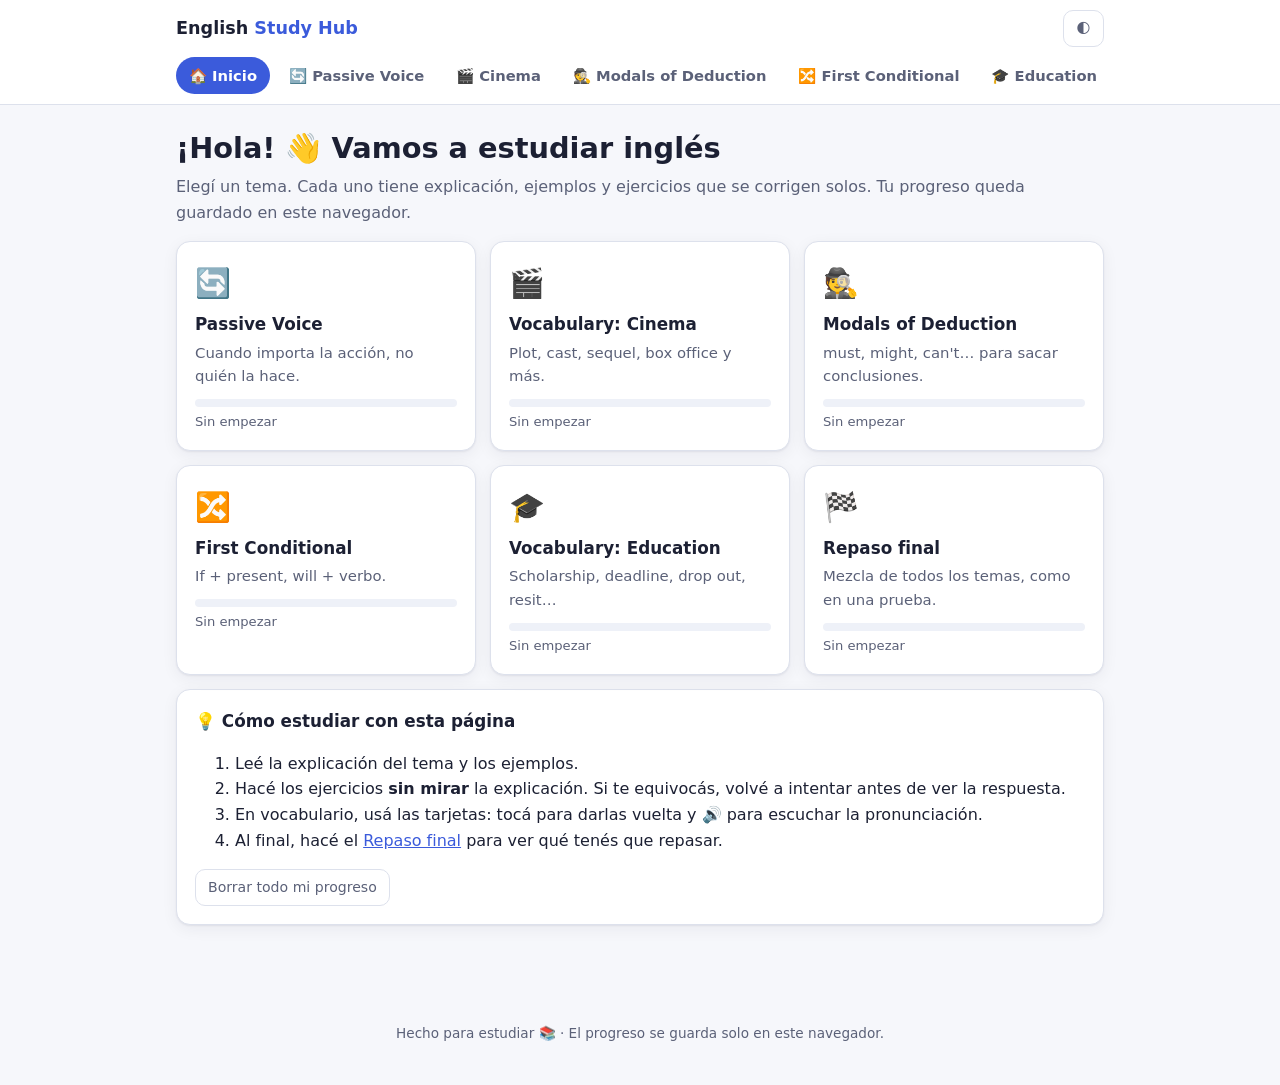
<file: index.html>
<!doctype html>
<html lang="es">
<head>
<meta charset="utf-8">
<meta name="viewport" content="width=device-width, initial-scale=1">
<title>English Study Hub</title>
<meta name="description" content="Página para estudiar inglés: Passive Voice, Modals of Deduction, First Conditional y vocabulario de Cinema y Education.">
<style>
:root{
  --bg:#f6f7fb; --surface:#ffffff; --surface-2:#eef1f8; --text:#1c2033; --muted:#5b6178;
  --border:#dde1ec; --accent:#3b5bdb; --accent-soft:#e3e9ff; --accent-text:#ffffff;
  --ok:#2b8a3e; --ok-soft:#e3f6e8; --bad:#c92a2a; --bad-soft:#fdeaea; --warn-soft:#fff4db; --warn:#8a5a00;
  --shadow:0 1px 2px rgba(20,25,50,.06),0 4px 16px rgba(20,25,50,.06);
  --radius:14px;
}
@media (prefers-color-scheme: dark){
  :root:not([data-theme="light"]){
    --bg:#11131c; --surface:#1a1d29; --surface-2:#232738; --text:#e6e8f2; --muted:#a0a6bd;
    --border:#2f3448; --accent:#7c94ff; --accent-soft:#262e52; --accent-text:#0e1120;
    --ok:#69db7c; --ok-soft:#173222; --bad:#ff8787; --bad-soft:#3a1a1d; --warn-soft:#3a2f12; --warn:#ffd166;
    --shadow:0 1px 2px rgba(0,0,0,.3),0 4px 16px rgba(0,0,0,.25);
  }
}
:root[data-theme="dark"]{
  --bg:#11131c; --surface:#1a1d29; --surface-2:#232738; --text:#e6e8f2; --muted:#a0a6bd;
  --border:#2f3448; --accent:#7c94ff; --accent-soft:#262e52; --accent-text:#0e1120;
  --ok:#69db7c; --ok-soft:#173222; --bad:#ff8787; --bad-soft:#3a1a1d; --warn-soft:#3a2f12; --warn:#ffd166;
  --shadow:0 1px 2px rgba(0,0,0,.3),0 4px 16px rgba(0,0,0,.25);
}
*{box-sizing:border-box}
html{-webkit-text-size-adjust:100%}
body{margin:0;background:var(--bg);color:var(--text);font:16px/1.6 system-ui,-apple-system,"Segoe UI",Roboto,Helvetica,Arial,sans-serif}
a{color:var(--accent)}
header.top{position:sticky;top:0;z-index:10;background:var(--surface);border-bottom:1px solid var(--border)}
.top-inner{max-width:960px;margin:0 auto;padding:10px 16px;display:flex;align-items:center;gap:12px}
.brand{font-weight:800;font-size:1.1rem;text-decoration:none;color:var(--text);white-space:nowrap}
.brand span{color:var(--accent)}
nav.tabs{max-width:960px;margin:0 auto;padding:0 16px 10px;display:flex;gap:6px;overflow-x:auto;scrollbar-width:thin}
nav.tabs a{flex:0 0 auto;text-decoration:none;color:var(--muted);padding:6px 12px;border-radius:999px;font-size:.92rem;font-weight:600;border:1px solid transparent}
nav.tabs a:hover{background:var(--surface-2)}
nav.tabs a.active{background:var(--accent);color:var(--accent-text)}
.theme-btn{margin-left:auto}
main{max-width:960px;margin:0 auto;padding:20px 16px 64px}
section.page{display:none}
section.page.active{display:block}
h1{font-size:1.8rem;line-height:1.2;margin:.2em 0 .3em}
h2{font-size:1.3rem;margin:1.6em 0 .5em}
h3{font-size:1.05rem;margin:1.2em 0 .4em}
.lead{color:var(--muted);margin-top:0}
.card{background:var(--surface);border:1px solid var(--border);border-radius:var(--radius);padding:18px;box-shadow:var(--shadow);margin:14px 0}
.grid{display:grid;grid-template-columns:repeat(auto-fill,minmax(260px,1fr));gap:14px}
.grid .card{margin:0}
.topic{display:block;text-decoration:none;color:var(--text);transition:transform .15s}
.topic:hover{transform:translateY(-2px)}
.topic .emoji{font-size:1.8rem}
.topic h3{margin:.3em 0 .2em}
.topic p{margin:0 0 10px;color:var(--muted);font-size:.93rem}
.bar{height:8px;background:var(--surface-2);border-radius:99px;overflow:hidden}
.bar i{display:block;height:100%;width:0;background:var(--ok);border-radius:99px;transition:width .3s}
.bar-label{font-size:.82rem;color:var(--muted);margin-top:4px}
.table-wrap{overflow-x:auto;margin:10px 0;border:1px solid var(--border);border-radius:10px}
table{border-collapse:collapse;width:100%;font-size:.94rem;background:var(--surface)}
th,td{text-align:left;padding:8px 10px;border-bottom:1px solid var(--border);vertical-align:top}
th{background:var(--surface-2);font-weight:700}
tr:last-child td{border-bottom:0}
.formula{background:var(--accent-soft);border-radius:10px;padding:12px 14px;font-weight:600;margin:10px 0}
.formula code{font:inherit}
.tip,.warn{border-radius:10px;padding:10px 14px;margin:10px 0}
.tip{background:var(--ok-soft)}
.warn{background:var(--warn-soft)}
.tip b:first-child,.warn b:first-child{display:block}
.ex{color:var(--muted)}
em.hl,b.hl{color:var(--accent);font-style:normal}
.scale{display:grid;grid-template-columns:repeat(3,1fr);gap:8px;margin:12px 0}
.scale div{border-radius:10px;padding:10px;text-align:center;font-size:.92rem}
.scale .s1{background:var(--ok-soft)} .scale .s2{background:var(--warn-soft)} .scale .s3{background:var(--bad-soft)}
.scale strong{display:block;font-size:1.05rem}
button{font:inherit;cursor:pointer}
.btn{background:var(--accent);color:var(--accent-text);border:0;border-radius:10px;padding:8px 14px;font-weight:700}
.ghost{background:transparent;color:var(--muted);border:1px solid var(--border);border-radius:10px;padding:6px 12px;font-size:.88rem}
.ghost:hover{background:var(--surface-2)}
.quiz-head{display:flex;align-items:center;justify-content:space-between;gap:10px;flex-wrap:wrap;margin-bottom:6px}
.score{font-weight:700}
ol.items{padding-left:1.4em;margin:0}
.item{margin:0 0 18px;padding-bottom:14px;border-bottom:1px dashed var(--border)}
.item:last-child{border-bottom:0;margin-bottom:0}
.q{margin:0 0 8px}
.opts{display:flex;flex-wrap:wrap;gap:8px}
.opt{background:var(--surface-2);color:var(--text);border:1px solid var(--border);border-radius:10px;padding:7px 12px;text-align:left}
.opt:hover:not(:disabled){border-color:var(--accent)}
.opt:disabled{cursor:default}
.opt.right{background:var(--ok-soft);border-color:var(--ok);color:var(--text)}
.opt.wrong{background:var(--bad-soft);border-color:var(--bad);text-decoration:line-through}
input.gap,input.rw{font:inherit;color:var(--text);background:var(--surface);border:1px solid var(--border);border-bottom:2px solid var(--accent);border-radius:6px;padding:3px 8px;margin:2px 4px;min-width:0}
input.gap{width:9.5em;max-width:100%}
input.rw{display:block;width:100%;margin:6px 0}
input.right{border-color:var(--ok);background:var(--ok-soft)}
input.wrong{border-color:var(--bad);background:var(--bad-soft)}
.actions{display:flex;gap:8px;margin-top:6px;flex-wrap:wrap}
.fb{margin-top:8px;font-size:.93rem;border-radius:8px}
.fb:empty{display:none}
.fb.ok{color:var(--ok)} .fb.bad{color:var(--bad)}
.fb .ans{color:var(--text)}
.bank{display:flex;flex-wrap:wrap;gap:6px;margin:6px 0 14px}
.bank span{background:var(--accent-soft);padding:3px 10px;border-radius:99px;font-size:.9rem;font-weight:600}
.cards{display:grid;grid-template-columns:repeat(auto-fill,minmax(150px,1fr));gap:10px;margin:10px 0}
.flash{position:relative;background:var(--surface);border:1px solid var(--border);border-radius:12px;padding:14px 12px 12px;min-height:118px;cursor:pointer;box-shadow:var(--shadow);display:flex;flex-direction:column;justify-content:center;text-align:center;user-select:none}
.flash:focus-visible{outline:3px solid var(--accent);outline-offset:2px}
.flash .en{font-weight:800;font-size:1.05rem}
.flash .back{display:none}
.flash.flipped{background:var(--accent-soft)}
.flash.flipped .back{display:block}
.flash.flipped .front-hint{display:none}
.flash .es{font-weight:700;color:var(--accent);margin-top:4px}
.flash .exs{font-size:.85rem;color:var(--muted);margin-top:4px}
.front-hint{font-size:.78rem;color:var(--muted);margin-top:6px}
.speak{position:absolute;top:6px;right:6px;background:transparent;border:0;font-size:1rem;padding:2px 4px;border-radius:6px;opacity:.75}
.speak:hover{opacity:1;background:var(--surface-2)}
.toolbar{display:flex;gap:8px;flex-wrap:wrap;align-items:center;margin:8px 0}
.toolbar input{font:inherit;color:var(--text);background:var(--surface);border:1px solid var(--border);border-radius:10px;padding:6px 10px;flex:1 1 180px;min-width:0}
.pill{display:inline-block;font-size:.75rem;font-weight:700;padding:1px 8px;border-radius:99px;background:var(--surface-2);color:var(--muted);margin-left:4px;vertical-align:middle}
footer{color:var(--muted);text-align:center;font-size:.85rem;padding:20px 16px 40px}
@media (max-width:560px){
  h1{font-size:1.5rem}
  .card{padding:14px}
  .scale{grid-template-columns:1fr}
}
</style>
</head>
<body>
<header class="top">
  <div class="top-inner">
    <a class="brand" href="#home">English <span>Study Hub</span></a>
    <button class="ghost theme-btn" id="themeBtn" aria-label="Cambiar tema">🌓</button>
  </div>
  <nav class="tabs" id="tabs">
    <a href="#home">🏠 Inicio</a>
    <a href="#passive">🔄 Passive Voice</a>
    <a href="#cinema">🎬 Cinema</a>
    <a href="#modals">🕵️ Modals of Deduction</a>
    <a href="#conditional">🔀 First Conditional</a>
    <a href="#education">🎓 Education</a>
    <a href="#repaso">🏁 Repaso final</a>
  </nav>
</header>

<main>

<!-- ================= HOME ================= -->
<section class="page" id="home">
  <h1>¡Hola! 👋 Vamos a estudiar inglés</h1>
  <p class="lead">Elegí un tema. Cada uno tiene explicación, ejemplos y ejercicios que se corrigen solos. Tu progreso queda guardado en este navegador.</p>
  <div class="grid">
    <a class="card topic" href="#passive"><div class="emoji">🔄</div><h3>Passive Voice</h3><p>Cuando importa la acción, no quién la hace.</p><div class="bar"><i data-topic-bar="passive"></i></div><div class="bar-label" data-topic-label="passive"></div></a>
    <a class="card topic" href="#cinema"><div class="emoji">🎬</div><h3>Vocabulary: Cinema</h3><p>Plot, cast, sequel, box office y más.</p><div class="bar"><i data-topic-bar="cinema"></i></div><div class="bar-label" data-topic-label="cinema"></div></a>
    <a class="card topic" href="#modals"><div class="emoji">🕵️</div><h3>Modals of Deduction</h3><p>must, might, can't… para sacar conclusiones.</p><div class="bar"><i data-topic-bar="modals"></i></div><div class="bar-label" data-topic-label="modals"></div></a>
    <a class="card topic" href="#conditional"><div class="emoji">🔀</div><h3>First Conditional</h3><p>If + present, will + verbo.</p><div class="bar"><i data-topic-bar="conditional"></i></div><div class="bar-label" data-topic-label="conditional"></div></a>
    <a class="card topic" href="#education"><div class="emoji">🎓</div><h3>Vocabulary: Education</h3><p>Scholarship, deadline, drop out, resit…</p><div class="bar"><i data-topic-bar="education"></i></div><div class="bar-label" data-topic-label="education"></div></a>
    <a class="card topic" href="#repaso"><div class="emoji">🏁</div><h3>Repaso final</h3><p>Mezcla de todos los temas, como en una prueba.</p><div class="bar"><i data-topic-bar="repaso"></i></div><div class="bar-label" data-topic-label="repaso"></div></a>
  </div>
  <div class="card">
    <h3 style="margin-top:0">💡 Cómo estudiar con esta página</h3>
    <ol>
      <li>Leé la explicación del tema y los ejemplos.</li>
      <li>Hacé los ejercicios <b>sin mirar</b> la explicación. Si te equivocás, volvé a intentar antes de ver la respuesta.</li>
      <li>En vocabulario, usá las tarjetas: tocá para darlas vuelta y 🔊 para escuchar la pronunciación.</li>
      <li>Al final, hacé el <a href="#repaso">Repaso final</a> para ver qué tenés que repasar.</li>
    </ol>
    <button class="ghost" id="resetAll">Borrar todo mi progreso</button>
  </div>
</section>

<!-- ================= PASSIVE ================= -->
<section class="page" id="passive">
  <h1>🔄 Passive Voice</h1>
  <p class="lead">La voz pasiva se usa cuando lo importante es <b>la acción o el objeto</b>, no quién la hace (porque no lo sabemos, es obvio o no importa).</p>

  <div class="card">
    <h2 style="margin-top:0">Activa vs. pasiva</h2>
    <div class="table-wrap"><table>
      <tr><th>Activa</th><th>Pasiva</th></tr>
      <tr><td><b>James Cameron</b> directed <b>Titanic</b>.</td><td><b>Titanic</b> was directed by James Cameron.</td></tr>
      <tr><td>Someone stole <b>my bike</b>.</td><td><b>My bike</b> was stolen.</td></tr>
    </table></div>
    <div class="formula">Estructura: objeto + <b class="hl">be</b> (en el tiempo del verbo original) + <b class="hl">participio pasado</b> (+ by + quién lo hace)</div>
    <p>El truco: el verbo <b>be</b> toma el tiempo verbal de la oración activa, y el verbo principal siempre va en <b>participio</b> (3ª columna).</p>
  </div>

  <div class="card">
    <h2 style="margin-top:0">La pasiva en cada tiempo verbal</h2>
    <div class="table-wrap"><table>
      <tr><th>Tiempo</th><th>Forma de be</th><th>Activa</th><th>Pasiva</th></tr>
      <tr><td>Present simple</td><td>am / is / are + pp</td><td>They make films here.</td><td>Films <b>are made</b> here.</td></tr>
      <tr><td>Present continuous</td><td>am / is / are being + pp</td><td>They are repairing the cinema.</td><td>The cinema <b>is being repaired</b>.</td></tr>
      <tr><td>Past simple</td><td>was / were + pp</td><td>Nolan directed Inception.</td><td>Inception <b>was directed</b> by Nolan.</td></tr>
      <tr><td>Past continuous</td><td>was / were being + pp</td><td>They were filming a scene.</td><td>A scene <b>was being filmed</b>.</td></tr>
      <tr><td>Present perfect</td><td>has / have been + pp</td><td>They have cancelled the show.</td><td>The show <b>has been cancelled</b>.</td></tr>
      <tr><td>Past perfect</td><td>had been + pp</td><td>They had sold all the tickets.</td><td>All the tickets <b>had been sold</b>.</td></tr>
      <tr><td>Future (will)</td><td>will be + pp</td><td>They will announce the winners.</td><td>The winners <b>will be announced</b>.</td></tr>
      <tr><td>going to</td><td>am/is/are going to be + pp</td><td>They are going to release a sequel.</td><td>A sequel <b>is going to be released</b>.</td></tr>
      <tr><td>Modales</td><td>modal + be + pp</td><td>You must turn off your phone.</td><td>Your phone <b>must be turned off</b>.</td></tr>
    </table></div>
  </div>

  <div class="card">
    <h2 style="margin-top:0">Negativas y preguntas</h2>
    <p>Se forman con el verbo <b>be</b>, igual que siempre:</p>
    <ul>
      <li>The film <b>wasn't</b> released in Argentina.</li>
      <li><b>Was</b> the film directed by Spielberg?</li>
      <li>The tickets <b>haven't been</b> sold yet.</li>
      <li><b>Is</b> English spoken in Canada?</li>
    </ul>
    <div class="tip"><b>✅ ¿Cuándo uso "by"?</b>Solo cuando importa quién hizo la acción. No se pone <i>by people, by someone, by them</i>: <span class="ex">❌ My phone was stolen by someone. → ✅ My phone was stolen.</span></div>
    <div class="warn"><b>⚠️ Errores típicos</b>
      ❌ The film directed by Nolan. → ✅ The film <b>was</b> directed by Nolan. (¡falta be!)<br>
      ❌ The house was build in 1990. → ✅ The house was <b>built</b> in 1990. (participio, no infinitivo)</div>
  </div>

  <div class="card">
    <h2 style="margin-top:0">Participios irregulares que vas a necesitar</h2>
    <div class="table-wrap"><table>
      <tr><th>Verbo</th><th>Participio</th><th>Verbo</th><th>Participio</th></tr>
      <tr><td>make</td><td>made</td><td>write</td><td>written</td></tr>
      <tr><td>build</td><td>built</td><td>give</td><td>given</td></tr>
      <tr><td>sell</td><td>sold</td><td>take</td><td>taken</td></tr>
      <tr><td>find</td><td>found</td><td>see</td><td>seen</td></tr>
      <tr><td>shoot (filmar)</td><td>shot</td><td>steal</td><td>stolen</td></tr>
      <tr><td>speak</td><td>spoken</td><td>choose</td><td>chosen</td></tr>
      <tr><td>break</td><td>broken</td><td>teach</td><td>taught</td></tr>
    </table></div>
  </div>

  <h2>✏️ Ejercicio 1: Elegí la opción correcta</h2>
  <div class="card" data-quiz="passive1"></div>
  <h2>✏️ Ejercicio 2: Completá con la pasiva</h2>
  <p class="lead">Escribí el verbo entre paréntesis en voz pasiva, en el tiempo correcto.</p>
  <div class="card" data-quiz="passive2"></div>
  <h2>✏️ Ejercicio 3: Pasá a voz pasiva</h2>
  <p class="lead">Reescribí la oración completa. Usá <i>by</i> solo si es necesario.</p>
  <div class="card" data-quiz="passive3"></div>
</section>

<!-- ================= CINEMA ================= -->
<section class="page" id="cinema">
  <h1>🎬 Vocabulary: Cinema</h1>
  <p class="lead">Tocá cada tarjeta para ver la traducción y un ejemplo. Tocá 🔊 para escuchar la pronunciación.</p>
  <div class="toolbar">
    <input type="search" placeholder="Buscar palabra…" data-filter="cinema" aria-label="Buscar palabra">
    <button class="ghost" data-shuffle="cinema">🔀 Mezclar</button>
    <button class="ghost" data-flipall="cinema">↻ Dar vuelta todas</button>
  </div>
  <div class="cards" data-cards="cinema"></div>

  <div class="card">
    <h3 style="margin-top:0">🎭 Film genres</h3>
    <p>action film · comedy · romantic comedy (rom-com) · drama · horror film · thriller · science fiction (sci-fi) · fantasy · animated film · documentary · musical · war film · western</p>
    <h3>⭐ Adjetivos para opinar sobre una película</h3>
    <div class="table-wrap"><table>
      <tr><th>Positivos 👍</th><th>Negativos 👎</th></tr>
      <tr><td><b>gripping</b> – atrapante</td><td><b>dull / boring</b> – aburrida</td></tr>
      <tr><td><b>moving</b> – conmovedora</td><td><b>predictable</b> – predecible</td></tr>
      <tr><td><b>hilarious</b> – muy graciosa</td><td><b>overrated</b> – sobrevalorada</td></tr>
      <tr><td><b>breathtaking</b> – impresionante</td><td><b>far-fetched</b> – poco creíble</td></tr>
      <tr><td><b>thought-provoking</b> – que te hace pensar</td><td><b>too long / slow</b> – demasiado larga / lenta</td></tr>
    </table></div>
    <h3>💬 Frases útiles para hablar de una película</h3>
    <ul>
      <li>It's <b>set in</b> London in the 1940s.</li>
      <li>It <b>stars</b> Zendaya and Tom Holland.</li>
      <li>It's <b>directed by</b> Greta Gerwig.</li>
      <li>It's <b>based on</b> a true story / a novel.</li>
      <li>The <b>plot</b> is about a girl who…</li>
      <li>I'd (don't) <b>recommend</b> it because…</li>
    </ul>
  </div>

  <h2>✏️ Ejercicio 1: ¿Cómo se dice en inglés?</h2>
  <div class="card" data-vquiz="cinema"></div>
  <h2>✏️ Ejercicio 2: Completá con la palabra correcta</h2>
  <div class="card">
    <div class="bank"><span>box office</span><span>plot twist</span><span>cast</span><span>subtitles</span><span>set in</span><span>sequel</span><span>review</span><span>starring</span></div>
    <div data-quiz="cinema1"></div>
  </div>
</section>

<!-- ================= MODALS ================= -->
<section class="page" id="modals">
  <h1>🕵️ Modals of Deduction</h1>
  <p class="lead">Usamos estos modales para <b>sacar conclusiones</b> o decir qué tan seguros estamos de algo, a partir de lo que vemos o sabemos. Como un detective.</p>

  <div class="card">
    <h2 style="margin-top:0">En presente</h2>
    <div class="scale">
      <div class="s1"><strong>must</strong>Estoy casi seguro de que <b>sí</b> (95%)</div>
      <div class="s2"><strong>might / may / could</strong>Es <b>posible</b> (50%)</div>
      <div class="s3"><strong>can't</strong>Estoy casi seguro de que <b>no</b> (95%)</div>
    </div>
    <div class="formula">sujeto + must / might / may / could / can't + verbo base</div>
    <ul>
      <li>She's been working all day. She <b>must be</b> tired. <span class="ex">(seguro que está cansada)</span></li>
      <li>I don't know where Tom is. He <b>might be</b> at the cinema. <span class="ex">(puede ser)</span></li>
      <li>You've just eaten a huge pizza. You <b>can't be</b> hungry! <span class="ex">(imposible)</span></li>
    </ul>
    <p>Para algo que está pasando <b>ahora</b>, usamos <b>be + -ing</b>:</p>
    <ul><li>The lights are off. They <b>must be sleeping</b>.</li><li>He's not answering. He <b>might be watching</b> a film.</li></ul>
  </div>

  <div class="card">
    <h2 style="margin-top:0">En pasado</h2>
    <div class="formula">sujeto + must / might / may / could / can't / couldn't + <b class="hl">have + participio</b></div>
    <div class="table-wrap"><table>
      <tr><th>Modal</th><th>Significado</th><th>Ejemplo</th></tr>
      <tr><td><b>must have</b> + pp</td><td>seguro que pasó</td><td>The streets are wet. It <b>must have rained</b>.</td></tr>
      <tr><td><b>might / may / could have</b> + pp</td><td>quizás pasó</td><td>She's late. She <b>might have missed</b> the bus.</td></tr>
      <tr><td><b>can't / couldn't have</b> + pp</td><td>imposible que haya pasado</td><td>He <b>can't have seen</b> the film. It isn't out yet.</td></tr>
    </table></div>
  </div>

  <div class="card">
    <div class="warn"><b>⚠️ Errores típicos</b>
      ❌ He <b>mustn't</b> be at home. → ✅ He <b>can't</b> be at home. (<i>mustn't</i> es prohibición, no deducción)<br>
      ❌ It <b>can</b> be true. → ✅ It <b>might / could</b> be true. (para posibilidad no se usa <i>can</i>)<br>
      ❌ She must <b>to</b> be tired. → ✅ She must be tired. (después de un modal, nunca <i>to</i>)<br>
      ❌ He must have <b>went</b>. → ✅ He must have <b>gone</b>. (participio)</div>
    <div class="tip"><b>✅ Truco para reconocerlos</b>Si en español dirías "<i>seguro que…</i>" → <b>must</b>. "<i>Capaz que / quizás…</i>" → <b>might</b>. "<i>No puede ser que…</i>" → <b>can't</b>.</div>
  </div>

  <h2>✏️ Ejercicio 1: Elegí el modal correcto</h2>
  <div class="card" data-quiz="modals1"></div>
  <h2>✏️ Ejercicio 2: Reescribí con un modal de deducción</h2>
  <p class="lead">Ejemplo: <i>I'm sure he is at home.</i> → <i>He must be at home.</i></p>
  <div class="card" data-quiz="modals2"></div>
</section>

<!-- ================= FIRST CONDITIONAL ================= -->
<section class="page" id="conditional">
  <h1>🔀 First Conditional</h1>
  <p class="lead">Se usa para hablar de situaciones <b>reales o posibles en el futuro</b> y su resultado probable.</p>

  <div class="card">
    <div class="formula">If + <b class="hl">present simple</b>, &nbsp;<b class="hl">will</b> + verbo base</div>
    <ul>
      <li>If it <b>rains</b> tomorrow, we <b>will stay</b> at home.</li>
      <li>If you <b>study</b>, you<b>'ll pass</b> the exam.</li>
      <li>If she <b>doesn't hurry</b>, she <b>won't catch</b> the bus.</li>
    </ul>
    <p>Las dos partes se pueden invertir. Si el <i>if</i> va primero, se pone <b>coma</b>; si va en el medio, no:</p>
    <ul><li>We'll stay at home <b>if</b> it rains.</li></ul>
    <div class="warn"><b>⚠️ El error más común</b>Nunca va <i>will</i> después de <i>if</i>:<br>❌ If it <b>will rain</b>, we'll stay home. → ✅ If it <b>rains</b>, we'll stay home.</div>
  </div>

  <div class="card">
    <h2 style="margin-top:0">Variantes</h2>
    <div class="table-wrap"><table>
      <tr><th>En lugar de will…</th><th>Ejemplo</th></tr>
      <tr><td><b>may / might</b> (menos seguro)</td><td>If you go to bed late, you <b>might</b> feel tired.</td></tr>
      <tr><td><b>can</b> (permiso / posibilidad)</td><td>If you finish your homework, you <b>can</b> watch TV.</td></tr>
      <tr><td><b>imperativo</b> (orden / consejo)</td><td>If you see Tom, <b>tell</b> him to call me.</td></tr>
      <tr><td><b>going to</b></td><td>If they lose again, the coach <b>is going to</b> quit.</td></tr>
    </table></div>
  </div>

  <div class="card">
    <h2 style="margin-top:0">unless, when, as soon as</h2>
    <ul>
      <li><b>unless</b> = <i>if … not</i> (a menos que): <b>Unless</b> you study, you'll fail. = If you <b>don't</b> study, you'll fail.</li>
      <li><b>when</b> = estás seguro de que va a pasar: I'll call you <b>when</b> I get home. (seguro llego)</li>
      <li><b>if</b> = puede pasar o no: I'll call you <b>if</b> I have time. (no sé si voy a tener)</li>
      <li><b>as soon as / before / after / until</b> también van con presente: I'll text you <b>as soon as</b> I <b>arrive</b>.</li>
    </ul>
    <div class="warn"><b>⚠️ Ojo con unless</b>Unless ya es negativo: ❌ Unless you <b>don't</b> study… → ✅ Unless you study…</div>
    <div class="tip"><b>✅ Comparalo con el Zero Conditional</b>Zero (verdades generales): If you heat ice, it <b>melts</b>. (siempre pasa)<br>First (una situación concreta del futuro): If you leave the ice outside, it <b>will melt</b>.</div>
  </div>

  <h2>✏️ Ejercicio 1: Completá con la forma correcta</h2>
  <div class="card" data-quiz="cond1"></div>
  <h2>✏️ Ejercicio 2: Elegí la opción correcta</h2>
  <div class="card" data-quiz="cond2"></div>
  <h2>✏️ Ejercicio 3: Uní las dos ideas en una oración</h2>
  <p class="lead">Ejemplo: <i>You study. You pass.</i> → <i>If you study, you will pass.</i></p>
  <div class="card" data-quiz="cond3"></div>
</section>

<!-- ================= EDUCATION ================= -->
<section class="page" id="education">
  <h1>🎓 Vocabulary: Education</h1>
  <p class="lead">Tocá cada tarjeta para ver la traducción y un ejemplo. 🇬🇧 = inglés británico, 🇺🇸 = inglés americano.</p>
  <div class="toolbar">
    <input type="search" placeholder="Buscar palabra…" data-filter="education" aria-label="Buscar palabra">
    <button class="ghost" data-shuffle="education">🔀 Mezclar</button>
    <button class="ghost" data-flipall="education">↻ Dar vuelta todas</button>
  </div>
  <div class="cards" data-cards="education"></div>

  <div class="card">
    <h3 style="margin-top:0">🧩 Collocations (palabras que van juntas)</h3>
    <div class="table-wrap"><table>
      <tr><th>Verbo</th><th>Combinaciones</th></tr>
      <tr><td><b>take / sit</b></td><td>an exam, a test, a course</td></tr>
      <tr><td><b>do</b></td><td>homework, research, a course, an exercise</td></tr>
      <tr><td><b>make</b></td><td>progress, a mistake, notes (también <i>take notes</i>)</td></tr>
      <tr><td><b>get</b></td><td>a degree, good/bad marks, a scholarship</td></tr>
      <tr><td><b>pay</b></td><td>attention, tuition fees</td></tr>
      <tr><td><b>hand in</b></td><td>an assignment, an essay, homework</td></tr>
    </table></div>
    <div class="warn"><b>⚠️ Falsos amigos</b>
      <b>career</b> = carrera profesional (trabajo). "Estudio la carrera de Medicina" = <i>I'm studying Medicine / doing a degree in Medicine</i>.<br>
      <b>college</b> no es "colegio": en EE.UU. es la universidad. El colegio = <i>school</i>.<br>
      <b>to approve</b> ≠ aprobar un examen. Aprobar = <i>to pass</i>.<br>
      <b>lecture</b> ≠ lectura. Es una clase o conferencia. Lectura = <i>reading</i>.</div>
  </div>

  <h2>✏️ Ejercicio 1: ¿Cómo se dice en inglés?</h2>
  <div class="card" data-vquiz="education"></div>
  <h2>✏️ Ejercicio 2: Completá con la palabra correcta</h2>
  <div class="card">
    <div class="bank"><span>scholarship</span><span>deadline</span><span>dropped out</span><span>revise</span><span>plagiarism</span><span>gap year</span><span>enrol</span><span>resit</span></div>
    <div data-quiz="edu1"></div>
  </div>
  <h2>✏️ Ejercicio 3: Collocations</h2>
  <div class="card" data-quiz="edu2"></div>
</section>

<!-- ================= REPASO ================= -->
<section class="page" id="repaso">
  <h1>🏁 Repaso final</h1>
  <p class="lead">Preguntas de todos los temas mezcladas. Si te equivocás en alguna, volvé a ese tema y repasalo.</p>
  <div class="card" data-quiz="repaso"></div>
</section>

</main>
<footer>Hecho para estudiar 📚 · El progreso se guarda solo en este navegador.</footer>

<script>
/* ===================== DATOS ===================== */
// En "mc" la opción correcta es la primera (se mezclan al mostrarse).
// En "gaps" y "rw", las respuestas alternativas se separan con |
const Q = {
  passive1: {type:"mc", items:[
    {q:"<i>Titanic</i> ___ by James Cameron.", o:["was directed","directed","is directing"], e:"Pasado simple pasivo: was + participio."},
    {q:"English ___ all over the world.", o:["is spoken","speaks","is speaking"], e:"Present simple pasivo: is + spoken."},
    {q:"The new cinema ___ right now.", o:["is being built","is built","is building"], e:"<i>Right now</i> → present continuous pasivo: is being + pp."},
    {q:"The film ___ in 2019.", o:["was released","released","has released"], e:"Fecha del pasado → was released."},
    {q:"The tickets ___ yet.", o:["haven't been sold","haven't sold","weren't sold"], e:"<i>Yet</i> → present perfect pasivo: have been + pp."},
    {q:"The winners ___ tomorrow.", o:["will be announced","will announce","are announce"], e:"Futuro pasivo: will be + pp."},
    {q:"Popcorn ___ inside the cinema.", o:["can be bought","can buy","can bought"], e:"Modal pasivo: modal + be + pp."},
    {q:"When we arrived, the scene ___.", o:["was being filmed","was filming","is being filmed"], e:"Acción en progreso en el pasado → was being + pp."}
  ]},
  passive2: {type:"gaps", items:[
    {q:"The Harry Potter books ___ (write) by J.K. Rowling.", a:["were written"]},
    {q:"Thousands of films ___ (make) in India every year.", a:["are made"]},
    {q:"My phone ___ (steal) last night.", a:["was stolen"]},
    {q:"The movie ___ (show) at the moment in cinemas.", a:["is being shown"]},
    {q:"Look! The show ___ (cancel).", a:["has been cancelled|has been canceled"], e:"Resultado presente de algo reciente → present perfect."},
    {q:"The new series ___ (release) next month.", a:["will be released|is going to be released"]},
    {q:"___ the film ___ (shoot) in New Zealand?", a:["was|is","shot"], e:"Pregunta en pasiva: Was + sujeto + participio."},
    {q:"Mobile phones ___ (must / turn off) during the film.", a:["must be turned off|must be switched off"]}
  ]},
  passive3: {type:"rw", items:[
    {q:"People speak Spanish in Argentina.", a:"Spanish is spoken in Argentina"},
    {q:"Steven Spielberg directed <i>Jaws</i>.", a:"Jaws was directed by Steven Spielberg|Jaws was directed by Spielberg"},
    {q:"They are filming a new series.", a:"A new series is being filmed"},
    {q:"Someone has stolen my bike.", a:"My bike has been stolen"},
    {q:"They will show the film at 9 pm.", a:"The film will be shown at 9 pm|The film will be shown at 9pm|The film will be shown at 9"},
    {q:"They didn't invite me to the premiere.", a:"I wasn't invited to the premiere"},
    {q:"Did Taika Waititi write the script?", a:"Was the script written by Taika Waititi"},
    {q:"You must turn off your phone.", a:"Your phone must be turned off|Your phone must be switched off"}
  ]},
  cinema1: {type:"gaps", items:[
    {q:"The film was a huge success at the ___ .", a:["box office"]},
    {q:"I didn't expect that ___ at the end! I was shocked.", a:["plot twist"]},
    {q:"The ___ is amazing: it includes Meryl Streep and Tom Hanks.", a:["cast"]},
    {q:"I prefer watching films in English with ___ .", a:["subtitles"]},
    {q:"The story is ___ New York in the 1920s.", a:["set in"]},
    {q:"They are making a ___ because the first film was so popular.", a:["sequel"]},
    {q:"I read a terrible ___ of the film in the newspaper.", a:["review"]},
    {q:"It's a new comedy ___ Emma Stone.", a:["starring"]}
  ]},
  modals1: {type:"mc", items:[
    {q:"The lights are off. They ___ be at home.", o:["can't","must","might"], e:"Luces apagadas → seguro que no están: can't."},
    {q:"She's been studying all day. She ___ be tired.", o:["must","can't","mustn't"], e:"Seguro que sí → must. (<i>mustn't</i> es prohibición.)"},
    {q:"I'm not sure where Tom is. He ___ be in the library.", o:["might","must","can't"], e:"No estoy seguro → might (posibilidad)."},
    {q:"You've just eaten a huge pizza. You ___ be hungry!", o:["can't","must","may"], e:"Imposible → can't."},
    {q:"The streets are wet. It ___ rained last night.", o:["must have","can't have","must"], e:"Deducción sobre el pasado → must have + pp."},
    {q:"She ___ written that email. She doesn't have internet.", o:["can't have","must have","should have"], e:"Imposible en el pasado → can't have + pp."},
    {q:"I don't know why she's late. She ___ have missed the bus.", o:["may","must","can't"], e:"Posibilidad en el pasado → may/might/could have."},
    {q:"Your phone ___ be ringing. I can hear it in your bag.", o:["must","can't","mustn't"], e:"Lo escucho → seguro que sí: must be + -ing."},
    {q:"He ___ seen the film. It isn't in cinemas yet!", o:["can't have","must have","might have"], e:"Imposible → can't have seen."},
    {q:"Which one is correct?", o:["It might be true.","It can be true.","It must to be true."], e:"Para posibilidad usamos might/may/could, y nunca <i>to</i> después del modal."}
  ]},
  modals2: {type:"rw", items:[
    {q:"I'm sure he is at the cinema.", a:"He must be at the cinema"},
    {q:"I'm sure she isn't the director.", a:"She can't be the director|She cannot be the director|She couldn't be the director"},
    {q:"Maybe they are watching a film.", a:"They might be watching a film|They may be watching a film|They could be watching a film"},
    {q:"I'm sure you were exhausted after the trip.", a:"You must have been exhausted after the trip"},
    {q:"It's impossible that he forgot the tickets.", a:"He can't have forgotten the tickets|He couldn't have forgotten the tickets|He cannot have forgotten the tickets"},
    {q:"Perhaps she lost her keys.", a:"She might have lost her keys|She may have lost her keys|She could have lost her keys"}
  ]},
  cond1: {type:"gaps", items:[
    {q:"If it ___ (rain) tomorrow, we ___ (watch) a film at home.", a:["rains","will watch"]},
    {q:"If you ___ (not / hurry), you ___ (miss) the bus.", a:["don't hurry","will miss"]},
    {q:"She ___ (be) angry if you ___ (tell) her.", a:["will be","tell"]},
    {q:"If I ___ (pass) the exam, my parents ___ (buy) me a new phone.", a:["pass","will buy"]},
    {q:"We ___ (not / go) to the beach unless the weather ___ (improve).", a:["won't go","improves"]},
    {q:"What ___ you ___ (do) if they ___ (not / come)?", a:["will","do","don't come"]},
    {q:"I'll call you as soon as I ___ (arrive).", a:["arrive"], e:"Después de <i>as soon as</i> va presente, no <i>will</i>."},
    {q:"If he ___ (study) hard, he ___ (get) a scholarship.", a:["studies","will get|might get|may get"]}
  ]},
  cond2: {type:"mc", items:[
    {q:"___ you study, you won't pass.", o:["Unless","If","When"], e:"Unless = if not: si no estudiás, no aprobás."},
    {q:"If she ___ late, we'll start without her.", o:["is","will be","would be"], e:"Después de <i>if</i> va present simple."},
    {q:"I'll text you when I ___ home.", o:["get","will get","got"], e:"Después de <i>when</i> (futuro) va presente."},
    {q:"___ I see Tom tomorrow, I'll tell him. (No sé si lo voy a ver.)", o:["If","When","Unless"], e:"No es seguro → if."},
    {q:"Which sentence is correct?", o:["If I have time, I'll help you.","If I will have time, I'll help you.","If I have time, I help you tomorrow."], e:"If + presente, will + verbo."},
    {q:"You can't go out ___ you finish your homework.", o:["unless","if","when"], e:"No podés salir a menos que termines → unless."},
    {q:"If you don't wear a coat, you ___ cold.", o:["will be","are being","would"], e:"Resultado futuro → will + verbo."},
    {q:"Which sentence is correct?", o:["Unless it rains, we'll play outside.","Unless it doesn't rain, we'll play outside.","Unless it will rain, we'll play outside."], e:"Unless ya es negativo: no se agrega <i>don't</i>."}
  ]},
  cond3: {type:"rw", items:[
    {q:"It rains. We stay at home.", a:"If it rains, we will stay at home|If it rains, we'll stay at home|If it rains we will stay at home|If it rains we'll stay at home|We will stay at home if it rains"},
    {q:"You don't study. You fail the exam.", a:"If you don't study, you will fail the exam|If you don't study you will fail the exam|You will fail the exam if you don't study|Unless you study, you will fail the exam|Unless you study you will fail the exam"},
    {q:"She gets a scholarship. She goes to university.", a:"If she gets a scholarship, she will go to university|If she gets a scholarship she will go to university|She will go to university if she gets a scholarship"},
    {q:"The film is boring. I leave the cinema.", a:"If the film is boring, I will leave the cinema|If the film is boring I will leave the cinema|I will leave the cinema if the film is boring"}
  ]},
  edu1: {type:"gaps", items:[
    {q:"She got a ___ , so she doesn't have to pay tuition fees.", a:["scholarship"]},
    {q:"The ___ for the essay is next Friday. Don't be late!", a:["deadline"]},
    {q:"He ___ of university in his second year to start a business.", a:["dropped out"]},
    {q:"I can't go out tonight. I have to ___ for my exam tomorrow.", a:["revise|review|study"]},
    {q:"Copying from the internet without saying where it's from is called ___ .", a:["plagiarism"]},
    {q:"After finishing school, she took a ___ to travel around Asia.", a:["gap year"]},
    {q:"You need to ___ on the course before September.", a:["enrol|enroll"]},
    {q:"If you fail, you can ___ the exam in December.", a:["resit|retake"]}
  ]},
  edu2: {type:"mc", items:[
    {q:"I have to ___ my homework before dinner.", o:["do","make","take"], e:"do homework."},
    {q:"Don't worry, everybody ___ mistakes when they learn a language.", o:["makes","does","takes"], e:"make a mistake."},
    {q:"She ___ a degree in Biology last year.", o:["got","did make","took up"], e:"get a degree."},
    {q:"Please ___ attention, this will be in the exam!", o:["pay","do","make"], e:"pay attention."},
    {q:"We have to ___ in the assignment by Monday.", o:["hand","give","take"], e:"hand in = entregar."},
    {q:"When do you ___ your final exams?", o:["take","make","pass by"], e:"take / sit an exam = rendir."},
    {q:"\"Aprobé el examen\" en inglés es:", o:["I passed the exam.","I approved the exam.","I took off the exam."], e:"Aprobar un examen = pass. <i>Approve</i> es dar el visto bueno."},
    {q:"\"Estudio la carrera de Derecho\":", o:["I'm studying Law.","I'm studying the career of Law.","I'm doing the career of Law."], e:"<i>Career</i> es la vida profesional, no la carrera universitaria."}
  ]},
  repaso: {type:"mc", items:[
    {q:"The Oscars ___ every year in Los Angeles.", o:["are held","hold","are holding"], e:"Passive, present simple."},
    {q:"<i>Oppenheimer</i> ___ by Christopher Nolan.", o:["was directed","directed","was direct"], e:"Passive, past simple."},
    {q:"He isn't answering his phone. He ___ be in class.", o:["might","mustn't","can"], e:"Modals of deduction: posibilidad → might."},
    {q:"She ___ have finished the essay already. She started it five minutes ago!", o:["can't","must","may"], e:"Imposible → can't have."},
    {q:"If you ___ hard, you'll get good marks.", o:["work","will work","worked"], e:"First conditional: if + presente."},
    {q:"I won't go to the party unless you ___ too.", o:["come","don't come","will come"], e:"Unless + afirmativo, en presente."},
    {q:"The music in a film is called the ___ .", o:["soundtrack","script","trailer"], e:"Cinema vocabulary."},
    {q:"A short video that shows parts of a film before it is released:", o:["trailer","sequel","review"], e:"Cinema vocabulary."},
    {q:"The money students pay to study at a university:", o:["tuition fees","scholarship","grades"], e:"Education vocabulary."},
    {q:"To study a lot in a very short time just before an exam:", o:["to cram","to drop out","to enrol"], e:"Education vocabulary."},
    {q:"The tickets ___ already ___ when we got to the cinema.", o:["had / been sold","have / sold","were / selling"], e:"Passive, past perfect."},
    {q:"Look at her smile! She ___ have passed the exam.", o:["must","can't","mustn't"], e:"Seguro que sí → must have passed."}
  ]}
};

// Vocabulario: [inglés, español, ejemplo]
const V = {
  cinema: [
    ["director","director/a","Greta Gerwig is the director of <i>Barbie</i>."],
    ["cast","elenco","The film has an amazing cast."],
    ["character","personaje","My favourite character is the villain."],
    ["plot","trama, argumento","The plot is about a group of friends who…"],
    ["script","guion","The actors are reading the script."],
    ["scene","escena","The final scene made me cry."],
    ["sequel","secuela","<i>Toy Story 2</i> is the sequel to <i>Toy Story</i>."],
    ["prequel","precuela","The prequel shows what happened before."],
    ["remake","nueva versión","It's a remake of a 1980s film."],
    ["trailer","tráiler, avance","Have you seen the trailer?"],
    ["special effects","efectos especiales","The special effects are incredible."],
    ["soundtrack","banda sonora","I love the soundtrack of this film."],
    ["subtitles","subtítulos","I watch series with English subtitles."],
    ["dubbed","doblada","I don't like dubbed films."],
    ["box office","taquilla, boletería","It was a hit at the box office."],
    ["blockbuster","éxito de taquilla","It's the biggest blockbuster of the summer."],
    ["review","crítica, reseña","The film got great reviews."],
    ["critic","crítico/a","Critics loved the film."],
    ["genre","género","What's your favourite film genre?"],
    ["lead role","papel protagónico","She plays the lead role."],
    ["supporting role","papel secundario","He won an Oscar for a supporting role."],
    ["to star (in)","protagonizar","Zendaya stars in the film."],
    ["audience","público","The audience clapped at the end."],
    ["premiere","estreno (con alfombra roja)","The actors went to the premiere in London."],
    ["to release","estrenar, lanzar","The film will be released in May."],
    ["set in","ambientada en","The story is set in Paris."],
    ["based on","basada en","It's based on a true story."],
    ["plot twist","giro argumental","What a plot twist!"],
    ["spoiler","spoiler","Don't tell me the ending! No spoilers!"],
    ["ending","final","I didn't like the ending."],
    ["cliffhanger","final en suspenso","The series ended with a cliffhanger."],
    ["to shoot / to film","filmar, rodar","The film was shot in Iceland."],
    ["on location","en locaciones reales","They filmed on location in Morocco."],
    ["award","premio","It won three awards."],
    ["to be nominated","estar nominado/a","She was nominated for an Oscar."]
  ],
  education: [
    ["nursery school","jardín de infantes","My little sister goes to nursery school."],
    ["primary school","escuela primaria","I went to primary school near my house."],
    ["secondary school 🇬🇧 / high school 🇺🇸","escuela secundaria","I'm in my fourth year of secondary school."],
    ["state school 🇬🇧 / public school 🇺🇸","escuela pública","Most children go to state schools."],
    ["private school","escuela privada","Private schools can be very expensive."],
    ["boarding school","internado","Harry Potter goes to a boarding school."],
    ["university / college 🇺🇸","universidad","She wants to go to university."],
    ["degree","título universitario","He has a degree in Engineering."],
    ["undergraduate","estudiante de grado","Undergraduates have lectures every day."],
    ["postgraduate","estudiante de posgrado","She's a postgraduate student."],
    ["scholarship","beca","He got a scholarship to study abroad."],
    ["tuition fees","matrícula, aranceles","Tuition fees are very high in the UK."],
    ["curriculum","plan de estudios","Art is part of the school curriculum."],
    ["subject","materia","My favourite subject is History."],
    ["timetable 🇬🇧 / schedule 🇺🇸","horario","Check your timetable for tomorrow."],
    ["term / semester","trimestre / cuatrimestre","The second term starts in July."],
    ["lecture","clase magistral (uni)","The lecture was about climate change."],
    ["lecturer","profesor/a universitario/a","Our lecturer is very strict."],
    ["pupil","alumno/a (escuela)","There are 30 pupils in the class."],
    ["head teacher 🇬🇧 / principal 🇺🇸","director/a de escuela","I was sent to the head teacher's office."],
    ["assignment","trabajo práctico, tarea","I have to finish my History assignment."],
    ["essay","ensayo, redacción","Write a 200-word essay."],
    ["deadline","fecha límite","The deadline is on Friday."],
    ["mark 🇬🇧 / grade 🇺🇸","nota, calificación","I got a good mark in Maths."],
    ["to revise 🇬🇧 / to review 🇺🇸","repasar, estudiar para un examen","I'm revising for my exams."],
    ["to cram","estudiar todo a último momento","I crammed all night for the test."],
    ["to enrol 🇬🇧 / to enroll 🇺🇸","inscribirse","I enrolled on an English course."],
    ["to drop out","abandonar los estudios","He dropped out of university."],
    ["to graduate","recibirse, graduarse","She graduated in 2024."],
    ["to take / sit an exam","rendir un examen","I'm taking my exam on Monday."],
    ["to pass","aprobar","I passed all my exams!"],
    ["to fail","desaprobar, reprobar","He failed the Physics test."],
    ["to resit / retake","volver a rendir","I have to resit Maths in December."],
    ["to skip class / play truant","faltar a clase, hacerse la rata","He skipped class to go to the cinema."],
    ["attendance","asistencia","Attendance is compulsory."],
    ["compulsory","obligatorio","English is a compulsory subject."],
    ["plagiarism","plagio","Plagiarism is a serious offence."],
    ["distance learning","educación a distancia","She's doing a distance learning course."],
    ["gap year","año sabático (antes de la uni)","I'm taking a gap year to travel."],
    ["qualification","título, certificación","You need good qualifications for this job."]
  ]
};

const TOPICS = {
  passive:["passive1","passive2","passive3"],
  cinema:["cinema1"],
  modals:["modals1","modals2"],
  conditional:["cond1","cond2","cond3"],
  education:["edu1","edu2"],
  repaso:["repaso"]
};

/* ===================== UTILIDADES ===================== */
const KEY = "english-study-hub-v1";
const $ = (s, r=document) => r.querySelector(s);
const $$ = (s, r=document) => [...r.querySelectorAll(s)];
function el(tag, cls, html){ const e=document.createElement(tag); if(cls) e.className=cls; if(html!=null) e.innerHTML=html; return e; }
function shuffle(a){ a=a.slice(); for(let i=a.length-1;i>0;i--){ const j=Math.floor(Math.random()*(i+1)); [a[i],a[j]]=[a[j],a[i]]; } return a; }
function norm(s){
  return String(s).toLowerCase()
    .replace(/[’‘`´]/g,"'")
    .replace(/\bwon't\b/g,"will not").replace(/\bcan't\b/g,"cannot").replace(/\bshan't\b/g,"shall not")
    .replace(/n't\b/g," not").replace(/\bcan not\b/g,"cannot").replace(/'ll\b/g," will")
    .replace(/[.,!?;:"()]/g," ").replace(/\s+/g," ").trim();
}
const alts = s => s.split("|");
function matches(input, accepted){ const n=norm(input); return n!=="" && alts(accepted).some(x=>norm(x)===n); }

let P = {};
try { P = JSON.parse(localStorage.getItem(KEY)) || {}; } catch(e) { P = {}; }
function save(){ try { localStorage.setItem(KEY, JSON.stringify(P)); } catch(e) {} }
function rec(id, i, val){ if(id.startsWith("_")) return; (P[id] = P[id] || {})[i] = val; save(); updateScores(); }
function saved(id, i){ return (P[id] || {})[i]; }

/* ===================== EJERCICIOS ===================== */
const session = {}; // puntajes de quizzes generados (no se guardan)

function renderQuiz(box, id, quiz){
  box.innerHTML = "";
  const head = el("div","quiz-head");
  head.append(el("span","score"), el("button","ghost","↺ Reiniciar"));
  head.querySelector(".score").dataset.for = id;
  head.querySelector("button").onclick = () => {
    if(id.startsWith("_")) { renderVQuiz(box); return; }
    delete P[id]; save(); renderQuiz(box, id, quiz);
  };
  box.appendChild(head);
  const ol = el("ol","items");
  quiz.items.forEach((it, i) => {
    const li = el("li","item");
    ({mc:mcItem, gaps:gapItem, rw:rwItem})[quiz.type](li, it, id, i);
    ol.appendChild(li);
  });
  box.appendChild(ol);
  updateScores();
}

function mcItem(li, it, id, i){
  li.appendChild(el("p","q",it.q));
  const opts = el("div","opts"), fb = el("div","fb");
  shuffle(it.o.map((_,k)=>k)).forEach(k => {
    const b = el("button","opt"); b.textContent = it.o[k]; b.dataset.k = k; b.type="button";
    b.onclick = () => choose(k, false);
    opts.appendChild(b);
  });
  function choose(k, restoring){
    if(li.dataset.done) return; li.dataset.done = 1;
    const ok = k === 0;
    $$(".opt", opts).forEach(b => { const kk=+b.dataset.k; b.disabled = true; if(kk===0) b.classList.add("right"); else if(kk===k) b.classList.add("wrong"); });
    fb.className = "fb " + (ok ? "ok" : "bad");
    fb.innerHTML = (ok ? "✅ ¡Bien! " : "❌ ") + '<span class="ans">' + (it.e || "") + "</span>";
    if(id.startsWith("_")){ session[id] = session[id] || {}; session[id][i] = {ok}; updateScores(); }
    else if(!restoring) rec(id, i, {ok, v:k});
  }
  li.append(opts, fb);
  const s = saved(id, i); if(s) choose(s.v, true);
}

function checker(li, inputs, getOk, answerText, it, id, i){
  const actions = el("div","actions"), fb = el("div","fb");
  const btn = el("button","btn","Corregir"); btn.type="button";
  const show = el("button","ghost","Ver respuesta"); show.type="button"; show.hidden = true;
  actions.append(btn, show);
  li.append(actions, fb);
  function check(restoring){
    const res = getOk();
    if(res.empty && !restoring){ fb.className="fb bad"; fb.textContent="Escribí una respuesta primero ✍️"; return; }
    const ok = res.ok;
    fb.className = "fb " + (ok ? "ok" : "bad");
    fb.innerHTML = ok ? "✅ ¡Correcto!" + (it.e ? ' <span class="ans">' + it.e + "</span>" : "") : "❌ Revisá lo marcado en rojo y probá otra vez.";
    show.hidden = ok;
    if(!restoring) rec(id, i, {ok, v:inputs.map(x=>x.value)});
  }
  btn.onclick = () => check(false);
  show.onclick = () => { fb.className="fb bad"; fb.innerHTML = '💡 Respuesta: <b class="ans">' + answerText + "</b>" + (it.e ? ' <span class="ans">— ' + it.e + "</span>" : ""); show.hidden = true; };
  inputs.forEach(inp => inp.addEventListener("keydown", e => { if(e.key==="Enter"){ e.preventDefault(); check(false); } }));
  const s = saved(id, i);
  if(s){ inputs.forEach((inp,k)=>inp.value = (s.v||[])[k] || ""); check(true); }
}

function mkInput(cls){ const inp = el("input", cls); inp.type="text"; inp.autocomplete="off"; inp.setAttribute("autocapitalize","off"); inp.spellcheck=false; inp.setAttribute("aria-label","Respuesta"); return inp; }

function gapItem(li, it, id, i){
  const p = el("p","q"), inputs = [];
  const parts = it.q.split("___");
  parts.forEach((t,k) => {
    p.appendChild(document.createTextNode(t));
    if(k < parts.length-1){ const inp = mkInput("gap"); inputs.push(inp); p.appendChild(inp); }
  });
  li.appendChild(p);
  checker(li, inputs, () => {
    let ok = true, empty = true;
    inputs.forEach((inp,k) => {
      if(inp.value.trim()) empty = false;
      const good = matches(inp.value, it.a[k]);
      inp.classList.toggle("right", good); inp.classList.toggle("wrong", !good);
      if(!good) ok = false;
    });
    return {ok, empty};
  }, it.a.map(x=>alts(x)[0]).join(" … "), it, id, i);
}

function rwItem(li, it, id, i){
  li.appendChild(el("p","q",it.q));
  const inp = mkInput("rw"); inp.placeholder = "Escribí la oración completa…";
  li.appendChild(inp);
  checker(li, [inp], () => {
    const good = matches(inp.value, it.a);
    inp.classList.toggle("right", good); inp.classList.toggle("wrong", !good);
    return {ok:good, empty:!inp.value.trim()};
  }, alts(it.a)[0] + ".", it, id, i);
}

/* Quiz de vocabulario generado al azar */
function renderVQuiz(box){
  const topic = box.dataset.vquiz, list = V[topic], id = "_v_" + topic;
  session[id] = {};
  const picks = shuffle(list).slice(0, 8);
  const items = picks.map(w => {
    const others = shuffle(list.filter(x => x !== w)).slice(0,3).map(x=>x[0]);
    return {q:'¿Cómo se dice <b>"' + w[1] + '"</b> en inglés?', o:[w[0], ...others], e:w[2]};
  });
  renderQuiz(box, id, {type:"mc", items});
  const again = el("button","btn","🎲 Nuevas preguntas"); again.type="button"; again.style.marginTop="8px";
  again.onclick = () => renderVQuiz(box);
  box.appendChild(again);
  box._total = items.length;
}

function updateScores(){
  $$(".score").forEach(s => {
    const id = s.dataset.for;
    if(id.startsWith("_")){
      const r = Object.values(session[id]||{}); const box = s.closest("[data-vquiz]");
      s.textContent = "Puntaje: " + r.filter(x=>x.ok).length + " / " + (box && box._total || 8);
      return;
    }
    const total = Q[id].items.length, r = Object.values(P[id]||{});
    s.textContent = "Puntaje: " + r.filter(x=>x.ok).length + " / " + total;
  });
  Object.entries(TOPICS).forEach(([t, ids]) => {
    let total = 0, ok = 0;
    ids.forEach(id => { total += Q[id].items.length; ok += Object.values(P[id]||{}).filter(x=>x.ok).length; });
    const pct = total ? Math.round(ok/total*100) : 0;
    const bar = $('[data-topic-bar="'+t+'"]'), lab = $('[data-topic-label="'+t+'"]');
    if(bar) bar.style.width = pct + "%";
    if(lab) lab.textContent = ok ? ok + " de " + total + " ejercicios bien (" + pct + "%)" : "Sin empezar";
  });
}

/* ===================== TARJETAS ===================== */
let voices = [];
function loadVoices(){ try { voices = speechSynthesis.getVoices(); } catch(e) {} }
if("speechSynthesis" in window){ loadVoices(); speechSynthesis.onvoiceschanged = loadVoices; }
function speak(text){
  if(!("speechSynthesis" in window)) return;
  const clean = text.replace(/🇬🇧|🇺🇸/g,"").replace(/\(.*?\)/g,"").replace(/\//g,", ");
  const u = new SpeechSynthesisUtterance(clean);
  u.lang = "en-GB";
  const v = voices.find(v=>v.lang==="en-GB") || voices.find(v=>v.lang && v.lang.startsWith("en"));
  if(v) u.voice = v;
  u.rate = .9; speechSynthesis.cancel(); speechSynthesis.speak(u);
}

function renderCards(box, order){
  const topic = box.dataset.cards, list = order || V[topic];
  box.innerHTML = "";
  list.forEach(w => {
    const c = el("div","flash");
    c.tabIndex = 0; c.setAttribute("role","button"); c.dataset.search = (w[0] + " " + w[1]).toLowerCase();
    c.innerHTML = '<div class="en"></div><div class="front-hint">tocá para ver</div><div class="back"><div class="es"></div><div class="exs"></div></div>';
    c.querySelector(".en").textContent = w[0];
    c.querySelector(".es").textContent = w[1];
    c.querySelector(".exs").innerHTML = w[2];
    if("speechSynthesis" in window){
      const sp = el("button","speak","🔊"); sp.type="button"; sp.setAttribute("aria-label","Escuchar " + w[0]);
      sp.onclick = e => { e.stopPropagation(); speak(w[0]); };
      c.appendChild(sp);
    }
    const flip = () => c.classList.toggle("flipped");
    c.onclick = flip;
    c.onkeydown = e => { if(e.key==="Enter"||e.key===" "){ e.preventDefault(); flip(); } };
    box.appendChild(c);
  });
}

/* ===================== NAVEGACIÓN ===================== */
function route(){
  const id = (location.hash || "#home").slice(1);
  const page = document.getElementById(id) && document.getElementById(id).classList.contains("page") ? id : "home";
  $$("section.page").forEach(s => s.classList.toggle("active", s.id === page));
  $$("#tabs a").forEach(a => {
    const on = a.getAttribute("href") === "#" + page;
    a.classList.toggle("active", on);
    if(on) a.scrollIntoView({block:"nearest", inline:"center"});
  });
  window.scrollTo(0,0);
}

/* ===================== TEMA ===================== */
(function(){
  let t = null; try { t = localStorage.getItem(KEY+"-theme"); } catch(e) {}
  if(t) document.documentElement.dataset.theme = t;
  $("#themeBtn").onclick = () => {
    const cur = document.documentElement.dataset.theme || (matchMedia("(prefers-color-scheme: dark)").matches ? "dark" : "light");
    const next = cur === "dark" ? "light" : "dark";
    document.documentElement.dataset.theme = next;
    try { localStorage.setItem(KEY+"-theme", next); } catch(e) {}
  };
})();

/* ===================== INICIO ===================== */
$$("[data-quiz]").forEach(b => renderQuiz(b, b.dataset.quiz, Q[b.dataset.quiz]));
$$("[data-vquiz]").forEach(renderVQuiz);
$$("[data-cards]").forEach(b => renderCards(b));
$$("[data-filter]").forEach(inp => inp.addEventListener("input", () => {
  const q = inp.value.toLowerCase().trim();
  $$('[data-cards="'+inp.dataset.filter+'"] .flash').forEach(c => c.hidden = q && !c.dataset.search.includes(q));
}));
$$("[data-shuffle]").forEach(b => b.onclick = () => renderCards($('[data-cards="'+b.dataset.shuffle+'"]'), shuffle(V[b.dataset.shuffle])));
$$("[data-flipall]").forEach(b => b.onclick = () => {
  const cards = $$('[data-cards="'+b.dataset.flipall+'"] .flash');
  const anyFront = cards.some(c => !c.classList.contains("flipped"));
  cards.forEach(c => c.classList.toggle("flipped", anyFront));
});
$("#resetAll").onclick = () => {
  if(!confirm("¿Seguro que querés borrar todo tu progreso?")) return;
  P = {}; save();
  $$("[data-quiz]").forEach(b => renderQuiz(b, b.dataset.quiz, Q[b.dataset.quiz]));
};
window.addEventListener("hashchange", route);
route();
updateScores();
</script>
</body>
</html>
</file>
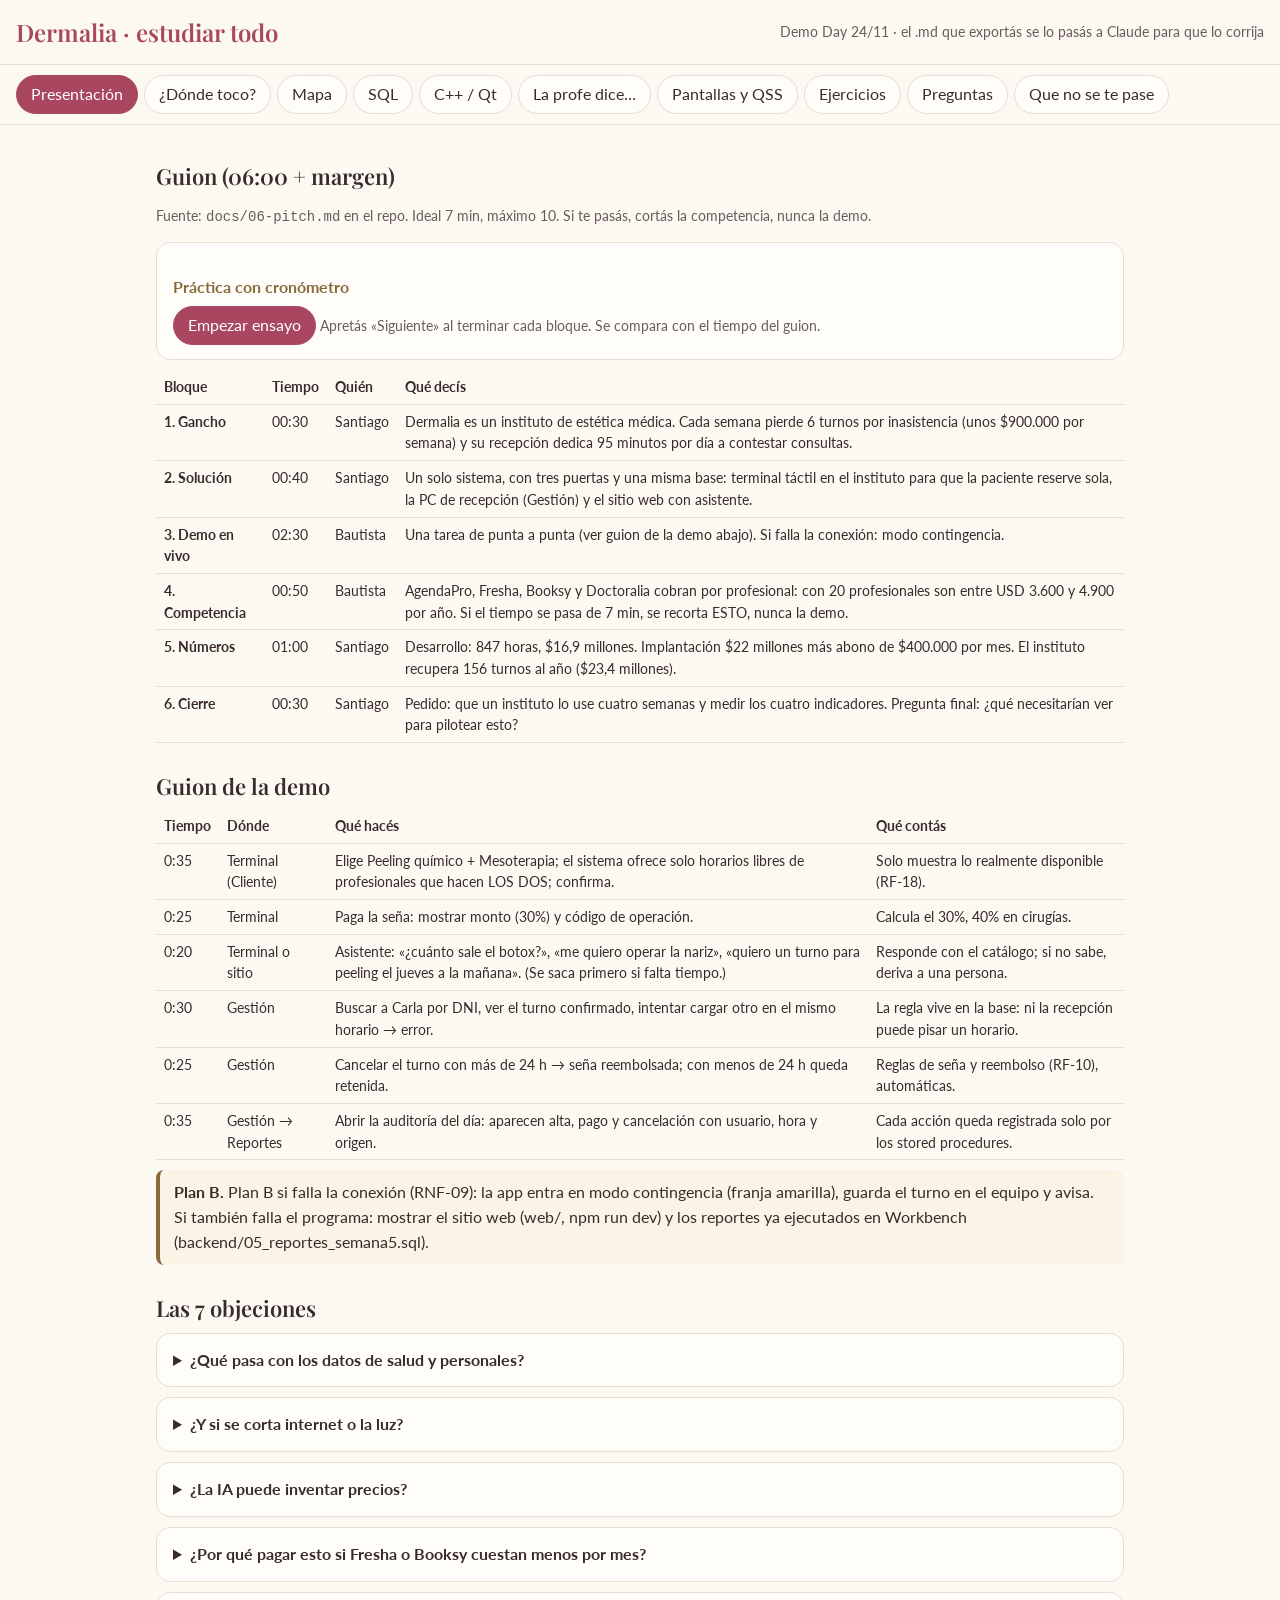
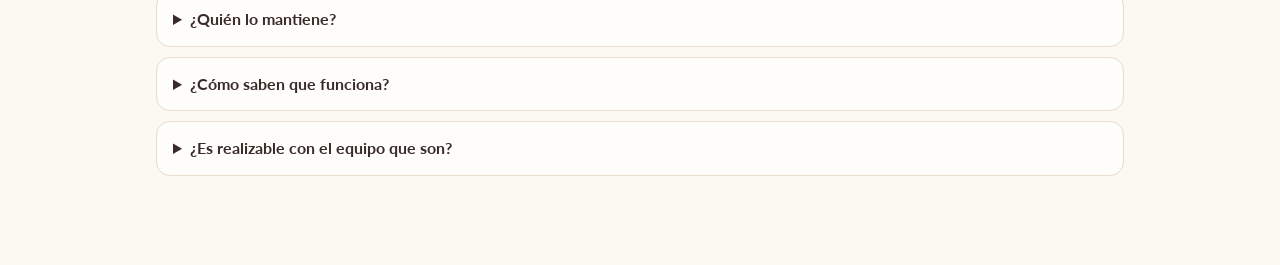
<file: berea/index.html>
<!doctype html>
<html lang="es">
<head>
<meta charset="utf-8">
<meta name="viewport" content="width=device-width,initial-scale=1">
<title>Dermalia estudio</title>
<link rel="preconnect" href="https://fonts.googleapis.com">
<link rel="stylesheet" href="https://fonts.googleapis.com/css2?family=Lato:wght@400;700&family=Playfair+Display:wght@600&display=swap">
<link rel="stylesheet" href="estilo.css">
</head>
<body>
<header><h1>Dermalia · estudiar todo</h1><span class="mut">Demo Day 24/11 · el .md que exportás se lo pasás a Claude para que lo corrija</span></header>
<nav id="nav"></nav>
<main id="app"></main>
<dialog id="dlg"><img id="dlgimg" alt=""><form method="dialog"><button>Cerrar</button></form></dialog>
<script src="datos.js"></script>
<script src="donde.js"></script>
<script src="qss.js"></script>
<script src="app.js"></script>
</body>
</html>
</file>
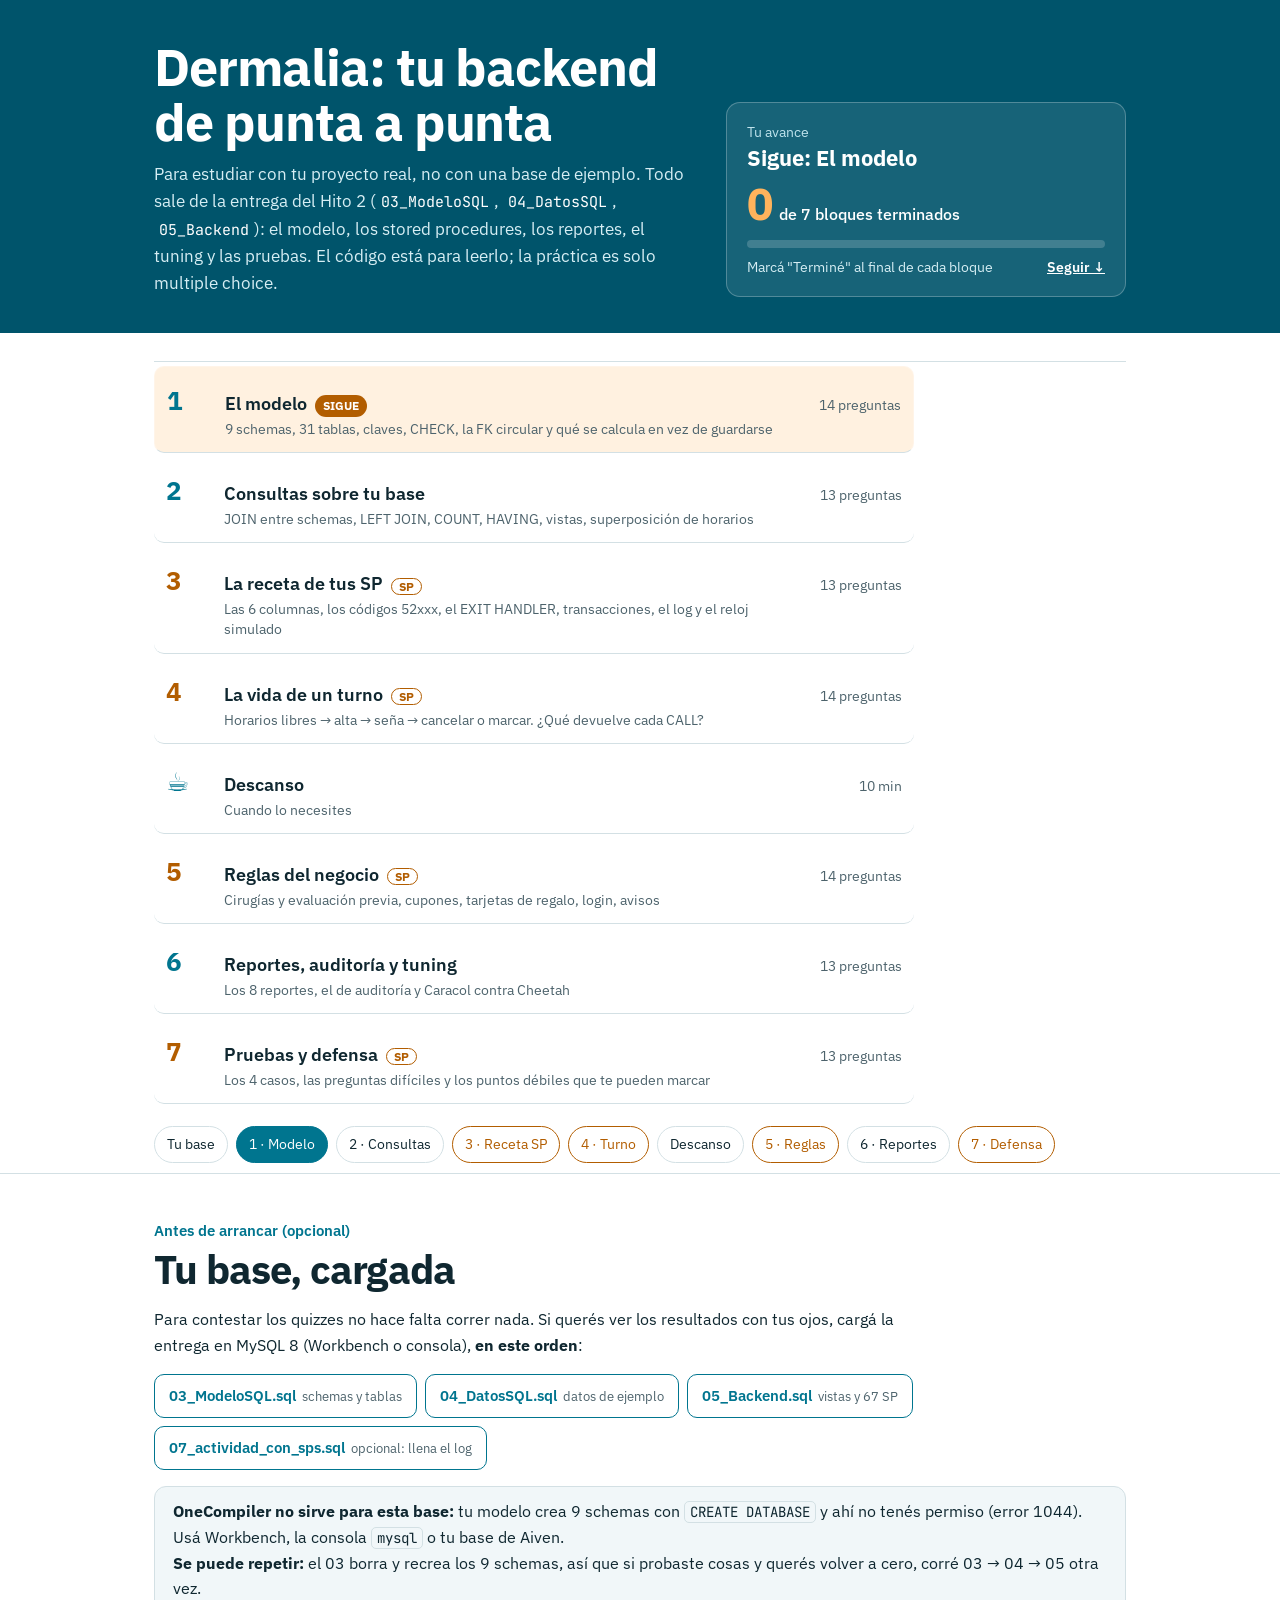
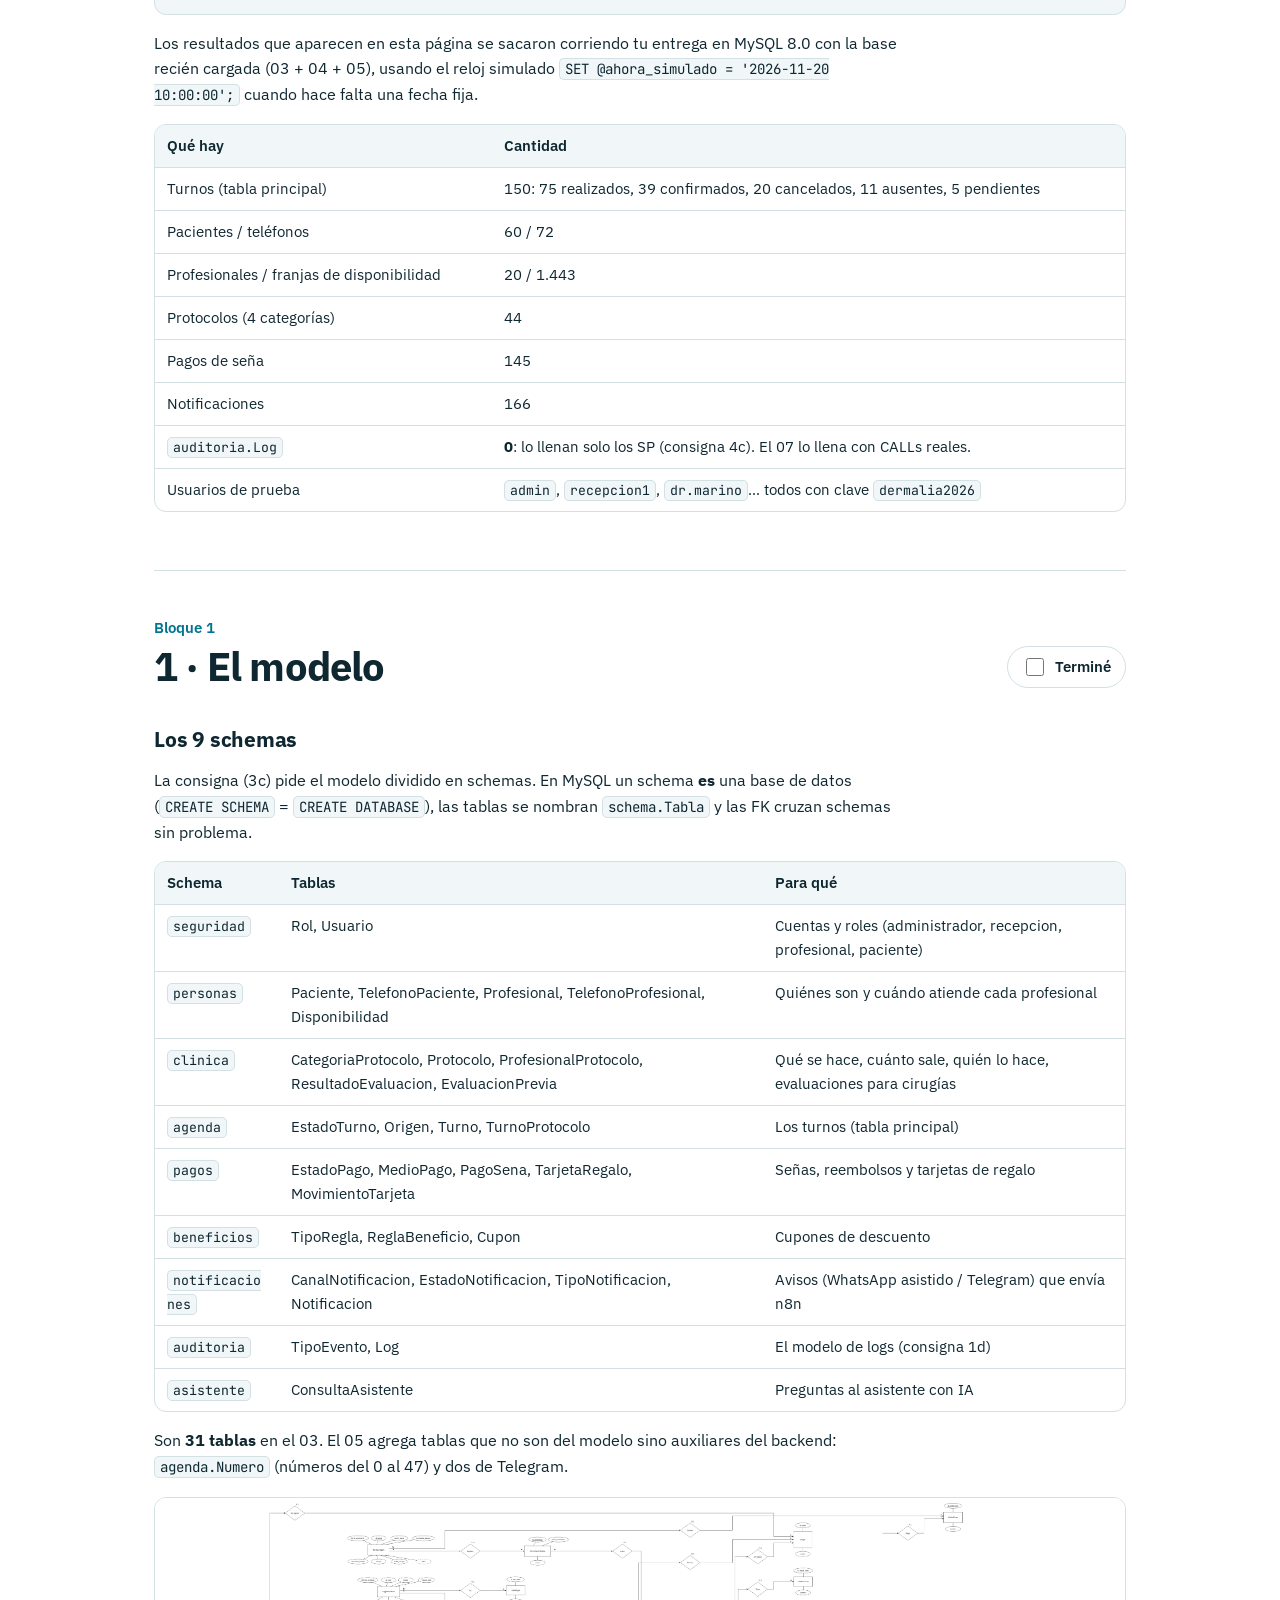
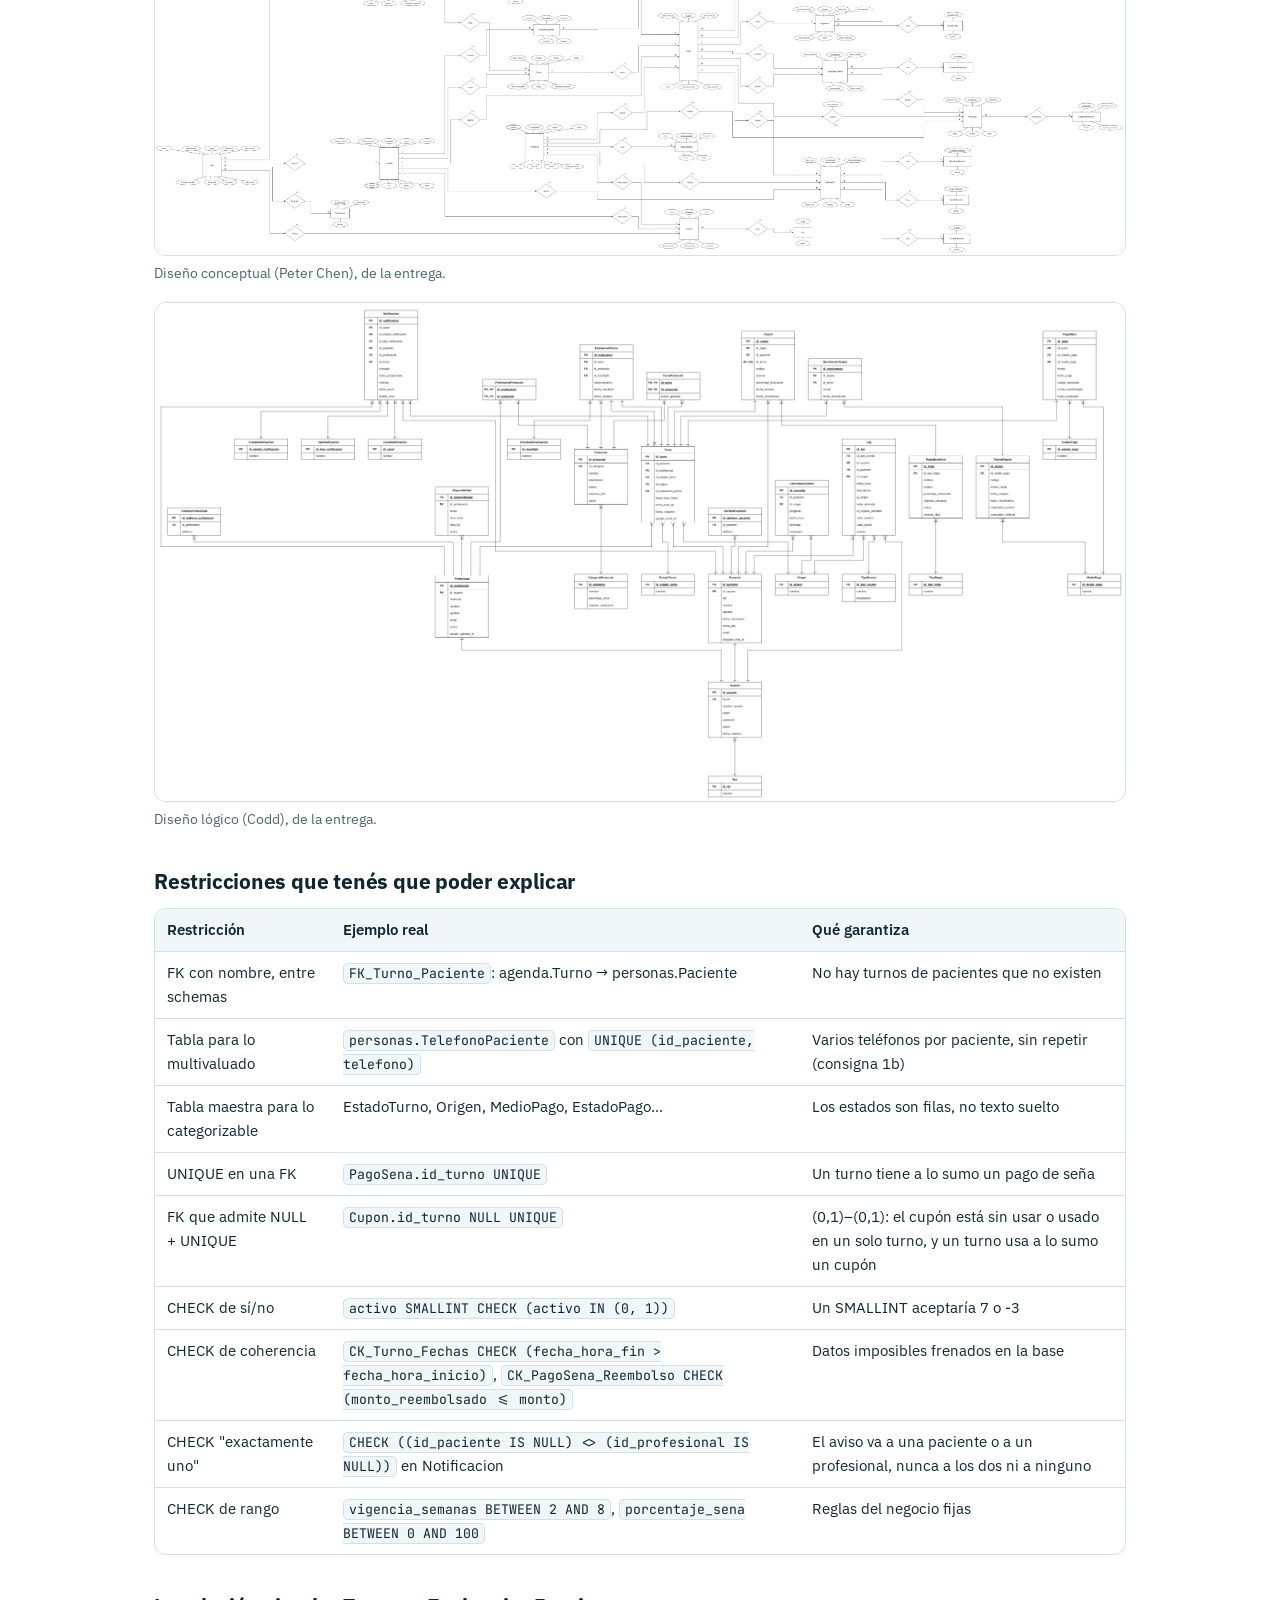
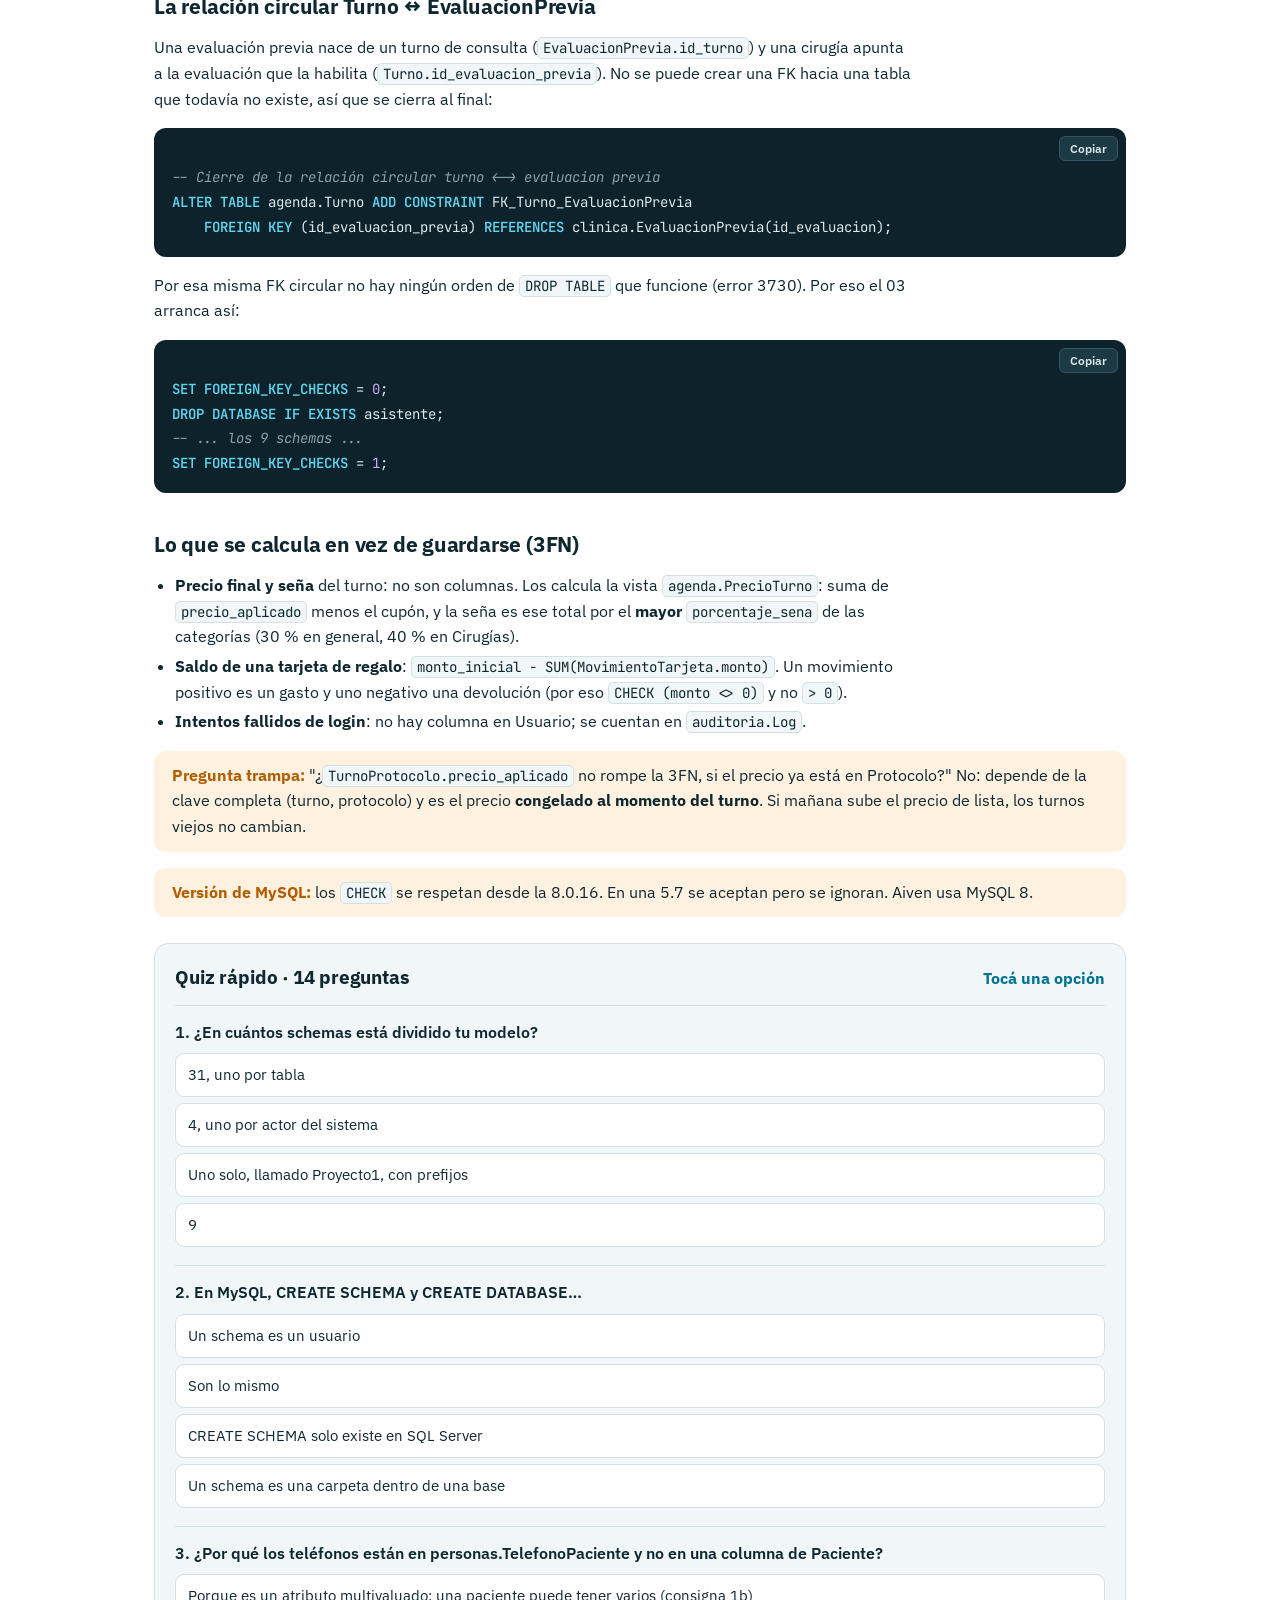
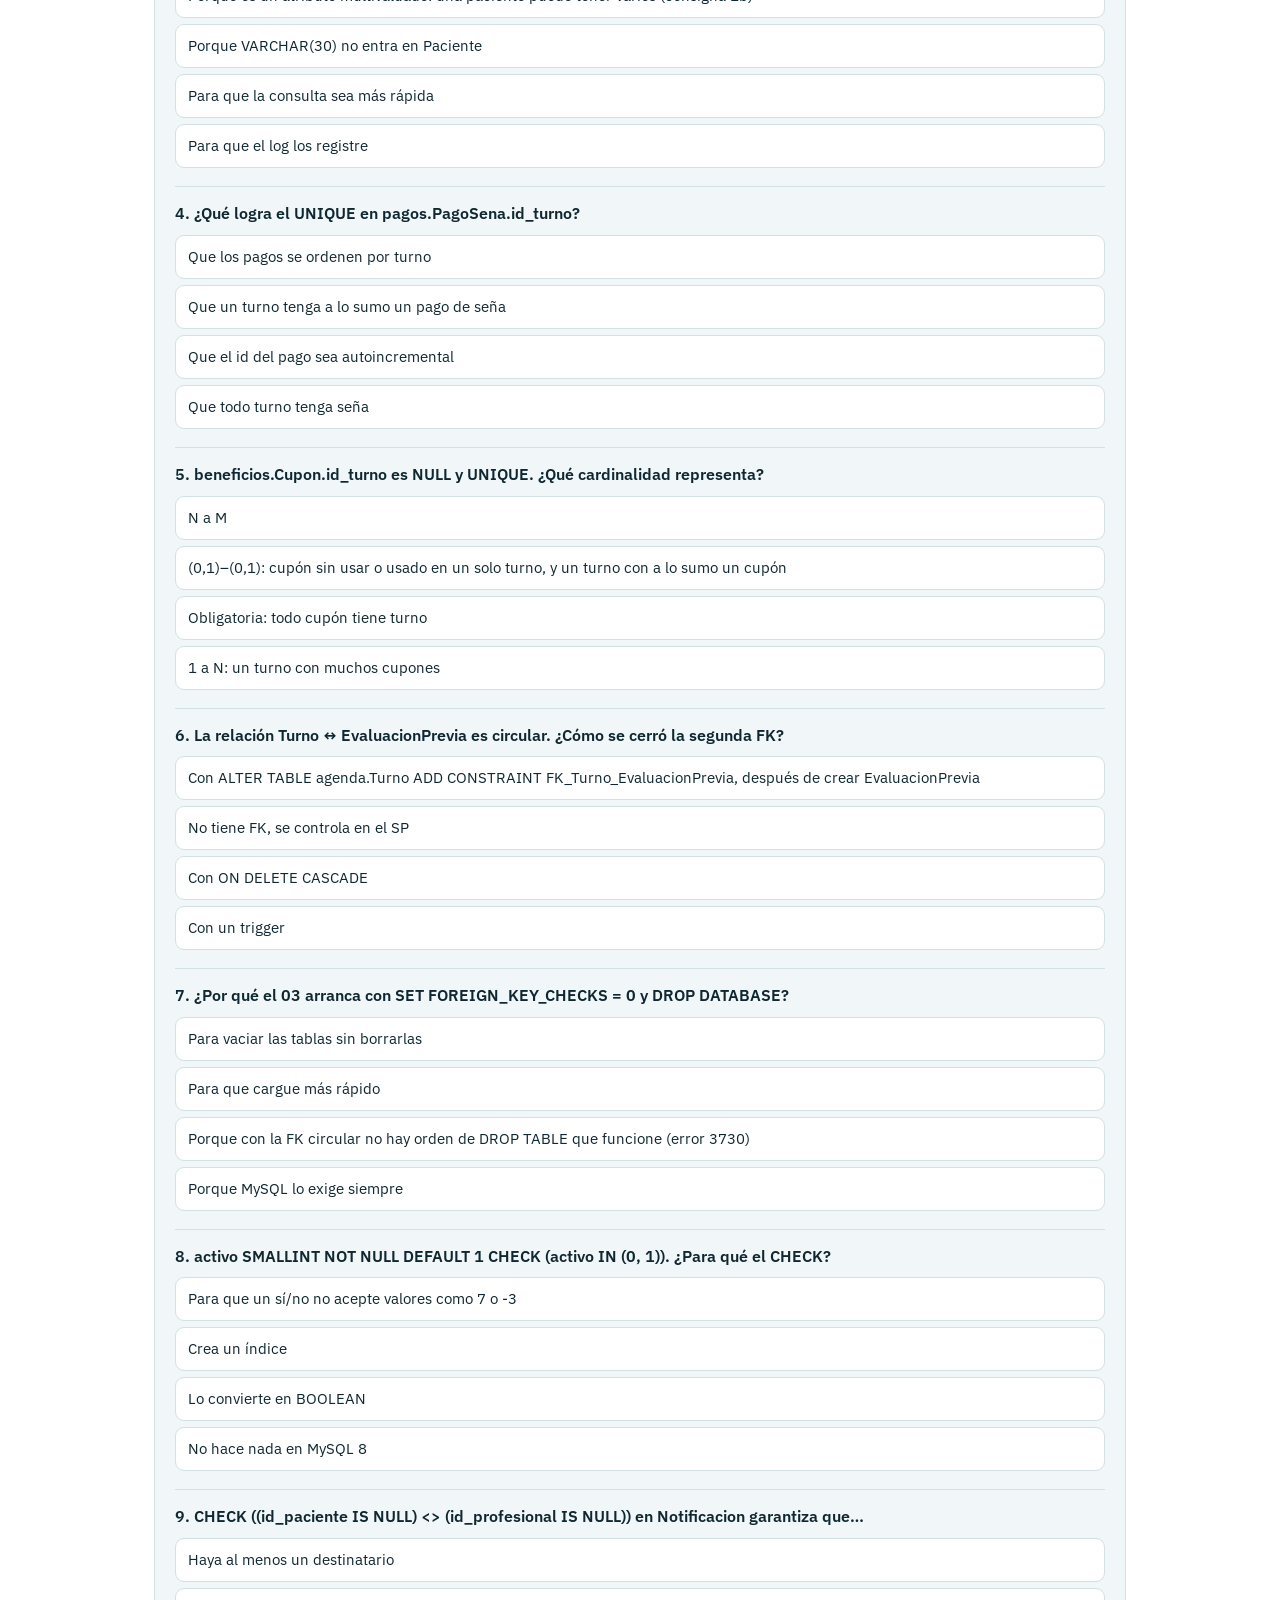
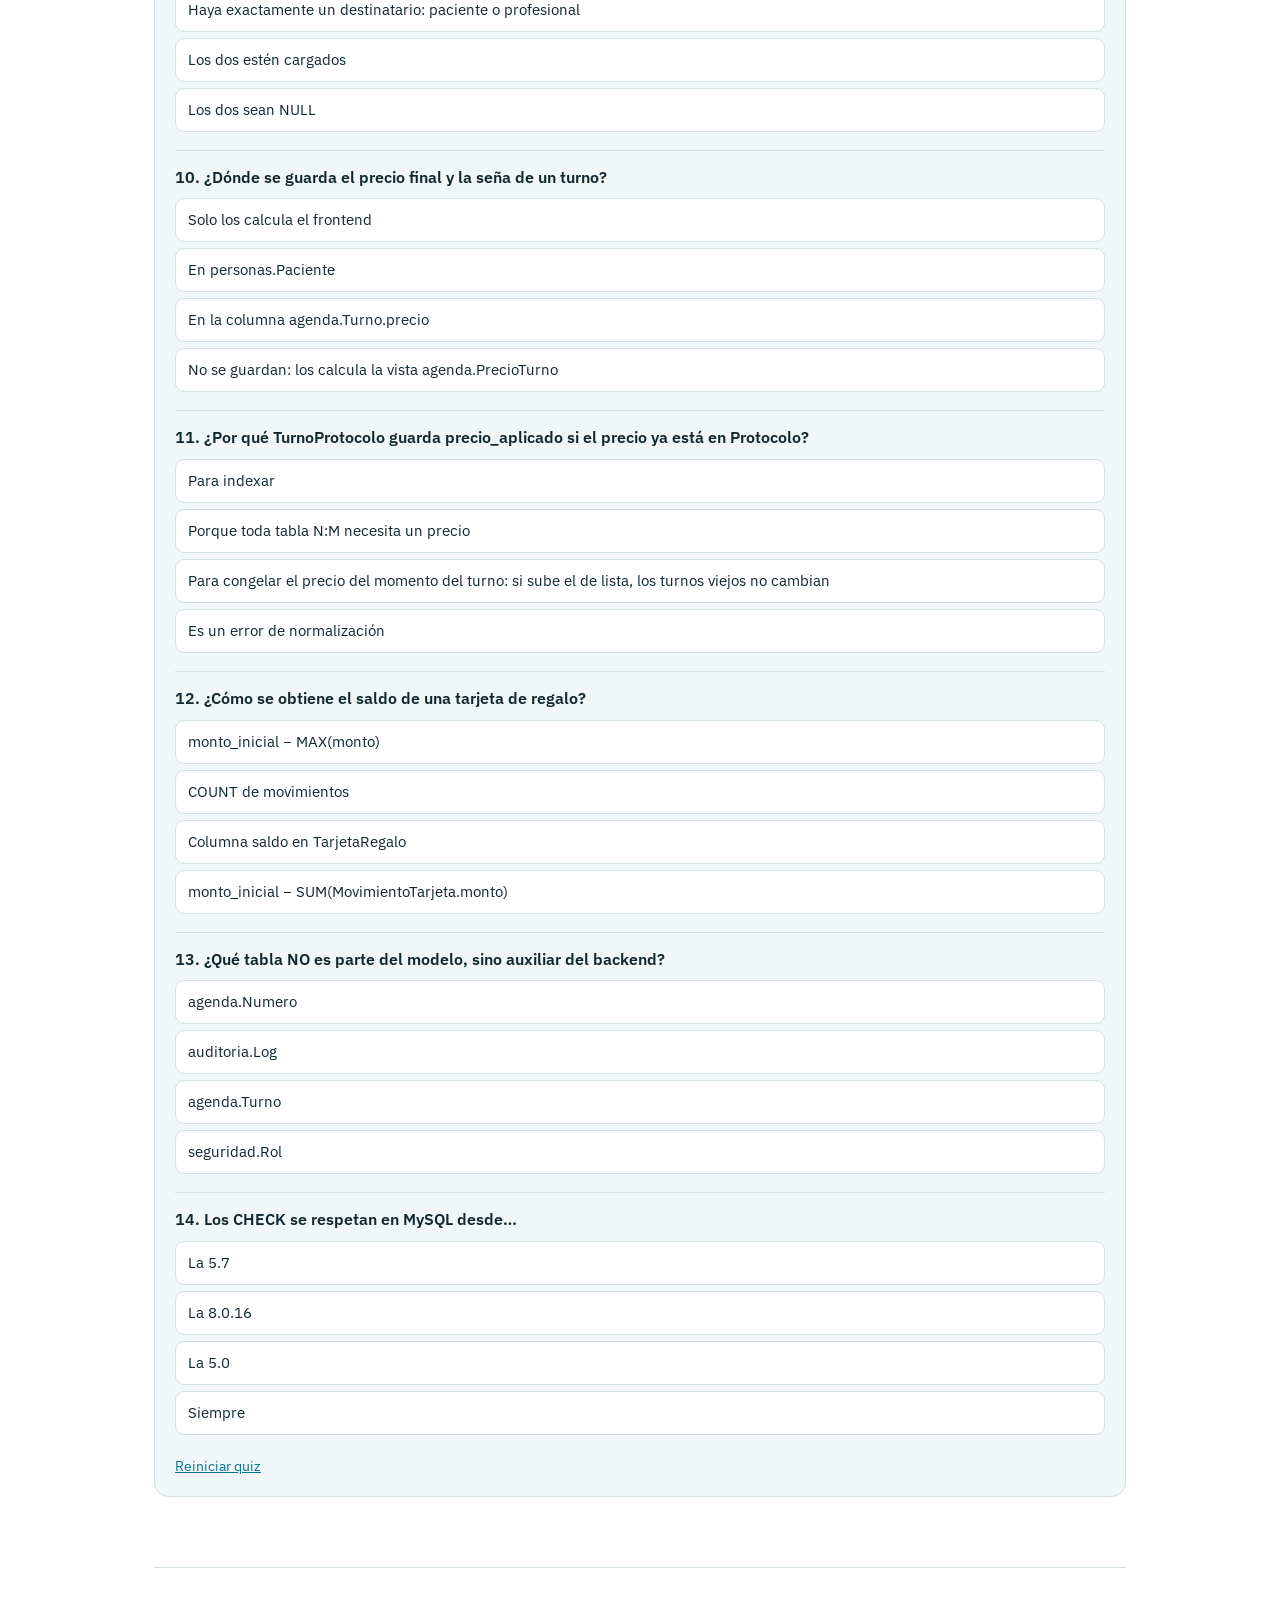
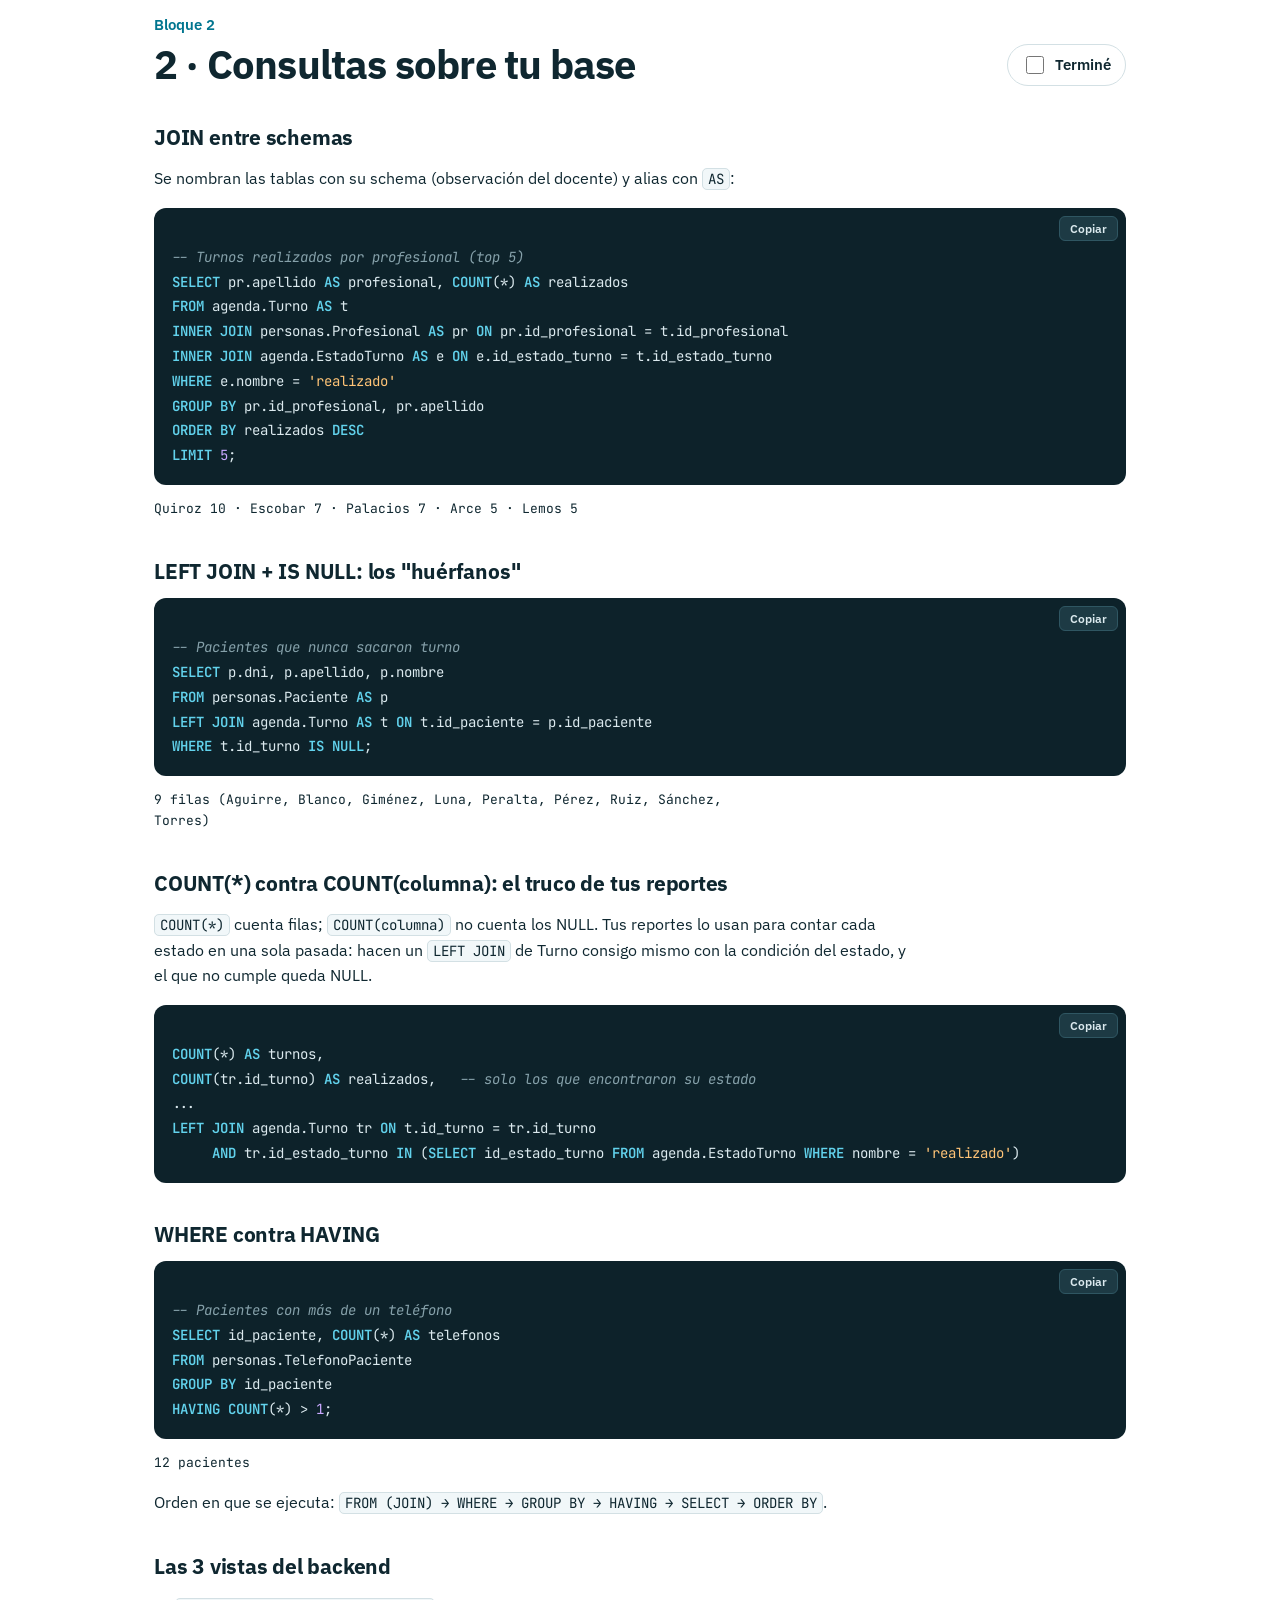
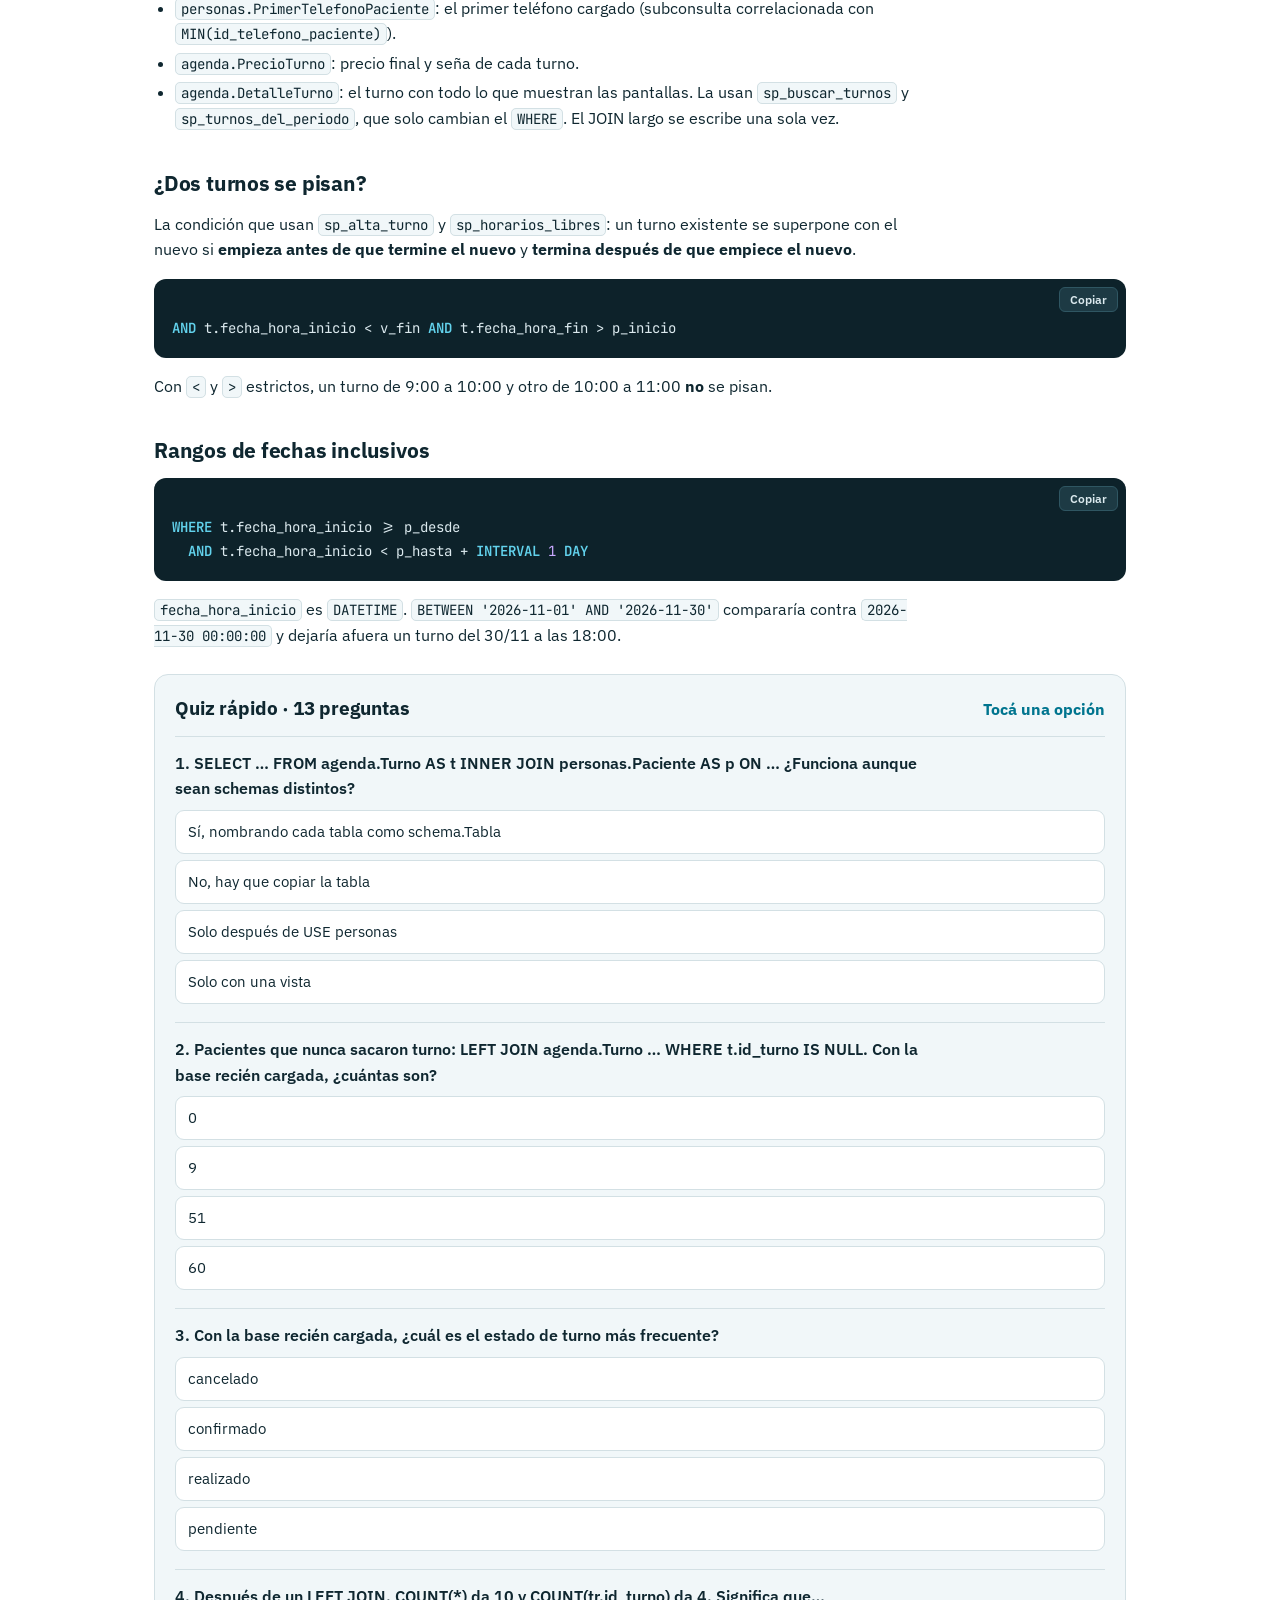
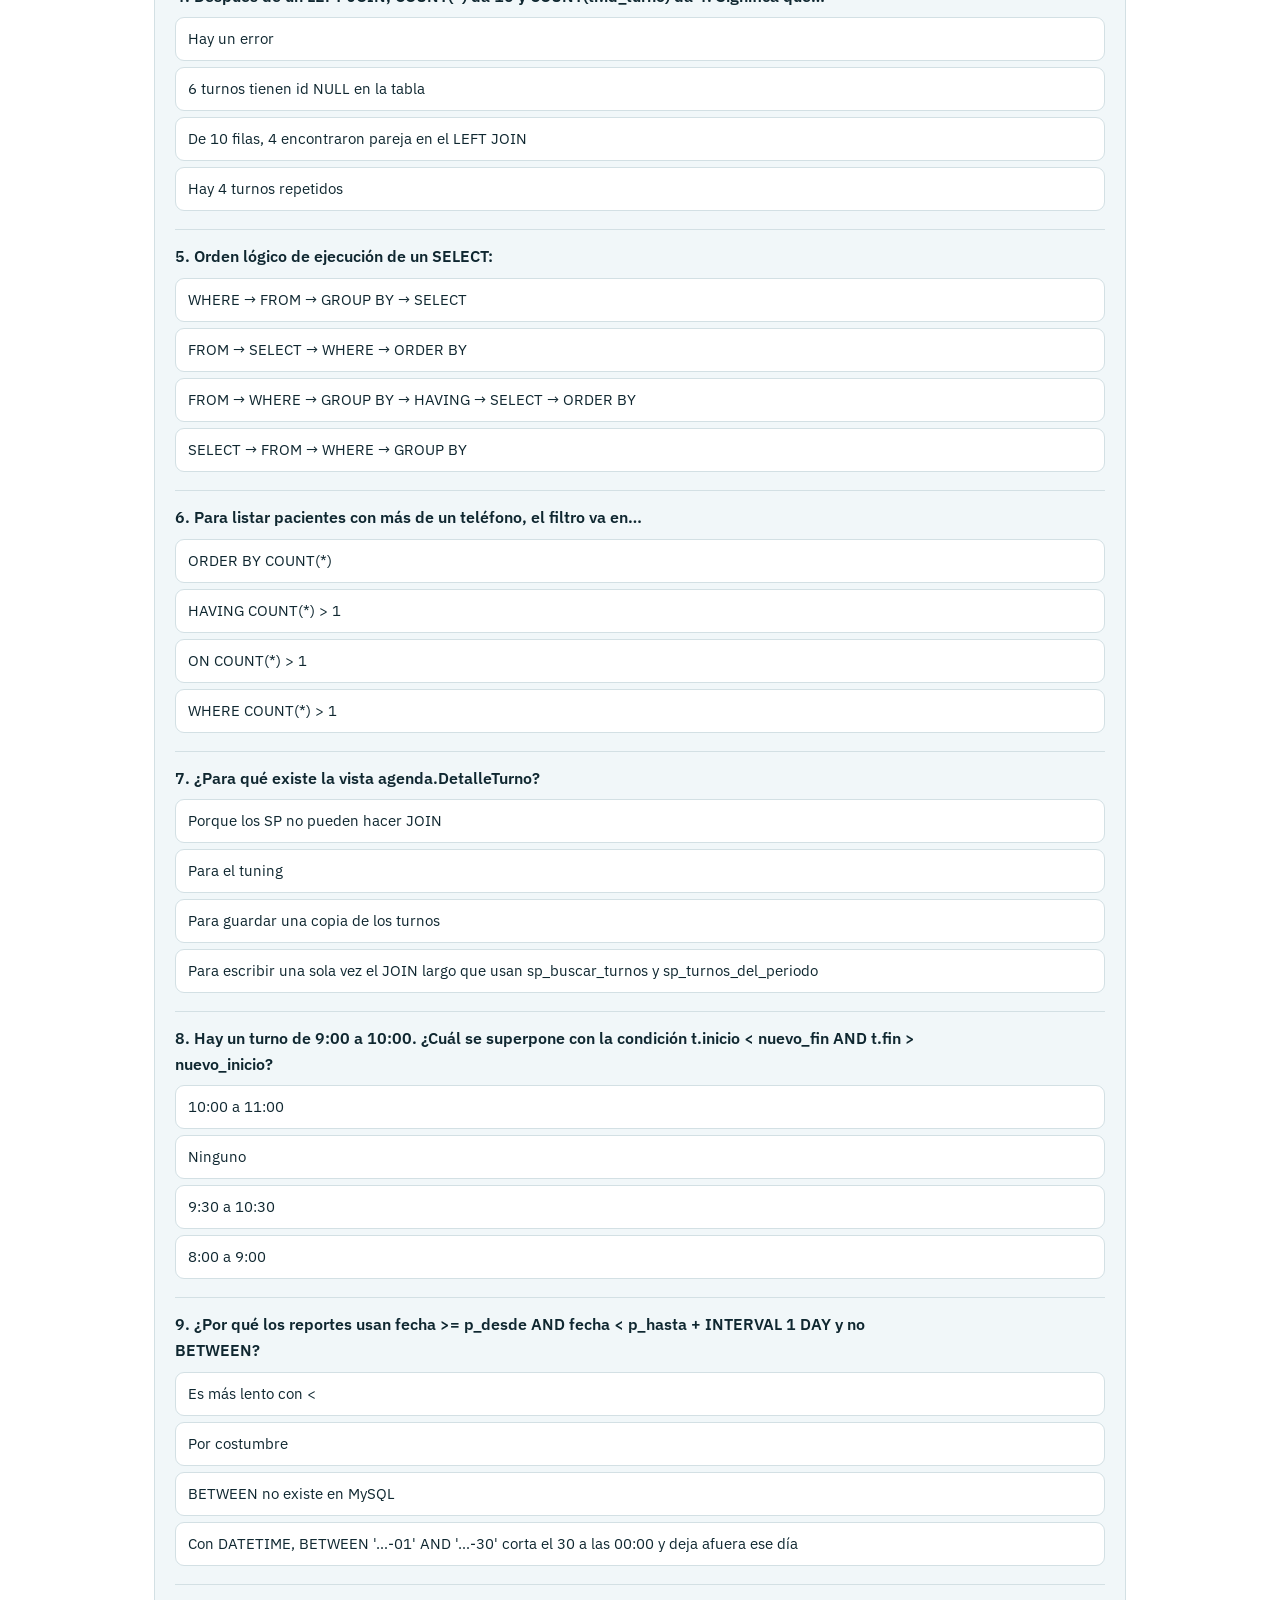
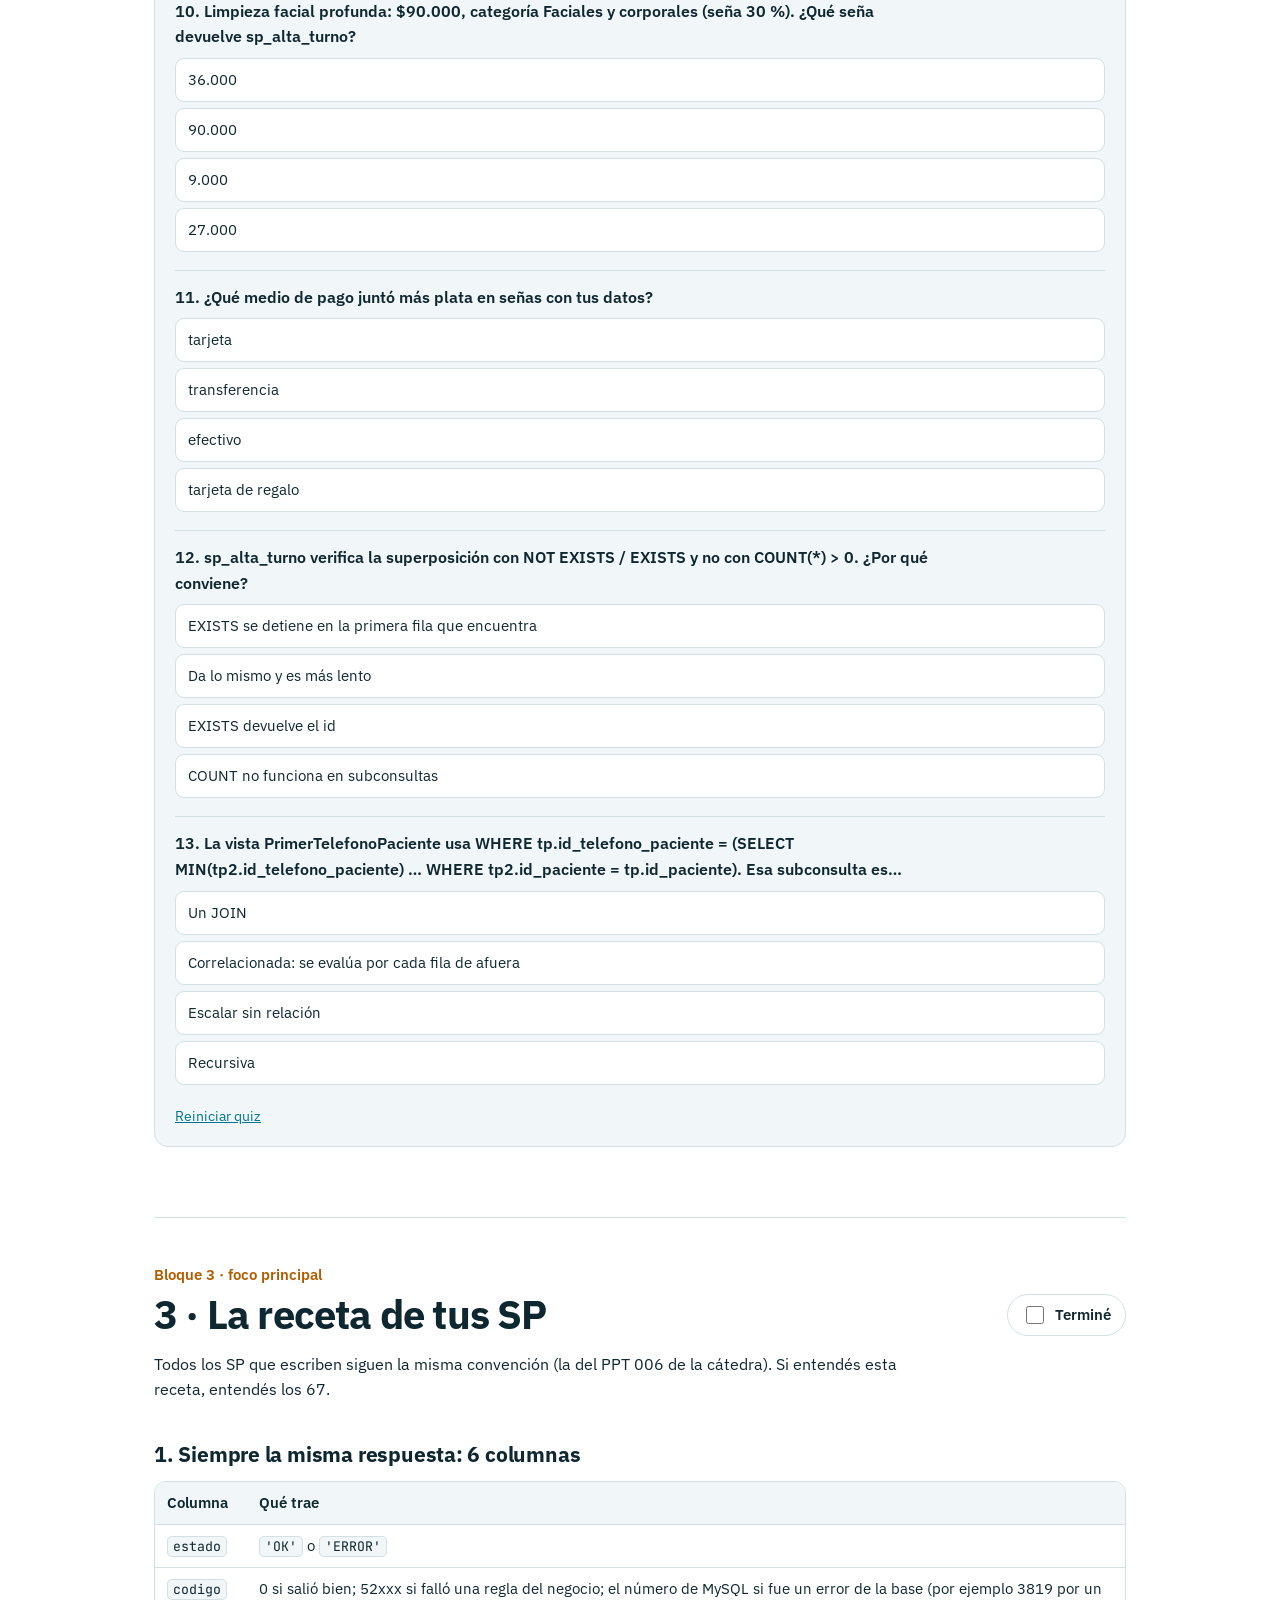
<file: mysql/index.html>
<!doctype html>
<html lang="es">
<head>
<meta charset="utf-8">
<meta name="viewport" content="width=device-width, initial-scale=1, viewport-fit=cover">
<title>Dermalia: backend MySQL</title>
<meta name="description" content="Estudio del backend real de Dermalia (Hito 2 de Bases de Datos): modelo, stored procedures, reportes, tuning y pruebas, con práctica en multiple choice.">
<meta name="claude:viewport-fit-sides" content="cover">
<link rel="preconnect" href="https://fonts.googleapis.com">
<link rel="preconnect" href="https://fonts.gstatic.com" crossorigin>
<link href="https://fonts.googleapis.com/css2?family=IBM+Plex+Sans:wght@400;500;600;700&family=JetBrains+Mono:wght@400;600&display=swap" rel="stylesheet">
<style>
/* VOICE everyday: una sesión de estudio contra reloj
   IDEA el horario de estudio funciona como una consola: el bloque actual se enciende solo
   PICTURE el plan horario en vivo con horas colgadas grandes, bloque actual resaltado y barra de avance
   COLOUR blanco / noche #0b1a20, teal MySQL #00758f manda, naranja #f29111 marca SP y "ahora"
   TYPE IBM Plex Sans 700 + IBM Plex Sans, JetBrains Mono para código
   LAYOUT laptop: banda con título + tarjeta "ahora", plan a todo el ancho; teléfono: apilado */
:root{color-scheme:light dark;--bg:light-dark(#ffffff,#0b1a20);--ink:light-dark(#0f2730,#e3eef1);--mute:light-dark(#4d636c,#9cb3bb);--line:light-dark(#d3e0e4,#21404b);--panel:light-dark(#f1f7f9,#10262e);--teal:light-dark(#00758f,#45c2dc);--deep:light-dark(#00546b,#06323f);--org:light-dark(#b25d00,#f6a540);--orgbg:light-dark(#fff1e0,#33230d);--ok:light-dark(#11733a,#63d391);--okbg:light-dark(#e3f6ea,#0f2c1c);--bad:light-dark(#b3261e,#ff8f86);--badbg:light-dark(#fde8e6,#3a1714);--code:#0d222a}
:root[data-theme=light]{color-scheme:light}
:root[data-theme=dark]{color-scheme:dark}
*{box-sizing:border-box;min-width:0}
html{scroll-behavior:smooth;scroll-padding-top:62px}
body{margin:0;background:var(--bg);color:var(--ink);font:16px/1.6 "IBM Plex Sans",system-ui,sans-serif;overflow-x:clip}
.wrap{max-width:1100px;margin:0 auto;padding-left:max(5vw,16px,env(safe-area-inset-left,0px));padding-right:max(5vw,16px,env(safe-area-inset-right,0px))}
header.top{background:var(--deep);color:#fff;padding-top:calc(env(safe-area-inset-top,0px) + 40px);padding-bottom:36px}
.hero{display:grid;grid-template-columns:minmax(0,1.35fr) minmax(0,1fr);gap:32px;align-items:end}
h1{font-size:clamp(34px,5vw,52px);line-height:1.05;letter-spacing:-.02em;margin:0 0 12px}
.lead{font-size:17px;margin:0;max-width:56ch;color:#d6eef4}
.now{background:rgba(255,255,255,.09);border:1px solid rgba(255,255,255,.25);border-radius:14px;padding:18px 20px}
.now .lab{font-size:14px;color:#bfe3ec}
.now .nm{font-size:22px;font-weight:700;line-height:1.2;margin:2px 0 10px}
.now .big{font-size:44px;font-weight:700;line-height:1;color:#ffb35c;font-variant-numeric:tabular-nums}
.now .big small{font-size:16px;color:#fff;font-weight:500;margin-left:6px}
.rail{height:8px;background:rgba(255,255,255,.18);border-radius:9px;margin:14px 0 8px;overflow:hidden}
.rail i{display:block;height:100%;width:0;background:#ffb35c;border-radius:9px;transition:width .6s}
.now .tot{font-size:14px;color:#d6eef4;display:flex;justify-content:space-between;gap:10px;flex-wrap:wrap}
.now a{color:#fff;font-weight:600}
.planw{padding-block:28px 8px}
.plan{list-style:none;margin:0;padding:0;border-top:1px solid var(--line)}
.plan li{display:grid;grid-template-columns:2.6em minmax(0,1fr) auto;gap:16px;align-items:baseline;padding:13px 12px;border-bottom:1px solid var(--line);border-radius:10px}
.plan .t{font-size:26px;font-weight:700;font-variant-numeric:tabular-nums;color:var(--teal);white-space:nowrap}
.plan li.sp .t{color:var(--org)}
.plan a{color:inherit;text-decoration:none;font-weight:600;font-size:18px}
.plan a:hover{text-decoration:underline}
.plan small{display:block;color:var(--mute);font-size:14px;line-height:1.45}
.plan .m{color:var(--mute);font-size:14px;white-space:nowrap;text-align:right}
.plan li.now{background:var(--orgbg)}
.plan li.past{opacity:.55}
.plan li.fin .m::before{content:"✓ ";color:var(--ok);font-weight:700}
.pill{display:inline-block;font-size:12px;font-weight:700;padding:1px 8px;border-radius:999px;background:var(--org);color:#fff;margin-left:8px;vertical-align:middle}
.plan li:not(.now) .pill.ahora{display:none}
.sptag{font-size:12px;font-weight:700;color:var(--org);border:1px solid var(--org);border-radius:999px;padding:0 7px;margin-left:8px;vertical-align:middle}
nav.idx{position:sticky;top:0;z-index:5;background:color-mix(in srgb,var(--bg) 92%,transparent);backdrop-filter:blur(8px);-webkit-backdrop-filter:blur(8px);border-bottom:1px solid var(--line)}
nav.idx .wrap{display:flex;gap:8px;overflow-x:auto;padding-top:10px;padding-bottom:10px;scrollbar-width:none}
nav.idx a{flex:none;padding:6px 12px;border-radius:999px;border:1px solid var(--line);color:var(--ink);text-decoration:none;font-size:14px;white-space:nowrap}
nav.idx a.sp{border-color:var(--org);color:var(--org)}
nav.idx a.on{background:var(--teal);border-color:var(--teal);color:#fff}
.blk{padding-block:44px;border-bottom:1px solid var(--line)}
.bh{display:flex;flex-wrap:wrap;justify-content:space-between;align-items:end;gap:12px;margin-bottom:8px}
.when{color:var(--teal);font-weight:600;font-size:15px}
.blk[data-sp] .when{color:var(--org)}
h2{font-size:clamp(28px,3.6vw,40px);line-height:1.1;letter-spacing:-.02em;margin:4px 0 0}
h3{font-size:21px;line-height:1.25;margin:38px 0 8px;letter-spacing:-.01em}
p,li{max-width:76ch}
ul,ol{padding-left:1.3em}
li{margin:4px 0}
code{font-family:"JetBrains Mono",ui-monospace,monospace;font-size:.88em}
:not(pre)>code{background:var(--panel);border:1px solid var(--line);padding:1px 5px;border-radius:5px;overflow-wrap:anywhere}
pre{position:relative;background:var(--code);color:#dbe9ee;border-radius:12px;padding:38px 18px 16px;overflow-x:auto;line-height:1.55;margin:14px 0}
pre code{font-size:14px;white-space:pre}
pre .k{color:#62d2ec;font-weight:600}
pre .s{color:#ffc477}
pre .n{color:#c9a8ff}
pre .c{color:#86a1aa;font-style:italic}
pre .v{color:#8ff0b0}
.cp{position:absolute;top:8px;right:8px;font:600 12px "IBM Plex Sans",sans-serif;background:#1d3a44;color:#dbe9ee;border:1px solid #2f5662;border-radius:6px;padding:4px 10px;cursor:pointer}
.cp:hover{background:#28505c}
.trap{background:var(--orgbg);border-radius:12px;padding:12px 18px;margin:16px 0}
.trap>b:first-child{color:var(--org)}
.trap ul{margin:6px 0}
.note{background:var(--panel);border:1px solid var(--line);border-radius:12px;padding:12px 18px;margin:16px 0}
.scroll{overflow-x:auto;margin:14px 0;border:1px solid var(--line);border-radius:12px}
table{border-collapse:collapse;width:100%;font-size:15px;min-width:540px}
th,td{text-align:left;padding:9px 12px;border-bottom:1px solid var(--line);vertical-align:top}
tr:last-child td{border-bottom:0}
th{font-weight:600;background:var(--panel)}
.quiz{background:var(--panel);border:1px solid var(--line);border-radius:14px;padding:18px 20px;margin:26px 0}
.qh{display:flex;justify-content:space-between;gap:12px;flex-wrap:wrap;align-items:baseline}
.qh h4{margin:0;font-size:19px}
.score{font-weight:700;color:var(--teal);white-space:nowrap}
.qi{padding:14px 0 6px;border-top:1px solid var(--line);margin-top:12px}
.qq{font-weight:600;margin:0 0 8px}
.opts{display:grid;gap:6px}
.opts button{font:inherit;font-size:15px;text-align:left;padding:9px 12px;border-radius:9px;border:1px solid var(--line);background:var(--bg);color:var(--ink);cursor:pointer;min-height:44px}
.opts button:hover:not(:disabled){border-color:var(--teal)}
.opts button:disabled{cursor:default}
.opts button.ok{background:var(--okbg);border-color:var(--ok);color:var(--ok);font-weight:600}
.opts button.ko{background:var(--badbg);border-color:var(--bad);color:var(--bad)}
.exp{margin:8px 0 0;font-size:15px;color:var(--mute)}
.qreset{font:inherit;font-size:14px;background:none;border:0;color:var(--teal);cursor:pointer;text-decoration:underline;padding:0}
.ex{margin:22px 0;padding-top:4px}
details.sol{border:1px solid var(--line);border-radius:12px;margin:10px 0;background:var(--bg)}
details.sol summary{cursor:pointer;padding:11px 16px;font-weight:600;color:var(--teal)}
details.sol>div{padding:0 16px 6px}
.chk{display:inline-flex;gap:8px;align-items:center;font-weight:600;font-size:15px;padding:8px 14px;border:1px solid var(--line);border-radius:999px;cursor:pointer;user-select:none;white-space:nowrap}
.chk input{width:18px;height:18px;accent-color:var(--teal)}
.mem{list-style:none;padding:0;columns:2 300px;column-gap:28px}
.mem li{break-inside:avoid;margin:0 0 8px}
.mem label{display:flex;gap:10px;align-items:flex-start;cursor:pointer}
.mem input{margin-top:5px;width:17px;height:17px;accent-color:var(--org);flex:none}
.pausa{background:var(--orgbg)}
.pausa h2{color:var(--org)}
.two{display:grid;grid-template-columns:minmax(0,1fr) minmax(0,1fr);gap:20px}
footer{padding-block:36px 48px;color:var(--mute);font-size:14px}
@media(max-width:760px){.hero{grid-template-columns:minmax(0,1fr)}.two{grid-template-columns:minmax(0,1fr)}}
@media(max-width:560px){.plan li{grid-template-columns:2.2em minmax(0,1fr);gap:4px 12px}.plan .t{font-size:21px}.plan .m{grid-column:2;text-align:left}pre code{font-size:13px}.now .big{font-size:38px}}
@media(prefers-reduced-motion:reduce){html{scroll-behavior:auto}.rail i{transition:none}}
figure{margin:18px 0}
figure img{display:block;width:100%;height:auto;border:1px solid var(--line);border-radius:12px;background:#fff}
figcaption{font-size:14px;color:var(--mute);margin-top:6px}
.dl{display:flex;flex-wrap:wrap;gap:8px;margin:14px 0}
.dl a{display:inline-flex;align-items:center;gap:6px;padding:9px 14px;border-radius:10px;border:1px solid var(--teal);color:var(--teal);text-decoration:none;font-weight:600;font-size:15px;min-height:44px}
.dl a:hover{background:var(--panel)}
.dl a small{color:var(--mute);font-weight:400}
.res{font-family:"JetBrains Mono",ui-monospace,monospace;font-size:13px}
details.ans{border:1px solid var(--line);border-radius:12px;margin:10px 0;background:var(--bg)}
details.ans summary{cursor:pointer;padding:11px 16px;font-weight:600}
details.ans>div{padding:0 16px 8px}
</style>
</head>
<body>

<header class="top">
 <div class="wrap hero">
  <div>
   <h1>Dermalia: tu backend de punta a punta</h1>
   <p class="lead">Para estudiar con tu proyecto real, no con una base de ejemplo. Todo sale de la entrega del Hito 2 (<code style="background:none;border:0;color:#fff">03_ModeloSQL</code>, <code style="background:none;border:0;color:#fff">04_DatosSQL</code>, <code style="background:none;border:0;color:#fff">05_Backend</code>): el modelo, los stored procedures, los reportes, el tuning y las pruebas. El código está para leerlo; la práctica es solo multiple choice.</p>
  </div>
  <div class="now" aria-live="polite">
   <div class="lab">Tu avance</div>
   <div class="nm" id="nowName">Cargando…</div>
   <div class="big" id="nowLeft">–</div>
   <div class="rail"><i id="rail"></i></div>
   <div class="tot"><span id="nowTot">Marcá "Terminé" al final de cada bloque</span><a id="nowGo" href="#b1">Seguir ↓</a></div>
  </div>
 </div>
</header>

<div class="wrap planw">
 <ol class="plan" id="plan">
  <li data-id="b1"><span class="t">1</span><div><a href="#b1">El modelo</a><span class="pill ahora">SIGUE</span><small>9 schemas, 31 tablas, claves, CHECK, la FK circular y qué se calcula en vez de guardarse</small></div><span class="m">14 preguntas</span></li>
  <li data-id="b2"><span class="t">2</span><div><a href="#b2">Consultas sobre tu base</a><span class="pill ahora">SIGUE</span><small>JOIN entre schemas, LEFT JOIN, COUNT, HAVING, vistas, superposición de horarios</small></div><span class="m">13 preguntas</span></li>
  <li class="sp" data-id="b3"><span class="t">3</span><div><a href="#b3">La receta de tus SP</a><span class="sptag">SP</span><span class="pill ahora">SIGUE</span><small>Las 6 columnas, los códigos 52xxx, el EXIT HANDLER, transacciones, el log y el reloj simulado</small></div><span class="m">13 preguntas</span></li>
  <li class="sp" data-id="b4"><span class="t">4</span><div><a href="#b4">La vida de un turno</a><span class="sptag">SP</span><span class="pill ahora">SIGUE</span><small>Horarios libres → alta → seña → cancelar o marcar. ¿Qué devuelve cada CALL?</small></div><span class="m">14 preguntas</span></li>
  <li data-id="pausa"><span class="t">☕</span><div><a href="#pausa">Descanso</a><span class="pill ahora">SIGUE</span><small>Cuando lo necesites</small></div><span class="m">10 min</span></li>
  <li class="sp" data-id="b5"><span class="t">5</span><div><a href="#b5">Reglas del negocio</a><span class="sptag">SP</span><span class="pill ahora">SIGUE</span><small>Cirugías y evaluación previa, cupones, tarjetas de regalo, login, avisos</small></div><span class="m">14 preguntas</span></li>
  <li data-id="b6"><span class="t">6</span><div><a href="#b6">Reportes, auditoría y tuning</a><span class="pill ahora">SIGUE</span><small>Los 8 reportes, el de auditoría y Caracol contra Cheetah</small></div><span class="m">13 preguntas</span></li>
  <li class="sp" data-id="b7"><span class="t">7</span><div><a href="#b7">Pruebas y defensa</a><span class="sptag">SP</span><span class="pill ahora">SIGUE</span><small>Los 4 casos, las preguntas difíciles y los puntos débiles que te pueden marcar</small></div><span class="m">13 preguntas</span></li>
 </ol>
</div>

<nav class="idx" aria-label="Bloques">
 <div class="wrap">
  <a href="#base">Tu base</a>
  <a href="#b1">1 · Modelo</a>
  <a href="#b2">2 · Consultas</a>
  <a href="#b3" class="sp">3 · Receta SP</a>
  <a href="#b4" class="sp">4 · Turno</a>
  <a href="#pausa">Descanso</a>
  <a href="#b5" class="sp">5 · Reglas</a>
  <a href="#b6">6 · Reportes</a>
  <a href="#b7" class="sp">7 · Defensa</a>
 </div>
</nav>

<main class="wrap">

<!-- ===================== BASE ===================== -->
<section class="blk" id="base">
 <div class="bh"><div><span class="when">Antes de arrancar (opcional)</span><h2>Tu base, cargada</h2></div></div>
 <p>Para contestar los quizzes no hace falta correr nada. Si querés ver los resultados con tus ojos, cargá la entrega en MySQL 8 (Workbench o consola), <b>en este orden</b>:</p>
 <div class="dl">
  <a href="sql/03_ModeloSQL.sql" download>03_ModeloSQL.sql <small>schemas y tablas</small></a>
  <a href="sql/04_DatosSQL.sql" download>04_DatosSQL.sql <small>datos de ejemplo</small></a>
  <a href="sql/05_Backend.sql" download>05_Backend.sql <small>vistas y 67 SP</small></a>
  <a href="sql/07_actividad_con_sps.sql" download>07_actividad_con_sps.sql <small>opcional: llena el log</small></a>
 </div>
 <div class="note"><b>OneCompiler no sirve para esta base:</b> tu modelo crea 9 schemas con <code>CREATE DATABASE</code> y ahí no tenés permiso (error 1044). Usá Workbench, la consola <code>mysql</code> o tu base de Aiven.<br><b>Se puede repetir:</b> el 03 borra y recrea los 9 schemas, así que si probaste cosas y querés volver a cero, corré 03 → 04 → 05 otra vez.</div>
 <p>Los resultados que aparecen en esta página se sacaron corriendo tu entrega en MySQL 8.0 con la base recién cargada (03 + 04 + 05), usando el reloj simulado <code>SET @ahora_simulado = '2026-11-20 10:00:00';</code> cuando hace falta una fecha fija.</p>
 <div class="scroll"><table>
  <tr><th>Qué hay</th><th>Cantidad</th></tr>
  <tr><td>Turnos (tabla principal)</td><td>150: 75 realizados, 39 confirmados, 20 cancelados, 11 ausentes, 5 pendientes</td></tr>
  <tr><td>Pacientes / teléfonos</td><td>60 / 72</td></tr>
  <tr><td>Profesionales / franjas de disponibilidad</td><td>20 / 1.443</td></tr>
  <tr><td>Protocolos (4 categorías)</td><td>44</td></tr>
  <tr><td>Pagos de seña</td><td>145</td></tr>
  <tr><td>Notificaciones</td><td>166</td></tr>
  <tr><td><code>auditoria.Log</code></td><td><b>0</b>: lo llenan solo los SP (consigna 4c). El 07 lo llena con CALLs reales.</td></tr>
  <tr><td>Usuarios de prueba</td><td><code>admin</code>, <code>recepcion1</code>, <code>dr.marino</code>… todos con clave <code>dermalia2026</code></td></tr>
 </table></div>
</section>

<!-- ===================== B1 ===================== -->
<section class="blk" id="b1">
 <div class="bh"><div><span class="when">Bloque 1</span><h2>1 · El modelo</h2></div><label class="chk"><input type="checkbox" data-done="b1"> Terminé</label></div>

 <h3>Los 9 schemas</h3>
 <p>La consigna (3c) pide el modelo dividido en schemas. En MySQL un schema <b>es</b> una base de datos (<code>CREATE SCHEMA</code> = <code>CREATE DATABASE</code>), las tablas se nombran <code>schema.Tabla</code> y las FK cruzan schemas sin problema.</p>
 <div class="scroll"><table>
  <tr><th>Schema</th><th>Tablas</th><th>Para qué</th></tr>
  <tr><td><code>seguridad</code></td><td>Rol, Usuario</td><td>Cuentas y roles (administrador, recepcion, profesional, paciente)</td></tr>
  <tr><td><code>personas</code></td><td>Paciente, TelefonoPaciente, Profesional, TelefonoProfesional, Disponibilidad</td><td>Quiénes son y cuándo atiende cada profesional</td></tr>
  <tr><td><code>clinica</code></td><td>CategoriaProtocolo, Protocolo, ProfesionalProtocolo, ResultadoEvaluacion, EvaluacionPrevia</td><td>Qué se hace, cuánto sale, quién lo hace, evaluaciones para cirugías</td></tr>
  <tr><td><code>agenda</code></td><td>EstadoTurno, Origen, Turno, TurnoProtocolo</td><td>Los turnos (tabla principal)</td></tr>
  <tr><td><code>pagos</code></td><td>EstadoPago, MedioPago, PagoSena, TarjetaRegalo, MovimientoTarjeta</td><td>Señas, reembolsos y tarjetas de regalo</td></tr>
  <tr><td><code>beneficios</code></td><td>TipoRegla, ReglaBeneficio, Cupon</td><td>Cupones de descuento</td></tr>
  <tr><td><code>notificaciones</code></td><td>CanalNotificacion, EstadoNotificacion, TipoNotificacion, Notificacion</td><td>Avisos (WhatsApp asistido / Telegram) que envía n8n</td></tr>
  <tr><td><code>auditoria</code></td><td>TipoEvento, Log</td><td>El modelo de logs (consigna 1d)</td></tr>
  <tr><td><code>asistente</code></td><td>ConsultaAsistente</td><td>Preguntas al asistente con IA</td></tr>
 </table></div>
 <p>Son <b>31 tablas</b> en el 03. El 05 agrega tablas que no son del modelo sino auxiliares del backend: <code>agenda.Numero</code> (números del 0 al 47) y dos de Telegram.</p>

 <figure><img src="img/Diagrama_Chen.png" alt="Diagrama de entidad-relación de Peter Chen de Dermalia" loading="lazy"><figcaption>Diseño conceptual (Peter Chen), de la entrega.</figcaption></figure>
 <figure><img src="img/Diagrama_Codd.png" alt="Diagrama lógico de Codd de Dermalia" loading="lazy"><figcaption>Diseño lógico (Codd), de la entrega.</figcaption></figure>

 <h3>Restricciones que tenés que poder explicar</h3>
 <div class="scroll"><table>
  <tr><th>Restricción</th><th>Ejemplo real</th><th>Qué garantiza</th></tr>
  <tr><td>FK con nombre, entre schemas</td><td><code>FK_Turno_Paciente</code>: agenda.Turno → personas.Paciente</td><td>No hay turnos de pacientes que no existen</td></tr>
  <tr><td>Tabla para lo multivaluado</td><td><code>personas.TelefonoPaciente</code> con <code>UNIQUE (id_paciente, telefono)</code></td><td>Varios teléfonos por paciente, sin repetir (consigna 1b)</td></tr>
  <tr><td>Tabla maestra para lo categorizable</td><td>EstadoTurno, Origen, MedioPago, EstadoPago…</td><td>Los estados son filas, no texto suelto</td></tr>
  <tr><td>UNIQUE en una FK</td><td><code>PagoSena.id_turno UNIQUE</code></td><td>Un turno tiene a lo sumo un pago de seña</td></tr>
  <tr><td>FK que admite NULL + UNIQUE</td><td><code>Cupon.id_turno NULL UNIQUE</code></td><td>(0,1)–(0,1): el cupón está sin usar o usado en un solo turno, y un turno usa a lo sumo un cupón</td></tr>
  <tr><td>CHECK de sí/no</td><td><code>activo SMALLINT CHECK (activo IN (0, 1))</code></td><td>Un SMALLINT aceptaría 7 o -3</td></tr>
  <tr><td>CHECK de coherencia</td><td><code>CK_Turno_Fechas CHECK (fecha_hora_fin &gt; fecha_hora_inicio)</code>, <code>CK_PagoSena_Reembolso CHECK (monto_reembolsado &lt;= monto)</code></td><td>Datos imposibles frenados en la base</td></tr>
  <tr><td>CHECK "exactamente uno"</td><td><code>CHECK ((id_paciente IS NULL) &lt;&gt; (id_profesional IS NULL))</code> en Notificacion</td><td>El aviso va a una paciente o a un profesional, nunca a los dos ni a ninguno</td></tr>
  <tr><td>CHECK de rango</td><td><code>vigencia_semanas BETWEEN 2 AND 8</code>, <code>porcentaje_sena BETWEEN 0 AND 100</code></td><td>Reglas del negocio fijas</td></tr>
 </table></div>

 <h3>La relación circular Turno ↔ EvaluacionPrevia</h3>
 <p>Una evaluación previa nace de un turno de consulta (<code>EvaluacionPrevia.id_turno</code>) y una cirugía apunta a la evaluación que la habilita (<code>Turno.id_evaluacion_previa</code>). No se puede crear una FK hacia una tabla que todavía no existe, así que se cierra al final:</p>
<pre><code>-- Cierre de la relación circular turno <-> evaluacion previa
ALTER TABLE agenda.Turno ADD CONSTRAINT FK_Turno_EvaluacionPrevia
    FOREIGN KEY (id_evaluacion_previa) REFERENCES clinica.EvaluacionPrevia(id_evaluacion);</code></pre>
 <p>Por esa misma FK circular no hay ningún orden de <code>DROP TABLE</code> que funcione (error 3730). Por eso el 03 arranca así:</p>
<pre><code>SET FOREIGN_KEY_CHECKS = 0;
DROP DATABASE IF EXISTS asistente;
-- ... los 9 schemas ...
SET FOREIGN_KEY_CHECKS = 1;</code></pre>

 <h3>Lo que se calcula en vez de guardarse (3FN)</h3>
 <ul>
  <li><b>Precio final y seña</b> del turno: no son columnas. Los calcula la vista <code>agenda.PrecioTurno</code>: suma de <code>precio_aplicado</code> menos el cupón, y la seña es ese total por el <b>mayor</b> <code>porcentaje_sena</code> de las categorías (30 % en general, 40 % en Cirugías).</li>
  <li><b>Saldo de una tarjeta de regalo</b>: <code>monto_inicial − SUM(MovimientoTarjeta.monto)</code>. Un movimiento positivo es un gasto y uno negativo una devolución (por eso <code>CHECK (monto &lt;&gt; 0)</code> y no <code>&gt; 0</code>).</li>
  <li><b>Intentos fallidos de login</b>: no hay columna en Usuario; se cuentan en <code>auditoria.Log</code>.</li>
 </ul>
 <div class="trap"><b>Pregunta trampa:</b> "¿<code>TurnoProtocolo.precio_aplicado</code> no rompe la 3FN, si el precio ya está en Protocolo?" No: depende de la clave completa (turno, protocolo) y es el precio <b>congelado al momento del turno</b>. Si mañana sube el precio de lista, los turnos viejos no cambian.</div>
 <div class="trap"><b>Versión de MySQL:</b> los <code>CHECK</code> se respetan desde la 8.0.16. En una 5.7 se aceptan pero se ignoran. Aiven usa MySQL 8.</div>

 <div class="quiz" data-q="b1"></div>
</section>

<!-- ===================== B2 ===================== -->
<section class="blk" id="b2">
 <div class="bh"><div><span class="when">Bloque 2</span><h2>2 · Consultas sobre tu base</h2></div><label class="chk"><input type="checkbox" data-done="b2"> Terminé</label></div>

 <h3>JOIN entre schemas</h3>
 <p>Se nombran las tablas con su schema (observación del docente) y alias con <code>AS</code>:</p>
<pre><code>-- Turnos realizados por profesional (top 5)
SELECT pr.apellido AS profesional, COUNT(*) AS realizados
FROM agenda.Turno AS t
INNER JOIN personas.Profesional AS pr ON pr.id_profesional = t.id_profesional
INNER JOIN agenda.EstadoTurno AS e ON e.id_estado_turno = t.id_estado_turno
WHERE e.nombre = 'realizado'
GROUP BY pr.id_profesional, pr.apellido
ORDER BY realizados DESC
LIMIT 5;</code></pre>
 <p class="res">Quiroz 10 · Escobar 7 · Palacios 7 · Arce 5 · Lemos 5</p>

 <h3>LEFT JOIN + IS NULL: los "huérfanos"</h3>
<pre><code>-- Pacientes que nunca sacaron turno
SELECT p.dni, p.apellido, p.nombre
FROM personas.Paciente AS p
LEFT JOIN agenda.Turno AS t ON t.id_paciente = p.id_paciente
WHERE t.id_turno IS NULL;</code></pre>
 <p class="res">9 filas (Aguirre, Blanco, Giménez, Luna, Peralta, Pérez, Ruiz, Sánchez, Torres)</p>

 <h3>COUNT(*) contra COUNT(columna): el truco de tus reportes</h3>
 <p><code>COUNT(*)</code> cuenta filas; <code>COUNT(columna)</code> no cuenta los NULL. Tus reportes lo usan para contar cada estado en una sola pasada: hacen un <code>LEFT JOIN</code> de Turno consigo mismo con la condición del estado, y el que no cumple queda NULL.</p>
<pre><code>COUNT(*) AS turnos,
COUNT(tr.id_turno) AS realizados,   -- solo los que encontraron su estado
...
LEFT JOIN agenda.Turno tr ON t.id_turno = tr.id_turno
     AND tr.id_estado_turno IN (SELECT id_estado_turno FROM agenda.EstadoTurno WHERE nombre = 'realizado')</code></pre>

 <h3>WHERE contra HAVING</h3>
<pre><code>-- Pacientes con más de un teléfono
SELECT id_paciente, COUNT(*) AS telefonos
FROM personas.TelefonoPaciente
GROUP BY id_paciente
HAVING COUNT(*) > 1;</code></pre>
 <p class="res">12 pacientes</p>
 <p>Orden en que se ejecuta: <code>FROM (JOIN) → WHERE → GROUP BY → HAVING → SELECT → ORDER BY</code>.</p>

 <h3>Las 3 vistas del backend</h3>
 <ul>
  <li><code>personas.PrimerTelefonoPaciente</code>: el primer teléfono cargado (subconsulta correlacionada con <code>MIN(id_telefono_paciente)</code>).</li>
  <li><code>agenda.PrecioTurno</code>: precio final y seña de cada turno.</li>
  <li><code>agenda.DetalleTurno</code>: el turno con todo lo que muestran las pantallas. La usan <code>sp_buscar_turnos</code> y <code>sp_turnos_del_periodo</code>, que solo cambian el <code>WHERE</code>. El JOIN largo se escribe una sola vez.</li>
 </ul>

 <h3>¿Dos turnos se pisan?</h3>
 <p>La condición que usan <code>sp_alta_turno</code> y <code>sp_horarios_libres</code>: un turno existente se superpone con el nuevo si <b>empieza antes de que termine el nuevo</b> y <b>termina después de que empiece el nuevo</b>.</p>
<pre><code>AND t.fecha_hora_inicio < v_fin AND t.fecha_hora_fin > p_inicio</code></pre>
 <p>Con <code>&lt;</code> y <code>&gt;</code> estrictos, un turno de 9:00 a 10:00 y otro de 10:00 a 11:00 <b>no</b> se pisan.</p>

 <h3>Rangos de fechas inclusivos</h3>
<pre><code>WHERE t.fecha_hora_inicio >= p_desde
  AND t.fecha_hora_inicio < p_hasta + INTERVAL 1 DAY</code></pre>
 <p><code>fecha_hora_inicio</code> es <code>DATETIME</code>. <code>BETWEEN '2026-11-01' AND '2026-11-30'</code> compararía contra <code>2026-11-30 00:00:00</code> y dejaría afuera un turno del 30/11 a las 18:00.</p>

 <div class="quiz" data-q="b2"></div>
</section>

<!-- ===================== B3 ===================== -->
<section class="blk" id="b3" data-sp>
 <div class="bh"><div><span class="when">Bloque 3 · foco principal</span><h2>3 · La receta de tus SP</h2></div><label class="chk"><input type="checkbox" data-done="b3"> Terminé</label></div>
 <p>Todos los SP que escriben siguen la misma convención (la del PPT 006 de la cátedra). Si entendés esta receta, entendés los 67.</p>

 <h3>1. Siempre la misma respuesta: 6 columnas</h3>
 <div class="scroll"><table>
  <tr><th>Columna</th><th>Qué trae</th></tr>
  <tr><td><code>estado</code></td><td><code>'OK'</code> o <code>'ERROR'</code></td></tr>
  <tr><td><code>codigo</code></td><td>0 si salió bien; 52xxx si falló una regla del negocio; el número de MySQL si fue un error de la base (por ejemplo 3819 por un CHECK)</td></tr>
  <tr><td><code>mensaje</code></td><td>Texto para mostrar en la pantalla</td></tr>
  <tr><td><code>id</code></td><td>Lo que se creó o modificó (turno, pago, usuario…)</td></tr>
  <tr><td><code>valor</code></td><td>Un monto (la seña, lo reembolsado…)</td></tr>
  <tr><td><code>dato</code></td><td>Un texto (el precio final, el código de operación, qué pasó con la seña…)</td></tr>
 </table></div>
 <p>Así la app de Qt y la web leen todas las respuestas igual. Los SP de consulta (listados, reportes) devuelven directamente sus filas.</p>

 <h3>2. El esqueleto (recortado de sp_cancelar_turno)</h3>
<pre><code>CREATE PROCEDURE agenda.sp_cancelar_turno(IN p_id_turno INT, IN p_id_usuario INT, IN p_origen VARCHAR(50))
BEGIN
    DECLARE v_codigo INT DEFAULT NULL;            -- NULL = todavía no falló ninguna regla
    DECLARE v_mensaje VARCHAR(255) DEFAULT NULL;
    DECLARE v_errno INT DEFAULT 0;
    DECLARE v_msg VARCHAR(500) DEFAULT '';
    DECLARE v_estado VARCHAR(50);
    -- ... más variables ...
    DECLARE EXIT HANDLER FOR SQLEXCEPTION           -- red de seguridad: errores de MySQL
    BEGIN
        GET DIAGNOSTICS CONDITION 1 v_errno = MYSQL_ERRNO, v_msg = MESSAGE_TEXT;
        ROLLBACK;                                   -- deshace todo lo que se hizo
        CALL auditoria.sp_registrar_log('cancelacion_turno', p_id_usuario, v_paciente, p_origen, v_msg,
                                        'agenda.Turno', p_id_turno, NULL, NULL, 0, NULL);
        SELECT 'ERROR' AS estado, v_errno AS codigo, v_msg AS mensaje, NULL AS id, NULL AS valor, NULL AS dato;
    END;

    START TRANSACTION;
    SELECT e.nombre, t.id_paciente, t.fecha_hora_inicio INTO v_estado, v_paciente, v_inicio
      FROM agenda.Turno t JOIN agenda.EstadoTurno e ON e.id_estado_turno = t.id_estado_turno
     WHERE t.id_turno = p_id_turno;

    -- Reglas del negocio: cada una solo se mira si ninguna anterior falló
    IF v_codigo IS NULL AND (v_estado IS NULL) THEN
        SET v_codigo = 52120;
        SET v_mensaje = 'El turno no existe';
    END IF;
    IF v_codigo IS NULL AND (v_estado NOT IN ('pendiente', 'confirmado')) THEN
        SET v_codigo = 52121;
        SET v_mensaje = 'Solo se cancela un turno pendiente o confirmado';
    END IF;

    IF v_codigo IS NULL THEN
        -- ... UPDATE, reembolso, avisos ...
        CALL auditoria.sp_registrar_log('cancelacion_turno', ... , 1, NULL);
        COMMIT;
        SELECT 'OK' AS estado, 0 AS codigo, 'Turno cancelado' AS mensaje, p_id_turno AS id, v_reembolsado AS valor, v_resultado AS dato;
    ELSE
        CALL auditoria.sp_registrar_log('cancelacion_turno', ... , 0, NULL);
        SELECT 'ERROR' AS estado, v_codigo AS codigo, v_mensaje AS mensaje, NULL AS id, NULL AS valor, NULL AS dato;
    END IF;
END//</code></pre>
 <ul>
  <li><b>Reglas con <code>v_codigo</code>, no con <code>SIGNAL</code>.</b> Cada regla es un <code>IF v_codigo IS NULL AND (...)</code>: la primera que falla guarda su código 52xxx y las siguientes ya no se evalúan. El SP no "explota": devuelve una fila <code>ERROR</code> prolija.</li>
  <li><b>El <code>EXIT HANDLER FOR SQLEXCEPTION</code></b> es para lo imprevisto: un CHECK o una FK que salta, un tipo de dato mal. <code>GET DIAGNOSTICS</code> saca el número y el texto del error de MySQL (equivale al <code>TRY…CATCH</code> con <code>ERROR_NUMBER()</code> de SQL Server que enseña la cátedra).</li>
  <li><b>Primero <code>ROLLBACK</code>, después el log.</b> Si se registrara antes, el <code>ROLLBACK</code> borraría también la fila del log.</li>
 </ul>

 <h3>3. El log se llena solo desde los SP</h3>
 <p>La consigna 4c pide que los logs no se carguen a mano. Todos los SP llaman al mismo auxiliar:</p>
<pre><code>CREATE PROCEDURE auditoria.sp_registrar_log(
    IN p_tipo VARCHAR(50), IN p_id_usuario INT, IN p_id_paciente INT, IN p_origen VARCHAR(50),
    IN p_descripcion VARCHAR(2000), IN p_tabla VARCHAR(100), IN p_id_registro INT,
    IN p_anterior TEXT, IN p_nuevo TEXT, IN p_exitoso SMALLINT, IN p_ip VARCHAR(45))
BEGIN
    INSERT INTO auditoria.Log (id_tipo_evento, id_usuario, id_paciente, id_origen, fecha_hora, ...)
    SELECT te.id_tipo_evento,
           (SELECT u.id_usuario FROM seguridad.Usuario u WHERE u.id_usuario = p_id_usuario),
           (SELECT p.id_paciente FROM personas.Paciente p WHERE p.id_paciente = p_id_paciente),
           COALESCE((SELECT o.id_origen FROM agenda.Origen o WHERE o.nombre = p_origen),
                    (SELECT o.id_origen FROM agenda.Origen o WHERE o.nombre = 'sistema')),
           COALESCE(@ahora_simulado, NOW()), ...
    FROM auditoria.TipoEvento te
    WHERE te.nombre = p_tipo;
END//</code></pre>
 <p>Está escrito para <b>no fallar nunca</b>: es un <code>INSERT … SELECT</code>, así que si el tipo de evento no existe inserta 0 filas; un usuario o paciente inexistente queda NULL (no rompe la FK); un origen desconocido queda como <code>'sistema'</code>. Hay 31 tipos de evento (<code>inicio_sesion</code>, <code>intento_fallido</code>, <code>alta_turno</code>, <code>turno_rechazado</code>, <code>pago_registrado</code>, <code>reembolso</code>, <code>retencion</code>…). Guarda también <code>valor_anterior</code> y <code>valor_nuevo</code> (por ejemplo <code>confirmado</code> → <code>cancelado</code>).</p>

 <h3>4. El reloj simulado</h3>
 <p>Todos los SP usan <code>COALESCE(@ahora_simulado, NOW())</code> en lugar de <code>NOW()</code>. <code>@ahora_simulado</code> es una variable de <b>sesión</b>: en producción nadie la define, vale NULL y se usa la hora real. En las pruebas se fija (<code>SET @ahora_simulado = '2026-11-20 10:00:00';</code>) para probar el plazo de 24 horas o el vencimiento de 6 meses sin esperar.</p>

 <h3>5. Hasta 3 protocolos sin arrays</h3>
 <p>Un turno puede llevar hasta 3 protocolos: <code>p_protocolo1</code>, <code>p_protocolo2</code>, <code>p_protocolo3</code> (los que sobran van en NULL). Se cuentan así:</p>
<pre><code>SET v_pedidos = (SELECT COUNT(x.id) FROM (SELECT p_protocolo1 AS id UNION SELECT p_protocolo2 UNION SELECT p_protocolo3) x);</code></pre>
 <p><code>UNION</code> quita los repetidos y <code>COUNT(x.id)</code> no cuenta los NULL. MySQL no tiene arrays y partir un texto <code>'3,7'</code> no está en el material, por eso tres parámetros.</p>

 <div class="quiz" data-q="b3"></div>
</section>

<!-- ===================== B4 ===================== -->
<section class="blk" id="b4" data-sp>
 <div class="bh"><div><span class="when">Bloque 4 · foco principal</span><h2>4 · La vida de un turno</h2></div><label class="chk"><input type="checkbox" data-done="b4"> Terminé</label></div>
 <p>El recorrido completo, con resultados reales de tu base. Reloj: <code>@ahora_simulado = '2026-11-20 10:00:00'</code>. Paciente: Candela Aguirre (id 38). Profesional: Julieta Marino (id 1). Protocolo 1: Limpieza facial profunda, 60 min, $90.000, categoría al 30 %.</p>

 <h3>Paso 1 · agenda.sp_horarios_libres</h3>
<pre><code>CALL agenda.sp_horarios_libres('2026-11-24', 1, NULL, NULL, NULL);</code></pre>
 <p>Parte cada franja de <code>personas.Disponibilidad</code> en arranques cada 30 minutos usando la tabla <code>agenda.Numero</code> (0 a 47): <code>hora_inicio + 30 * n</code>. Se queda con los que: entran enteros en la franja (<code>inicio + duración &lt;= fin_franja</code>), son en el futuro, no pisan otro turno no cancelado del profesional, y el profesional hace <b>todos</b> los protocolos pedidos (<code>ProfesionalProtocolo</code>). <code>p_id_profesional</code> en NULL = todos.</p>
 <p class="res">Marino tiene franja 9:00–13:00 → arranques 9:00, 9:30 … 12:00 (12:30 no: terminaría 13:30). Cáceres (id 6) también aparece.</p>
 <div class="note"><b>¿Por qué la tabla Numero?</b> Reemplaza a una consulta recursiva (<code>WITH RECURSIVE</code>), que el material de la cátedra no enseña. También la usa <code>sp_emitir_cupones</code>.</div>

 <h3>Paso 2 · agenda.sp_alta_turno</h3>
<pre><code>CALL agenda.sp_alta_turno(38, 1, '2026-11-24 09:00:00', 1, NULL, NULL, 'gestion', 2, NULL, NULL);
-- (paciente, profesional, inicio, protocolo1, protocolo2, protocolo3, origen, usuario, cupón, cirugía_de_la_consulta)</code></pre>
 <p class="res">OK · 0 · Turno agendado · id 151 · valor 27000 · dato 90000.00</p>
 <p>El turno queda <b>pendiente</b>. <code>valor</code> = seña (30 % de 90.000), <code>dato</code> = precio final. El fin se calcula: inicio + suma de duraciones. Las reglas, <b>en este orden</b> (se informa la primera que falla):</p>
 <div class="scroll"><table>
  <tr><th>Código</th><th>Regla</th></tr>
  <tr><td>52070</td><td>Origen inválido (terminal, web, gestion o sistema)</td></tr>
  <tr><td>52071</td><td>La paciente no existe</td></tr>
  <tr><td>52072</td><td>El turno necesita al menos un protocolo</td></tr>
  <tr><td>52073</td><td>El turno debe ser en el futuro</td></tr>
  <tr><td>52074</td><td>El profesional no existe o está dado de baja</td></tr>
  <tr><td>52075</td><td>Algún protocolo no existe o está dado de baja</td></tr>
  <tr><td>52076</td><td>El profesional no realiza alguno de los protocolos</td></tr>
  <tr><td>52077</td><td>Una cirugía se agenda sola, sin otros protocolos</td></tr>
  <tr><td>52078 / 52079</td><td>Reglas de la consulta previa (no puede incluir una cirugía; tiene que ser para una cirugía que existe)</td></tr>
  <tr><td>52080</td><td>Fuera de la disponibilidad del profesional</td></tr>
  <tr><td>52081</td><td>El profesional ya tiene un turno en ese horario</td></tr>
  <tr><td>52082</td><td>La paciente ya tiene un turno en ese horario</td></tr>
  <tr><td>52083</td><td>Cirugía sin evaluación apta de menos de 6 meses</td></tr>
  <tr><td>52084–52087</td><td>Cupón: no existe, es de otra paciente, ya usado, vencido</td></tr>
 </table></div>
 <p>Si todo pasa: inserta el Turno, sus filas de TurnoProtocolo (con el precio de ese momento), marca el cupón como usado, crea la evaluación pendiente si es una consulta previa, devuelve la seña de la consulta si es la cirugía, escribe <code>alta_turno</code> en el log y hace <code>COMMIT</code>.</p>

 <h3>Paso 3 · pagos.sp_registrar_sena</h3>
<pre><code>CALL pagos.sp_registrar_sena(151, 'efectivo', NULL, 2, 'gestion', NULL);
-- (turno, medio de pago, código de tarjeta de regalo, usuario, origen, código de operación)</code></pre>
 <p class="res">OK · 0 · Seña registrada, turno confirmado · id 146 · valor 27000.00 · dato 2026112000151</p>
 <ul>
  <li>Toma el monto de la vista <code>PrecioTurno</code> (no lo recibe por parámetro).</li>
  <li>El turno pasa a <b>confirmado</b>.</li>
  <li>Sin código de operación, lo arma con la fecha y el turno: <code>AAAAMMDD * 100000 + id_turno</code> → <code>20261120 * 100000 + 151</code>.</li>
  <li>Crea <b>2 notificaciones</b>: la confirmación (ya) y el recordatorio 24 h antes del turno (23/11 9:00). Canal Telegram si la paciente lo vinculó; si no, WhatsApp asistido.</li>
  <li>Reglas: 52110 no existe, 52111 no está pendiente, 52112 ya pasó, 52113 ya tiene seña, 52114 medio inválido, 52115 sin seña para cobrar, 52116 cupón + tarjeta de regalo, 52117 tarjeta inexistente / vencida / sin saldo.</li>
 </ul>

 <h3>Paso 4a · agenda.sp_cancelar_turno</h3>
 <ul>
  <li>Más de 24 h antes → la seña se <b>reembolsa</b> entera (y un cupón vigente vuelve a quedar disponible). Con el reloj en 20/11 10:00: <span class="res">OK · Turno cancelado · valor 27000.00 · dato reembolsada</span></li>
  <li>Menos de 24 h → la seña queda <b>retenida</b>. Con el reloj en 23/11 12:00: <span class="res">OK · Turno cancelado · valor 0.00 · dato retenida</span></li>
  <li>Las notificaciones pendientes del turno pasan a <code>cancelada</code> y se crea un aviso de cancelación. Si era una consulta previa con evaluación pendiente, la evaluación se borra.</li>
  <li>Quien mueve la plata es el auxiliar <code>pagos.sp_aplicar_reembolso</code> (si se pagó con tarjeta de regalo, lo reembolsado vuelve a la tarjeta como movimiento negativo).</li>
 </ul>

 <h3>Paso 4b · agenda.sp_marcar_turno</h3>
 <p>Una vez que el turno empezó, recepción lo marca <code>'realizado'</code> o <code>'ausente'</code>. Solo sobre turnos confirmados (52126) y que ya empezaron (52127). Ausente → la seña se retiene (<code>sp_aplicar_reembolso(..., 0, 'retenida', 'Inasistencia', ...)</code>).</p>

 <div class="trap"><b>Estados del turno:</b> pendiente → (seña) → confirmado → realizado / ausente. Desde pendiente o confirmado se puede pasar a cancelado.</div>

 <div class="quiz" data-q="b4"></div>
</section>

<!-- ===================== PAUSA ===================== -->
<section class="blk pausa" id="pausa">
 <div class="bh"><div><span class="when">Cuando quieras · 10 min</span><h2>Descanso</h2></div></div>
 <p>Pararte, agua, nada de pantalla. Lo que sigue son las reglas más finas del negocio.</p>
</section>

<!-- ===================== B5 ===================== -->
<section class="blk" id="b5" data-sp>
 <div class="bh"><div><span class="when">Bloque 5 · foco principal</span><h2>5 · Reglas del negocio</h2></div><label class="chk"><input type="checkbox" data-done="b5"> Terminé</label></div>

 <h3>Cirugías y evaluación previa (RF-25)</h3>
 <ol>
  <li>La paciente saca una <b>consulta previa</b>: <code>sp_alta_turno</code> con <code>p_id_cirugia_consulta</code> = la cirugía. Se crea una <code>EvaluacionPrevia</code> con resultado <code>pendiente</code>.</li>
  <li>El profesional carga el resultado con <code>clinica.sp_resolver_evaluacion</code>:
   <ul><li><b>no apto</b> → el instituto retiene el <b>10 %</b> de la seña de la consulta y devuelve el resto;</li>
   <li><b>apto</b> → la seña se devuelve cuando la paciente agenda la cirugía.</li></ul></li>
  <li>La cirugía solo se agenda con una evaluación <b>apta, de menos de 6 meses y sin usar</b> (si no: 52083). Y va sola, sin otros protocolos (52077).</li>
  <li>Si pasan los 6 meses sin agendar, <code>clinica.sp_vencer_evaluaciones</code> (tarea diaria de n8n) deja la seña retenida. La paciente puede reclamar <b>una vez</b> con <code>sp_reclamar_evaluacion</code>: se le devuelve el 50 %.</li>
 </ol>
 <p class="res">CALL agenda.sp_alta_turno(33, 17, '2026-11-26 09:00:00', 26, NULL, NULL, 'gestion', 2, NULL, NULL); → ERROR 52083 (Rinoplastia sin evaluación)</p>

 <h3>Cupones (RF-17, RF-22, RF-24)</h3>
 <ul>
  <li><code>beneficios.sp_emitir_cupones</code> los emite según las reglas activas, <b>solo a pacientes con cuenta</b>. Tres tipos de regla: <b>frecuencia</b> (visitas realizadas en una ventana de días), <b>gasto acumulado</b> (un cupón por cada múltiplo del umbral, con la tabla Numero) y <b>promoción general</b> (una vez por paciente). Vigencia: entre 2 y 8 semanas (CHECK).</li>
  <li>El QR muestra un <b>token que cambia cada 5 minutos</b>: <code>número del cupón × 7919 + número del tramo de 5 minutos</code>. <code>sp_validar_cupon</code> acepta el tramo actual y el anterior (margen por diferencia de relojes). Cada validación, buena o mala, queda en el log.</li>
  <li>Un cupón y una tarjeta de regalo <b>no van juntos</b> en el mismo turno (52116).</li>
  <li>Si el turno se cancela con más de 24 h, el cupón vigente vuelve a quedar libre.</li>
 </ul>

 <h3>Tarjetas de regalo (RF-23)</h3>
 <ul>
  <li><code>pagos.sp_comprar_tarjeta</code>: código largo y aleatorio, vigencia de 12 meses.</li>
  <li>Pagar una seña con tarjeta inserta un movimiento <b>positivo</b>; un reembolso inserta uno <b>negativo</b>. Saldo = inicial − suma de movimientos.</li>
  <li><code>sp_saldo_tarjeta</code> con un código inexistente no devuelve filas y deja el intento en el log.</li>
 </ul>

 <h3>Login (RF-20)</h3>
 <ul>
  <li><code>seguridad.sp_login</code> busca un usuario <b>activo</b> con ese nombre y compara la contraseña.</li>
  <li>Usuario inexistente y contraseña incorrecta devuelven <b>el mismo mensaje</b> (52011, "Usuario o contraseña incorrectos"), así no se revela qué usuarios existen. En el log sí queda la diferencia.</li>
  <li><b>5 intentos fallidos en 15 minutos</b> (contados en el log desde el último ingreso correcto) → 52012, cuenta bloqueada.</li>
  <li>Si faltan usuario o clave (52010) no se registra nada.</li>
 </ul>

 <h3>Avisos</h3>
 <p>n8n lee <code>sp_notificaciones_pendientes</code> (los que ya llegaron a su hora) e informa el resultado con <code>sp_marcar_notificacion</code>. Un fallo se reintenta: recién al <b>tercer</b> intento queda <code>fallida</code>.</p>

 <div class="quiz" data-q="b5"></div>
</section>

<!-- ===================== B6 ===================== -->
<section class="blk" id="b6">
 <div class="bh"><div><span class="when">Bloque 6</span><h2>6 · Reportes, auditoría y tuning</h2></div><label class="chk"><input type="checkbox" data-done="b6"> Terminé</label></div>

 <h3>Los 8 reportes (consigna 5c)</h3>
 <p>Todos usan agrupamiento, reuniones y fechas, reciben <code>p_desde</code> y <code>p_hasta</code> (inclusive) y con fechas NULL o invertidas devuelven 0 filas sin error.</p>
 <div class="scroll"><table>
  <tr><th>#</th><th>SP</th><th>Pregunta de negocio</th><th>Técnica que lo distingue</th></tr>
  <tr><td>1</td><td><code>agenda.sp_reporte_turnos_por_periodo_profesional</code></td><td>Turnos por mes y profesional: cómo terminaron, horas, facturado</td><td>LEFT JOIN por estado + COUNT(columna); tiene <code>_tuneado</code></td></tr>
  <tr><td>2</td><td><code>pagos.sp_reporte_ingresos_sena</code></td><td>Cobrado, reembolsado, retenido y neto por mes y medio de pago</td><td>SUM con IFNULL; tiene <code>_tuneado</code></td></tr>
  <tr><td>3</td><td><code>agenda.sp_reporte_cancelaciones_inasistencias</code></td><td>Turnos perdidos (los de la MML), tasa de pérdida y seña retenida, por origen</td><td><code>p_agrupar</code> 'semana' o 'mes' con una tabla derivada de 2 filas de formato</td></tr>
  <tr><td>4</td><td><code>clinica.sp_reporte_evaluaciones_cirugias</code></td><td>Evaluaciones por cirugía y resultado, vencidas, reclamos</td><td>LEFT JOIN con condición de fecha (6 meses)</td></tr>
  <tr><td>5</td><td><code>clinica.sp_reporte_protocolos_mas_pedidos</code></td><td>Ranking de protocolos (sin cancelados)</td><td>Tablas temporales N1 y N2; puesto = 1 + cuántos tienen más pedidos</td></tr>
  <tr><td>6</td><td><code>agenda.sp_reporte_ocupacion_profesional</code></td><td>Horas con turno / horas disponibles</td><td>Dos tablas derivadas con LEFT JOIN; división por cero da NULL</td></tr>
  <tr><td>7</td><td><code>beneficios.sp_reporte_cupones</code></td><td>Cupones emitidos, usados, vencidos, vigentes y descuento otorgado</td><td>COUNT(c.id_turno) cuenta los usados</td></tr>
  <tr><td>8</td><td><code>pagos.sp_reporte_tarjetas_regalo</code></td><td>Saldo y uso de las tarjetas</td><td>4 consultas (vencida, agotada, sin uso, en uso) con UNION ALL; código recortado</td></tr>
 </table></div>

 <h3>El ranking sin funciones de ventana (reporte 5)</h3>
<pre><code>SELECT 1 + COUNT(m.id_protocolo) AS puesto, a.protocolo, a.pedidos ...
FROM tmp_pedidos_n1 a
LEFT JOIN tmp_pedidos_n2 m
       ON m.pedidos > a.pedidos
       OR (m.pedidos = a.pedidos AND m.protocolo < a.protocolo)
GROUP BY a.id_protocolo, ...</code></pre>
 <p>Para cada protocolo cuenta cuántos lo superan. Hacen falta <b>dos</b> tablas temporales (N2 es copia de N1) porque MySQL no deja usar la misma tabla temporal dos veces en una sentencia (error 1137, "Can't reopen table").</p>

 <h3>Reporte de auditoría (consigna 5d)</h3>
<pre><code>CALL auditoria.sp_reporte_auditoria('2026-10-26', '2026-11-03', NULL, NULL, NULL, 0, NULL);
-- (desde, hasta, tipo_evento, id_usuario, id_paciente, exitoso, origen)</code></pre>
 <p>El rango es obligatorio; el resto es opcional con el patrón <code>(p_x IS NULL OR columna = p_x)</code>: NULL = sin filtrar. El ejemplo trae solo los fallos (<code>exitoso = 0</code>) de esa semana. Trae quién (usuario y rol, con LEFT JOIN porque puede no haber usuario), qué, cuándo, desde dónde, la tabla y el registro afectados, y los valores anterior y nuevo.</p>

 <h3>Tuning: Caracol contra Cheetah (consigna 5e)</h3>
 <p>Técnica del PPT 004 (álgebra relacional). No se agregaron índices: se reescribió la consulta.</p>
 <div class="two">
  <div class="note"><b>Caracol (original)</b><br>Junta las tablas completas y filtra al final.</div>
  <div class="note"><b>Cheetah A (<code>_tuneado</code>)</b><br>1. <b>Selección conmutativa</b>: el filtro por fechas va sobre la tabla de origen, antes de juntar.<br>2. <b>Proyección conmutativa</b>: cada tabla aporta solo las columnas que se usan.<br>3. <b>Reunión</b> de las tablas ya reducidas.<br>4. <b>Agrupamiento</b> al final.<br>Cada paso es una tabla temporal (N1, N2…, G0, G1…).</div>
 </div>
<pre><code>-- N1 del reporte 1 tuneado: Turno ya filtrado y proyectado
CREATE TEMPORARY TABLE tmp_r1_n1 AS
SELECT id_turno, id_profesional, id_estado_turno, fecha_hora_inicio, fecha_hora_fin
FROM agenda.Turno
WHERE fecha_hora_inicio >= p_desde
  AND fecha_hora_inicio < p_hasta + INTERVAL 1 DAY
  AND (p_id_profesional IS NULL OR id_profesional = p_id_profesional);</code></pre>
 <div class="scroll"><table>
  <tr><th>Medición (300.150 turnos, 240.145 pagos)</th><th>Caracol</th><th>Cheetah A</th></tr>
  <tr><td>Reporte 1: filas de Turno que entran a la reunión</td><td>300.150</td><td><b>6.377</b></td></tr>
  <tr><td>Reporte 1: filas de TurnoProtocolo</td><td>300.172</td><td><b>6.377</b></td></tr>
  <tr><td>Reporte 2: filas de PagoSena</td><td>240.145</td><td><b>5.101</b></td></tr>
 </table></div>
 <p>Unas <b>47 veces menos filas</b> en cada reunión, y los dos pares devuelven exactamente las mismas filas (caso 4 de las pruebas). Se mide filas por paso, no milisegundos.</p>

 <div class="quiz" data-q="b6"></div>
</section>

<!-- ===================== B7 ===================== -->
<section class="blk" id="b7" data-sp>
 <div class="bh"><div><span class="when">Bloque 7 · simulacro</span><h2>7 · Pruebas y defensa</h2></div><label class="chk"><input type="checkbox" data-done="b7"> Terminé</label></div>

 <h3>Los 4 casos por SP (consigna 6b)</h3>
 <div class="scroll"><table>
  <tr><th>#</th><th>Consigna</th><th>Adaptación para los SP que escriben</th></tr>
  <tr><td>1</td><td>Éxito: parámetros válidos, conjunto exacto</td><td>La operación se hace y los datos quedan bien</td></tr>
  <tr><td>2</td><td>Sin coincidencias: valores que no existen, sin error</td><td>Rechazo: devuelve el error previsto y no rompe nada</td></tr>
  <tr><td>3</td><td>Nulos y límites</td><td>NULL, vacíos y bordes (por ejemplo exactamente 24 h)</td></tr>
  <tr><td>4</td><td>Consistencia: igual a un SELECT directo</td><td>Reportes contra su SELECT; <code>_tuneado</code> contra el original; escrituras: los datos y el log quedan como corresponde</td></tr>
 </table></div>
 <p>Así se ve en el script de pruebas:</p>
<pre><code>-- @caso sp_reporte_ingresos_sena_tuneado.3 | Nulos y límites | Fechas NULL y rango invertido: 0 filas
-- @espera vacio
CALL pagos.sp_reporte_ingresos_sena_tuneado(NULL, NULL);
-- @espera vacio
CALL pagos.sp_reporte_ingresos_sena_tuneado('2026-11-30', '2026-09-01');

-- @caso sp_reporte_ingresos_sena_tuneado.4 | Consistencia | Tuneado y original devuelven filas y valores idénticos
-- @espera igual
CALL pagos.sp_reporte_ingresos_sena_tuneado('2026-09-01', '2026-11-30');
CALL pagos.sp_reporte_ingresos_sena('2026-09-01', '2026-11-30');</code></pre>
 <p>Resultado documentado: <b>259 casos, 259 aprobados</b>, cargados en la plantilla de la cátedra (<code>Template_Test_Case_BD.xlsx</code>).</p>

 <h3>Puntos débiles: mejor que los conozcas vos antes que el profe</h3>
 <details class="ans"><summary>1. El log del rechazo puede perderse (transacción abierta)</summary><div>
 <p>En <code>sp_alta_turno</code>, <code>sp_registrar_sena</code>, <code>sp_cancelar_turno</code> y otros, el <code>START TRANSACTION</code> está antes de las reglas. Si una regla falla, la rama <code>ELSE</code> escribe <code>turno_rechazado</code> en el log <b>pero no hace COMMIT ni ROLLBACK</b>. Esa fila queda en una transacción abierta: se confirma recién cuando la misma conexión hace otro <code>START TRANSACTION</code> o <code>COMMIT</code>. Si la conexión se cierra antes, MySQL la descarta.</p>
 <p>Comprobado: con un <code>sp_alta_turno</code> rechazado, dentro de la sesión el log tenía 3 filas; al reconectar, 2.</p>
 <p><b>Si te lo preguntan:</b> "Se arregla con un <code>COMMIT</code> después del log en la rama de error (no hay nada más que deshacer, porque las reglas fallaron antes de cualquier INSERT), o abriendo la transacción recién cuando pasaron todas las reglas."</p>
 </div></details>
 <details class="ans"><summary>2. MAX(id) en vez de LAST_INSERT_ID()</summary><div>
 <p>Después de un INSERT, los SP leen el id nuevo con <code>SELECT MAX(id_turno) … WHERE id_paciente = … AND fecha_hora_inicio = …</code>. Con muchos usuarios a la vez, <code>MAX</code> podría traer el id de otra conexión. Lo mitiga el <code>WHERE</code> con datos propios del registro. <code>LAST_INSERT_ID()</code> es por conexión y no tiene ese riesgo.</p>
 </div></details>
 <details class="ans"><summary>3. Contraseñas sin encriptar</summary><div>
 <p><code>sp_login</code> compara la contraseña tal cual (lo dice el comentario del SP). Mejora: guardar un hash (por ejemplo <code>SHA2(clave, 256)</code>) y comparar hashes.</p>
 </div></details>
 <details class="ans"><summary>4. Catálogos con 3 a 5 filas, no 20</summary><div>
 <p>La consigna pide 20 registros por tabla, pero Rol, EstadoTurno, MedioPago, Origen… tienen los valores que define el negocio. Inventar estados no tendría sentido. Está aclarado en la documentación de pruebas; conviene confirmarlo con el docente.</p>
 </div></details>
 <details class="ans"><summary>5. ¿Por qué no usaron triggers, cursores, funciones ni SIGNAL?</summary><div>
 <ul>
  <li><b>Triggers:</b> la consigna 4c dice que el log se llena desde los SP. Toda escritura pasa por un SP, que ya registra el evento con más contexto (usuario, origen, motivo) que un trigger.</li>
  <li><b>Cursores:</b> todo se resuelve con operaciones de conjunto (<code>INSERT … SELECT</code>, <code>UPDATE … WHERE</code>). En el código dice "sin cursor".</li>
  <li><b>SIGNAL:</b> en vez de cortar con un error, cada regla devuelve una fila <code>ERROR</code> con su código 52xxx, que la app muestra directo.</li>
  <li><b>WITH RECURSIVE / funciones de ventana:</b> no están en el material; se reemplazaron por la tabla Numero y el ranking con auto-join.</li>
 </ul>
 </div></details>

 <h3>Tenés que poder explicar esto sin mirar</h3>
 <ul class="mem">
  <li><label><input type="checkbox" data-mem="m1"> Los 9 schemas y qué va en cada uno</label></li>
  <li><label><input type="checkbox" data-mem="m2"> La FK circular y por qué el DROP DATABASE</label></li>
  <li><label><input type="checkbox" data-mem="m3"> Por qué el precio final y la seña no se guardan</label></li>
  <li><label><input type="checkbox" data-mem="m4"> Las 6 columnas de respuesta</label></li>
  <li><label><input type="checkbox" data-mem="m5"> v_codigo 52xxx contra EXIT HANDLER</label></li>
  <li><label><input type="checkbox" data-mem="m6"> ROLLBACK antes de escribir el log</label></li>
  <li><label><input type="checkbox" data-mem="m7"> @ahora_simulado y para qué sirve</label></li>
  <li><label><input type="checkbox" data-mem="m8"> La condición de superposición de turnos</label></li>
  <li><label><input type="checkbox" data-mem="m9"> Estados del turno y quién los cambia</label></li>
  <li><label><input type="checkbox" data-mem="m10"> La regla de las 24 h</label></li>
  <li><label><input type="checkbox" data-mem="m11"> Cirugías: evaluación apta, 6 meses, 10 % y 50 %</label></li>
  <li><label><input type="checkbox" data-mem="m12"> Cupón y tarjeta no van juntos</label></li>
  <li><label><input type="checkbox" data-mem="m13"> COUNT(*) contra COUNT(columna) en los reportes</label></li>
  <li><label><input type="checkbox" data-mem="m14"> Caracol contra Cheetah y los números del tuning</label></li>
  <li><label><input type="checkbox" data-mem="m15"> Los 4 casos de prueba</label></li>
  <li><label><input type="checkbox" data-mem="m16"> Los puntos débiles y cómo se arreglan</label></li>
 </ul>

 <div class="quiz" data-q="b7"></div>
</section>

</main>

<footer class="wrap">
 <p>Contenido sacado de la entrega del Hito 2 de Dermalia (Proyecto Informático I · Bases de Datos). Resultados comprobados en MySQL 8.0 con la base recién cargada. La página anterior con la base genérica <code>tienda</code> sigue en <a href="general.html">general.html</a>.</p>
</footer>
<script>
{
const Q={
b1:[
{q:"¿En cuántos schemas está dividido tu modelo?",o:["Uno solo, llamado Proyecto1, con prefijos","9","4, uno por actor del sistema","31, uno por tabla"],a:1,e:"seguridad, personas, clinica, agenda, pagos, beneficios, notificaciones, auditoria y asistente (consigna 3c)."},
{q:"En MySQL, CREATE SCHEMA y CREATE DATABASE…",o:["Son lo mismo","Un schema es una carpeta dentro de una base","CREATE SCHEMA solo existe en SQL Server","Un schema es un usuario"],a:0,e:"Por eso el 03 usa CREATE DATABASE para los 9 schemas y las FK cruzan de uno a otro sin problema."},
{q:"¿Por qué los teléfonos están en personas.TelefonoPaciente y no en una columna de Paciente?",o:["Para que la consulta sea más rápida","Porque es un atributo multivaluado: una paciente puede tener varios (consigna 1b)","Porque VARCHAR(30) no entra en Paciente","Para que el log los registre"],a:1,e:"Y con UNIQUE (id_paciente, telefono) no se repite el mismo número."},
{q:"¿Qué logra el UNIQUE en pagos.PagoSena.id_turno?",o:["Que todo turno tenga seña","Que el id del pago sea autoincremental","Que un turno tenga a lo sumo un pago de seña","Que los pagos se ordenen por turno"],a:2,e:"La FK obliga a que el turno exista; el UNIQUE impide un segundo pago para el mismo turno."},
{q:"beneficios.Cupon.id_turno es NULL y UNIQUE. ¿Qué cardinalidad representa?",o:["1 a N: un turno con muchos cupones","N a M","Obligatoria: todo cupón tiene turno","(0,1)–(0,1): cupón sin usar o usado en un solo turno, y un turno con a lo sumo un cupón"],a:3,e:"NULL = todavía no se usó. UNIQUE = ningún turno aparece en dos cupones."},
{q:"La relación Turno ↔ EvaluacionPrevia es circular. ¿Cómo se cerró la segunda FK?",o:["Con un trigger","Con ALTER TABLE agenda.Turno ADD CONSTRAINT FK_Turno_EvaluacionPrevia, después de crear EvaluacionPrevia","No tiene FK, se controla en el SP","Con ON DELETE CASCADE"],a:1,e:"No se puede apuntar a una tabla que todavía no existe, así que la FK se agrega al final."},
{q:"¿Por qué el 03 arranca con SET FOREIGN_KEY_CHECKS = 0 y DROP DATABASE?",o:["Porque con la FK circular no hay orden de DROP TABLE que funcione (error 3730)","Para que cargue más rápido","Para vaciar las tablas sin borrarlas","Porque MySQL lo exige siempre"],a:0,e:"Antes fallaba la segunda vez que se corría el script."},
{q:"activo SMALLINT NOT NULL DEFAULT 1 CHECK (activo IN (0, 1)). ¿Para qué el CHECK?",o:["Lo convierte en BOOLEAN","Crea un índice","Para que un sí/no no acepte valores como 7 o -3","No hace nada en MySQL 8"],a:2,e:"Un SMALLINT acepta de -32768 a 32767."},
{q:"CHECK ((id_paciente IS NULL) <> (id_profesional IS NULL)) en Notificacion garantiza que…",o:["Los dos sean NULL","Haya exactamente un destinatario: paciente o profesional","Haya al menos un destinatario","Los dos estén cargados"],a:1,e:"Si los dos son NULL o los dos tienen valor, las dos condiciones dan igual y el <> da falso."},
{q:"¿Dónde se guarda el precio final y la seña de un turno?",o:["En la columna agenda.Turno.precio","En personas.Paciente","No se guardan: los calcula la vista agenda.PrecioTurno","Solo los calcula el frontend"],a:2,e:"Lo calculable no se guarda (3FN). La seña es el precio final por el mayor porcentaje de seña de las categorías."},
{q:"¿Por qué TurnoProtocolo guarda precio_aplicado si el precio ya está en Protocolo?",o:["Es un error de normalización","Para congelar el precio del momento del turno: si sube el de lista, los turnos viejos no cambian","Porque toda tabla N:M necesita un precio","Para indexar"],a:1,e:"Depende de la clave completa (turno, protocolo): no es una dependencia transitiva."},
{q:"¿Cómo se obtiene el saldo de una tarjeta de regalo?",o:["Columna saldo en TarjetaRegalo","monto_inicial − SUM(MovimientoTarjeta.monto)","COUNT de movimientos","monto_inicial − MAX(monto)"],a:1,e:"Gasto = movimiento positivo; devolución = negativo. Por eso CHECK (monto <> 0)."},
{q:"¿Qué tabla NO es parte del modelo, sino auxiliar del backend?",o:["agenda.Turno","auditoria.Log","agenda.Numero","seguridad.Rol"],a:2,e:"Números del 0 al 47 para partir franjas en turnos de 30 minutos y emitir cupones (reemplaza a WITH RECURSIVE)."},
{q:"Los CHECK se respetan en MySQL desde…",o:["La 8.0.16","La 5.7","La 5.0","Siempre"],a:0,e:"En 5.7 se aceptan pero se ignoran. Aiven usa MySQL 8."}
],
b2:[
{q:"SELECT … FROM agenda.Turno AS t INNER JOIN personas.Paciente AS p ON … ¿Funciona aunque sean schemas distintos?",o:["No, hay que copiar la tabla","Sí, nombrando cada tabla como schema.Tabla","Solo después de USE personas","Solo con una vista"],a:1,e:"Y nombrar con schema es lo que pide el docente."},
{q:"Pacientes que nunca sacaron turno: LEFT JOIN agenda.Turno … WHERE t.id_turno IS NULL. Con la base recién cargada, ¿cuántas son?",o:["0","60","51","9"],a:3,e:"De 60 pacientes, 9 no tienen ningún turno."},
{q:"Con la base recién cargada, ¿cuál es el estado de turno más frecuente?",o:["confirmado","realizado","cancelado","pendiente"],a:1,e:"75 realizados, 39 confirmados, 20 cancelados, 11 ausentes y 5 pendientes: 150 en total."},
{q:"Después de un LEFT JOIN, COUNT(*) da 10 y COUNT(tr.id_turno) da 4. Significa que…",o:["Hay un error","De 10 filas, 4 encontraron pareja en el LEFT JOIN","Hay 4 turnos repetidos","6 turnos tienen id NULL en la tabla"],a:1,e:"COUNT(columna) no cuenta los NULL que deja el LEFT JOIN. Es el truco de tus reportes para contar por estado."},
{q:"Orden lógico de ejecución de un SELECT:",o:["SELECT → FROM → WHERE → GROUP BY","FROM → WHERE → GROUP BY → HAVING → SELECT → ORDER BY","FROM → SELECT → WHERE → ORDER BY","WHERE → FROM → GROUP BY → SELECT"],a:1,e:"Por eso WHERE no puede usar un agregado y HAVING sí."},
{q:"Para listar pacientes con más de un teléfono, el filtro va en…",o:["WHERE COUNT(*) > 1","HAVING COUNT(*) > 1","ORDER BY COUNT(*)","ON COUNT(*) > 1"],a:1,e:"Se filtra el grupo ya formado. Con tus datos: 12 pacientes."},
{q:"¿Para qué existe la vista agenda.DetalleTurno?",o:["Para guardar una copia de los turnos","Para escribir una sola vez el JOIN largo que usan sp_buscar_turnos y sp_turnos_del_periodo","Porque los SP no pueden hacer JOIN","Para el tuning"],a:1,e:"Los dos SP solo cambian el WHERE."},
{q:"Hay un turno de 9:00 a 10:00. ¿Cuál se superpone con la condición t.inicio < nuevo_fin AND t.fin > nuevo_inicio?",o:["10:00 a 11:00","8:00 a 9:00","9:30 a 10:30","Ninguno"],a:2,e:"Los de borde (8–9 y 10–11) no se pisan porque las comparaciones son estrictas."},
{q:"¿Por qué los reportes usan fecha >= p_desde AND fecha < p_hasta + INTERVAL 1 DAY y no BETWEEN?",o:["BETWEEN no existe en MySQL","Con DATETIME, BETWEEN '…-01' AND '…-30' corta el 30 a las 00:00 y deja afuera ese día","Es más lento con <","Por costumbre"],a:1,e:"Así p_hasta incluye todo ese día."},
{q:"Limpieza facial profunda: $90.000, categoría Faciales y corporales (seña 30 %). ¿Qué seña devuelve sp_alta_turno?",o:["9.000","27.000","36.000","90.000"],a:1,e:"90.000 × 30 / 100 = 27.000. Una cirugía (categoría al 40 %) daría más."},
{q:"¿Qué medio de pago juntó más plata en señas con tus datos?",o:["efectivo","transferencia","tarjeta","tarjeta de regalo"],a:2,e:"tarjeta: 62 pagos y $12.846.745."},
{q:"sp_alta_turno verifica la superposición con NOT EXISTS / EXISTS y no con COUNT(*) > 0. ¿Por qué conviene?",o:["EXISTS se detiene en la primera fila que encuentra","COUNT no funciona en subconsultas","EXISTS devuelve el id","Da lo mismo y es más lento"],a:0,e:"Solo importa si existe alguno, no cuántos."},
{q:"La vista PrimerTelefonoPaciente usa WHERE tp.id_telefono_paciente = (SELECT MIN(tp2.id_telefono_paciente) … WHERE tp2.id_paciente = tp.id_paciente). Esa subconsulta es…",o:["Escalar sin relación","Correlacionada: se evalúa por cada fila de afuera","Un JOIN","Recursiva"],a:1,e:"Usa tp.id_paciente de la consulta externa."}
],
b3:[
{q:"¿Cuáles son las 6 columnas que devuelve todo SP que escribe?",o:["ok, error, filas, id, fecha, usuario","estado, codigo, mensaje, id, valor, dato","resultado, descripcion, sqlstate, errno, id, log","id, nombre, precio, seña, estado, origen"],a:1,e:"Así la app de Qt y la web leen cualquier respuesta igual."},
{q:"Si falla una regla del negocio, ¿cómo lo avisa el SP?",o:["Con SIGNAL SQLSTATE '45000'","Guarda un código 52xxx en v_codigo y al final devuelve una fila con estado 'ERROR'","Con un warning","Cortando la conexión"],a:1,e:"Tu backend no usa SIGNAL: devuelve una fila de error prolija."},
{q:"¿Para qué sirve el 'v_codigo IS NULL AND' al principio de cada regla?",o:["Para que, cuando una regla ya falló, las siguientes no se evalúen y quede el mensaje de la primera","Para evitar NULL en la tabla","Es obligatorio en MySQL","Para el log"],a:0,e:"El SP informa la primera regla que no se cumple."},
{q:"¿Cuándo entra el EXIT HANDLER FOR SQLEXCEPTION?",o:["Cuando falla una regla 52xxx","Ante un error de MySQL: un CHECK, una FK, un tipo de dato…","Siempre al terminar","Cuando un SELECT no trae filas"],a:1,e:"Las reglas 52xxx no son errores de MySQL: son IF. El handler es la red de seguridad para lo imprevisto."},
{q:"GET DIAGNOSTICS CONDITION 1 v_errno = MYSQL_ERRNO, v_msg = MESSAGE_TEXT sirve para…",o:["Contar filas","Leer el número y el texto del error que disparó el handler","Mostrar warnings","Reintentar"],a:1,e:"Equivale a ERROR_NUMBER() y ERROR_MESSAGE() del TRY…CATCH de SQL Server."},
{q:"En el handler, ¿por qué el ROLLBACK va antes de registrar en el log?",o:["Porque si se registra antes, el ROLLBACK borra también la fila del log","Da lo mismo","Porque el log hace COMMIT solo","Por el DELIMITER"],a:0,e:"Primero se deshace todo, después se deja constancia del fallo."},
{q:"auditoria.sp_registrar_log recibe un tipo de evento que no existe. ¿Qué pasa?",o:["Error de FK","Inserta una fila con tipo NULL","No inserta nada y no falla, porque es un INSERT … SELECT FROM TipoEvento WHERE nombre = p_tipo","Crea el tipo de evento"],a:2,e:"Está escrito para no fallar nunca. Un usuario inexistente queda NULL y un origen desconocido, 'sistema'."},
{q:"Recién cargadas 03 + 04 + 05, ¿cuántas filas tiene auditoria.Log?",o:["150, una por turno","0: el log solo lo llenan los SP (consigna 4c)","31, una por tipo de evento","249"],a:1,e:"El 07_actividad_con_sps.sql lo llena con CALLs reales."},
{q:"¿Qué es COALESCE(@ahora_simulado, NOW())?",o:["Un reloj para pruebas: si @ahora_simulado está definida se usa esa hora, si no la real","Una función de Aiven","La zona horaria","Un error de estilo"],a:0,e:"Permite probar las 24 h o los 6 meses sin esperar."},
{q:"@ahora_simulado es una variable…",o:["Local del SP (DECLARE)","De sesión: dura lo que dura la conexión","Del sistema (@@)","Guardada en una tabla"],a:1,e:"En producción nadie la define, vale NULL y se usa NOW()."},
{q:"CALL agenda.sp_alta_turno(33, 1, '2026-11-24 10:00:00', 1, 1, NULL, …) con el protocolo 1 repetido. ¿Cuántos protocolos tiene el turno?",o:["2: se cobra dos veces","1: el UNION quita el repetido","Error 52075","0"],a:1,e:"Comprobado: OK con precio final 90.000, igual que con un solo protocolo."},
{q:"¿Por qué sp_alta_turno recibe p_protocolo1, p_protocolo2 y p_protocolo3 en vez de un texto '3,7'?",o:["MySQL no admite VARCHAR en SP","MySQL no tiene arrays y partir un texto no está en el material; los que sobran van en NULL","Para el tuning","Porque nunca hay más de 2"],a:1,e:"Se cuentan con SELECT COUNT(x.id) FROM (SELECT p1 UNION SELECT p2 UNION SELECT p3) x."},
{q:"¿Para qué sirve DELIMITER // antes de los CREATE PROCEDURE?",o:["Es SQL estándar para abrir bloques","Le dice al cliente dónde termina la sentencia, así los ; de adentro del SP no la cortan","Comenta el código","Separa parámetros"],a:1,e:"Es un comando del cliente (Workbench, consola), no del servidor."}
],
b4:[
{q:"Recién agendado con sp_alta_turno, ¿en qué estado queda el turno?",o:["confirmado","pendiente","realizado","reservado"],a:1,e:"Pasa a confirmado cuando se registra la seña."},
{q:"CALL agenda.sp_alta_turno(38, 1, '2026-11-24 09:00:00', 1, NULL, NULL, 'gestion', 2, NULL, NULL) devuelve OK con id 151. ¿Qué son valor y dato?",o:["valor = precio final, dato = seña","valor = seña (27000), dato = precio final (90000.00)","valor = id del pago, dato = código de operación","valor = minutos, dato = profesional"],a:1,e:"id = turno, valor = seña, dato = precio final."},
{q:"sp_horarios_libres para un protocolo de 60 min en una franja de 9:00 a 13:00. ¿Cuál es el último arranque que ofrece?",o:["12:30","13:00","12:00","11:00"],a:2,e:"Tiene que entrar entero: inicio + 60 ≤ 13:00. Los arranques van cada 30 minutos."},
{q:"¿Para qué usa sp_horarios_libres la tabla agenda.Numero?",o:["Para numerar los turnos","Para partir cada franja en arranques cada 30 minutos (hora_inicio + 30 × n), en lugar de WITH RECURSIVE","Para el log","Para los precios"],a:1,e:"Tiene los números del 0 al 47."},
{q:"El turno 151 (Marino, 9:00 a 10:00) ya existe. CALL sp_alta_turno(38, 1, '2026-11-24 09:30:00', 70, …) con el protocolo 70, que no existe. ¿Qué código devuelve?",o:["52081: el profesional ya tiene turno","52075: algún protocolo no existe","52080: fuera de la disponibilidad","52082: la paciente ya tiene turno"],a:1,e:"Las reglas se miran en orden y gana la primera: los protocolos (52075) se revisan antes que la superposición (52081)."},
{q:"Misma paciente (38), con el profesional 6 que también atiende ese día, a las 9:30. ¿Resultado?",o:["OK","52081","52082: la paciente ya tiene un turno en ese horario","52076"],a:2,e:"Comprobado. Se controla la superposición del profesional y también la de la paciente."},
{q:"CALL sp_alta_turno(…, '2026-11-24 07:00:00', …) cuando Marino atiende de 9 a 13. ¿Resultado?",o:["52073","52080: fuera de la disponibilidad del profesional","52081","OK, se crea igual"],a:1,e:"El turno tiene que caer entero dentro de una franja activa del profesional."},
{q:"Después de sp_registrar_sena(151, 'efectivo', NULL, 2, 'gestion', NULL), ¿qué cambia?",o:["Nada, solo inserta el pago","El turno pasa a confirmado y se crean 2 notificaciones: confirmación y recordatorio","El turno pasa a realizado","Se emite un cupón"],a:1,e:"El recordatorio queda programado 24 h antes (23/11 9:00)."},
{q:"sp_registrar_sena sin código de operación, el 20/11/2026, para el turno 151. ¿Qué código arma?",o:["SIM-151","2026112000151","151-20261120","NULL"],a:1,e:"AAAAMMDD × 100000 + id_turno = 20261120 × 100000 + 151."},
{q:"¿De dónde saca sp_registrar_sena el monto de la seña?",o:["De un parámetro","De la vista agenda.PrecioTurno","De Protocolo.precio","Lo escribe recepción"],a:1,e:"Precio final (con cupón) por el mayor porcentaje de seña. Así nadie puede cobrar otro monto."},
{q:"Reloj en 20/11 10:00, turno confirmado del 24/11 9:00. sp_cancelar_turno devuelve…",o:["OK · valor 27000.00 · dato reembolsada","OK · valor 0.00 · dato retenida","ERROR 52122","OK · valor 13500 · reembolsada parcial"],a:0,e:"Faltan más de 24 h: la seña se devuelve entera y un cupón vigente vuelve a quedar libre."},
{q:"El mismo turno, pero con el reloj en 23/11 12:00. sp_cancelar_turno devuelve…",o:["OK · valor 27000.00 · reembolsada","OK · valor 0.00 · dato retenida","ERROR: no se puede cancelar","OK · sin seña"],a:1,e:"Faltan menos de 24 h: la seña se retiene (comprobado)."},
{q:"CALL agenda.sp_cancelar_turno(1, 2, 'gestion') sobre el turno 1, que está realizado. ¿Resultado?",o:["OK, queda cancelado","ERROR 52121: solo se cancela un turno pendiente o confirmado","ERROR 52120","Se reembolsa la seña"],a:1,e:"Comprobado."},
{q:"sp_marcar_turno(151, 'realizado', …) con el reloj en 20/11 y el turno el 24/11. ¿Resultado?",o:["OK","ERROR 52127: el turno todavía no empezó","ERROR 52126","ERROR 52125"],a:1,e:"Solo se marca un turno confirmado que ya empezó. Si se marca 'ausente', la seña se retiene."}
],
b5:[
{q:"Una paciente sin evaluación previa pide una Rinoplastia (id 26) con el profesional 17. ¿Qué devuelve sp_alta_turno?",o:["OK","52083: la cirugía necesita una consulta previa con resultado apto de menos de 6 meses","52077","52076"],a:1,e:"Comprobado con la paciente 33 el 26/11."},
{q:"Rinoplastia + Lipoescultura en el mismo turno, con un profesional que hace las dos. ¿Qué código?",o:["52077: una cirugía se agenda sola","52083","OK","52075"],a:0,e:"52077 se revisa antes que la evaluación (52083)."},
{q:"El profesional carga 'no apto' en la evaluación. ¿Qué pasa con la seña de la consulta?",o:["Se devuelve entera","El instituto retiene el 10 % y devuelve el resto","Se retiene entera","Queda pagada para la próxima"],a:1,e:"sp_resolver_evaluacion → reembolsada parcial."},
{q:"Si la evaluación es apta, ¿cuándo se devuelve la seña de la consulta?",o:["En el momento","Cuando la paciente agenda la cirugía (lo hace sp_alta_turno)","Nunca","A los 6 meses"],a:1,e:"sp_alta_turno llama a sp_aplicar_reembolso con la seña de la consulta."},
{q:"Una evaluación apta venció sin cirugía y la paciente reclama. ¿Qué pasa?",o:["Se le devuelve todo","El instituto retiene el 50 % y devuelve el resto, una sola vez","No se puede reclamar","Se renueva por 6 meses"],a:1,e:"sp_reclamar_evaluacion; un segundo reclamo da 52135."},
{q:"Un turno con cupón quiere pagar la seña con tarjeta de regalo. ¿Resultado?",o:["OK","52116: un cupón y una tarjeta de regalo no se pueden usar en el mismo turno","52117","Se ignora el cupón"],a:1,e:"Queda en el log como tarjeta_rechazada."},
{q:"¿Cómo se calcula el token del QR de un cupón?",o:["Un UUID nuevo por validación","Número del cupón × 7919 + número del tramo de 5 minutos","MD5 del código","Es el mismo código del cupón"],a:1,e:"Cambia cada 5 minutos; sp_validar_cupon acepta el tramo actual y el anterior."},
{q:"¿A quién le emite cupones sp_emitir_cupones?",o:["A todas las pacientes","Solo a pacientes con cuenta, según las reglas activas","Solo a profesionales","A quien lo pida en recepción"],a:1,e:"Tipos de regla: frecuencia, gasto acumulado y promoción general (RF-24)."},
{q:"¿Cuánto puede durar un cupón?",o:["Entre 2 y 8 semanas (CHECK en ReglaBeneficio)","12 meses","Sin límite","24 horas"],a:0,e:"Los 12 meses son de las tarjetas de regalo."},
{q:"Una tarjeta de regalo pagó una seña y el turno se cancela con más de 24 h. ¿Qué queda en MovimientoTarjeta?",o:["Se borra el movimiento del gasto","Un movimiento negativo por lo reembolsado: el saldo vuelve","Nada","Un movimiento positivo"],a:1,e:"Lo hace sp_aplicar_reembolso."},
{q:"sp_login con un usuario que no existe devuelve…",o:["52013 'El usuario no existe'","52011 'Usuario o contraseña incorrectos', igual que con la clave mal","52010","Nada"],a:1,e:"El mismo mensaje no revela qué usuarios existen. En el log sí queda la diferencia."},
{q:"¿Cuándo se bloquea una cuenta?",o:["Con 3 fallos seguidos","Con 5 intentos fallidos en 15 minutos, contados en auditoria.Log","Nunca","Cuando lo decide el administrador"],a:1,e:"No hay columna de intentos en Usuario: se cuentan desde el log. Da 52012."},
{q:"n8n informa que un aviso falló. ¿Cuándo queda en estado 'fallida'?",o:["En el primer fallo","Al tercer intento","Nunca, se reintenta siempre","Después de 24 h"],a:1,e:"sp_marcar_notificacion reintenta hasta 3 veces."},
{q:"¿Por qué canal sale la confirmación del turno?",o:["Siempre por email","Por Telegram si la paciente lo vinculó (telegram_chat_id); si no, WhatsApp asistido","Siempre WhatsApp","Por SMS"],a:1,e:"Lo decide sp_registrar_sena."}
],
b6:[
{q:"¿Qué tienen que usar los 8 reportes, según la consigna 5c?",o:["Cursores y triggers","Funciones de agrupamiento, reuniones y gestión de fechas","Solo vistas","SQL dinámico"],a:1,e:"Todos tienen GROUP BY, JOIN y filtros de fechas."},
{q:"El reporte 1 cuenta realizados, cancelados y ausentes en una sola pasada. ¿Cómo?",o:["Con un CASE en el WHERE","Un LEFT JOIN de Turno consigo mismo por cada estado + COUNT(columna)","Con 3 SP distintos","Con un cursor"],a:1,e:"El que no tiene ese estado queda NULL y COUNT no lo cuenta."},
{q:"Llamás un reporte con p_desde y p_hasta en NULL. ¿Qué pasa?",o:["Trae todo","0 filas, sin error: cualquier comparación con NULL da NULL y el WHERE la descarta","Error de sintaxis","Toma la fecha de hoy"],a:1,e:"Es el caso 3 (nulos y límites) de las pruebas."},
{q:"sp_reporte_cancelaciones_inasistencias con p_agrupar = 'semana'. ¿Qué formato usa el período?",o:["'%Y-%m'","'%x-S%v' (año y número de semana)","'%d/%m'","Agrupa por día"],a:1,e:"Cualquier otro valor, o NULL, agrupa por mes."},
{q:"¿Por qué el reporte 5 (ranking) crea dos tablas temporales iguales, N1 y N2?",o:["Por prolijidad","MySQL no deja usar la misma tabla temporal dos veces en una sentencia (error 1137)","Para el tuning","Porque N1 se borra sola"],a:1,e:"El ranking compara cada protocolo contra los demás: necesita la tabla dos veces."},
{q:"En el reporte 5, puesto = 1 + COUNT(m.id_protocolo) del LEFT JOIN con m.pedidos > a.pedidos. El protocolo con más pedidos sale…",o:["Último","Puesto 1: nadie lo supera, COUNT da 0","Puesto 0","Con NULL"],a:1,e:"Los empates se desempatan por nombre (m.protocolo < a.protocolo)."},
{q:"En el reporte de ocupación, un profesional sin horas de disponibilidad. ¿Qué pasa con 100 * horas / d.horas?",o:["Error de división por cero","Da NULL (MySQL no corta por dividir por cero o NULL) y no se informa el porcentaje","Da 0","Da 100"],a:1,e:"Está comentado en el SP."},
{q:"El reporte 8 une cuatro consultas (vencida, agotada, sin uso, en uso). ¿Por qué UNION ALL y no UNION?",o:["UNION no existe en SP","Las condiciones no se pisan, no hay duplicados que quitar, y UNION ALL es más rápido","UNION ALL ordena","Por costumbre"],a:1,e:"UNION buscaría duplicados sin necesidad."},
{q:"¿Por qué el reporte 8 muestra CAST(t.codigo AS CHAR(7))?",o:["Por espacio en pantalla","El código completo funciona como un billete: no se muestra entero","Por un bug","Por el tipo de dato"],a:1,e:"Con el código completo cualquiera podría gastar la tarjeta."},
{q:"En sp_reporte_auditoria, p_id_usuario = NULL significa…",o:["Solo eventos sin usuario","Sin filtrar por usuario, con el patrón (p_id_usuario IS NULL OR l.id_usuario = p_id_usuario)","Error","El usuario actual"],a:1,e:"El rango de fechas es lo único obligatorio (consigna 5d)."},
{q:"¿Qué técnica de tuning usaron en los _tuneado?",o:["Agregar índices","Caracol contra Cheetah A: filtrar y proyectar cada tabla antes de juntarlas, con tablas temporales","Particionar tablas","Cachear resultados"],a:1,e:"Selección y proyección conmutativas (PPT 004)."},
{q:"¿Cuántas filas de Turno entran a la reunión en el reporte 1, Caracol contra Cheetah (base de 300.150 turnos)?",o:["300.150 contra 6.377","6.377 contra 300.150","Las mismas","150 contra 75"],a:0,e:"Unas 47 veces menos. Se miden filas por paso, no milisegundos."},
{q:"¿Qué reportes tienen versión _tuneado?",o:["Los 8","Turnos por período y profesional, e ingresos por seña","Auditoría y cupones","Ocupación y ranking"],a:1,e:"agenda.sp_reporte_turnos_por_periodo_profesional_tuneado y pagos.sp_reporte_ingresos_sena_tuneado."}
],
b7:[
{q:"¿Cuáles son los 4 casos de prueba por SP de la consigna?",o:["Alta, baja, modificación y consulta","Éxito, sin coincidencias, nulos/límites y consistencia","Unitaria, integración, sistema y aceptación","Rápido, lento, vacío y lleno"],a:1,e:"Consigna 6b."},
{q:"Para un SP que escribe, ¿cómo se adaptó el caso 2 (sin coincidencias)?",o:["No se prueba","Rechazo: valores inexistentes o que las reglas no permiten; devuelve el error previsto y no rompe nada","Se prueba con la base vacía","Igual que el éxito"],a:1,e:"Por ejemplo sp_cancelar_turno sobre un turno que no existe → 52120."},
{q:"¿Contra qué se compara un _tuneado en el caso 4 (consistencia)?",o:["Contra nada","Contra el SP original: mismas filas y mismos valores","Contra Excel","Contra el frontend"],a:1,e:"Los reportes comunes se comparan contra su SELECT directo."},
{q:"¿Cuál es el resultado documentado de las pruebas?",o:["150 de 150","259 casos, 259 aprobados","44 de 44","Sin pruebas"],a:1,e:"Cargados en la plantilla Template_Test_Case_BD.xlsx."},
{q:"En sp_alta_turno falla una regla. La rama ELSE escribe turno_rechazado en el log. ¿Qué pasa con esa fila?",o:["Se confirma enseguida","Queda en una transacción abierta (hubo START TRANSACTION y no hay COMMIT): se confirma con el próximo COMMIT de esa conexión, y si la conexión se cierra antes, se pierde","Se borra con un ROLLBACK","Nunca se escribe"],a:1,e:"Comprobado: 3 filas en la sesión, 2 al reconectar. Se arregla con un COMMIT después del log en la rama de error."},
{q:"Los SP leen el id recién creado con SELECT MAX(id_turno) … WHERE …. ¿Qué riesgo tiene contra LAST_INSERT_ID()?",o:["Ninguno","Con varias conexiones a la vez, MAX podría traer el id de otra conexión; LAST_INSERT_ID() es por conexión","Es más lento pero igual de seguro","MAX no funciona con AUTO_INCREMENT"],a:1,e:"Lo mitiga el WHERE con datos propios del registro."},
{q:"sp_login compara la contraseña tal cual. ¿Cuál es la mejora?",o:["Ninguna","Guardar un hash (por ejemplo SHA2) y comparar hashes","Pedir dos veces la contraseña","Guardarla en otra tabla"],a:1,e:"Es una debilidad reconocida en el comentario del SP."},
{q:"¿Por qué no usaron triggers para el log?",o:["MySQL no tiene triggers","La consigna 4c dice que el log se llena desde los SP; toda escritura pasa por un SP que registra con más contexto","Porque son lentos","Por olvido"],a:1,e:"El SP sabe el usuario, el origen y el motivo; un trigger no."},
{q:"¿Por qué no hay cursores en el backend?",o:["Están prohibidos en MySQL","Todo se resuelve con operaciones de conjunto (INSERT … SELECT, UPDATE … WHERE)","Porque no hay tablas grandes","Por los triggers"],a:1,e:"Los comentarios dicen 'sin cursor', por ejemplo en sp_vencer_evaluaciones y sp_emitir_cupones."},
{q:"Te dicen: 'la consigna pide 20 registros por tabla y EstadoTurno tiene 5'. ¿Qué respondés?",o:["Que fue un olvido","Que los catálogos cerrados tienen los valores que define el negocio: inventar estados no tendría sentido","Que se llenan solos","Que no es una tabla"],a:1,e:"Está aclarado en la documentación de pruebas."},
{q:"Te preguntan por qué el Log tiene 0 filas después de cargar los datos.",o:["Porque falló el script","Porque la consigna 4c pide que se llene solo con la ejecución de los SP, no a mano","Porque se borra al reiniciar","Porque está en otro schema"],a:1,e:"El 07_actividad_con_sps.sql simula una semana con CALLs y deja 247 filas."},
{q:"¿Qué pasa con @ahora_simulado en producción?",o:["Hay que definirla siempre","Nadie la define, vale NULL y COALESCE usa NOW()","Rompe los SP","Se guarda en la base"],a:1,e:"Solo la usan las pruebas y el 07."},
{q:"Un SP devuelve estado 'ERROR' con código 3819. ¿Qué significa?",o:["Una regla del negocio 52xxx","Un error de MySQL atrapado por el EXIT HANDLER: violación de un CHECK","Que el SP no existe","Un warning"],a:1,e:"Los 52xxx son reglas propias; los otros números vienen de MySQL vía GET DIAGNOSTICS."}
]
};

const $=(s,r=document)=>r.querySelector(s),$$=(s,r=document)=>[...r.querySelectorAll(s)];
const store={get(k,d){try{const v=localStorage.getItem(k);return v?JSON.parse(v):d}catch(e){return d}},set(k,v){try{localStorage.setItem(k,JSON.stringify(v))}catch(e){}}};

/* resaltado de SQL + botón copiar */
const esc=s=>s.replace(/&/g,"&amp;").replace(/</g,"&lt;").replace(/>/g,"&gt;");
const KW=/^[A-Z_][A-Z_0-9]+$/;
function hl(src){
 const re=/(--[^\n]*)|('(?:[^'\\\n]|\\.)*')|(`[^`\n]*`)|(@@?[A-Za-z_][\w.]*)|\b(\d+(?:\.\d+)?)\b|([A-Za-z_]\w*)/g;
 let out="",last=0,m;
 while((m=re.exec(src))){
  out+=esc(src.slice(last,m.index));
  const t=esc(m[0]);
  if(m[1])out+='<span class="c">'+t+'</span>';
  else if(m[2]||m[3])out+='<span class="s">'+t+'</span>';
  else if(m[4])out+='<span class="v">'+t+'</span>';
  else if(m[5])out+='<span class="n">'+t+'</span>';
  else if(m[6]&&KW.test(m[6]))out+='<span class="k">'+t+'</span>';
  else out+=t;
  last=re.lastIndex;
 }
 return out+esc(src.slice(last));
}
$$("pre code").forEach(c=>{
 const src=c.textContent.replace(/^\n/,"").replace(/\s+$/,"");
 c.innerHTML=hl(src);
 const b=document.createElement("button");b.className="cp";b.type="button";b.textContent="Copiar";
 b.addEventListener("click",async()=>{
  let ok=false;
  try{await navigator.clipboard.writeText(src);ok=true}catch(e){
   try{const ta=document.createElement("textarea");ta.value=src;ta.style.position="fixed";ta.style.opacity="0";document.body.appendChild(ta);ta.select();ok=document.execCommand("copy");ta.remove()}catch(e2){}
  }
  b.textContent=ok?"¡Copiado!":"Seleccioná y copiá";
  setTimeout(()=>b.textContent="Copiar",1600);
 });
 c.parentNode.appendChild(b);
});

/* quizzes */
$$(".quiz").forEach(box=>{
 const k=box.dataset.q,qs=Q[k]||[];
 const head=document.createElement("div");head.className="qh";
 const h=document.createElement("h4");h.textContent="Quiz rápido · "+qs.length+" preguntas";
 const sc=document.createElement("span");sc.className="score";
 head.append(h,sc);box.appendChild(head);
 let done=0,good=0;
 const upd=()=>{sc.textContent=done?good+" / "+done+" bien":"Tocá una opción"};
 qs.forEach((it0,i)=>{
  const ord=it0.o.map((_,k)=>k);for(let k=ord.length-1;k>0;k--){const r=Math.floor(Math.random()*(k+1));[ord[k],ord[r]]=[ord[r],ord[k]]}
  const it={q:it0.q,e:it0.e,o:ord.map(k=>it0.o[k]),a:ord.indexOf(it0.a)};
  const d=document.createElement("div");d.className="qi";
  const p=document.createElement("p");p.className="qq";p.textContent=(i+1)+". "+it.q;
  const o=document.createElement("div");o.className="opts";
  const ex=document.createElement("p");ex.className="exp";ex.hidden=true;
  it.o.forEach((t,j)=>{
   const b=document.createElement("button");b.type="button";b.textContent=t;
   b.addEventListener("click",()=>{
    const bs=$$("button",o);bs.forEach(x=>x.disabled=true);
    bs[it.a].classList.add("ok");
    if(j!==it.a)b.classList.add("ko");else good++;
    done++;upd();
    ex.textContent=(j===it.a?"Bien. ":"Era: "+it.o[it.a]+". ")+it.e;ex.hidden=false;
   });
   o.appendChild(b);
  });
  d.append(p,o,ex);box.appendChild(d);
 });
 const r=document.createElement("button");r.type="button";r.className="qreset";r.textContent="Reiniciar quiz";
 r.addEventListener("click",()=>{done=0;good=0;upd();$$(".opts button",box).forEach(b=>{b.disabled=false;b.classList.remove("ok","ko")});$$(".exp",box).forEach(e=>e.hidden=true)});
 const rw=document.createElement("p");rw.style.margin="12px 0 0";rw.appendChild(r);box.appendChild(rw);
 upd();
});

/* progreso guardado */
const prog=store.get("dermalia-prog",{});
$$("input[data-done],input[data-mem]").forEach(i=>{
 const key=i.dataset.done?"d-"+i.dataset.done:"m-"+i.dataset.mem;
 i.checked=!!prog[key];
 i.addEventListener("change",()=>{prog[key]=i.checked;store.set("dermalia-prog",prog);marks();if(typeof tick==="function")tick()});
});
function marks(){$$("#plan li").forEach(li=>li.classList.toggle("fin",!!prog["d-"+li.dataset.id]))}
marks();

/* avance a tu ritmo */
const ids=["b1","b2","b3","b4","b5","b6","b7"],names={b1:"El modelo",b2:"Consultas sobre tu base",b3:"La receta de tus SP",b4:"La vida de un turno",b5:"Reglas del negocio",b6:"Reportes, auditoría y tuning",b7:"Pruebas y defensa"};
function tick(){
 const hechos=ids.filter(k=>prog["d-"+k]).length,next=ids.find(k=>!prog["d-"+k]);
 $$("#plan li").forEach(li=>li.classList.toggle("now",li.dataset.id===next));
 $("#nowName").textContent=next?"Sigue: "+names[next]:"¡Terminaste todo!";
 $("#nowLeft").innerHTML=hechos+"<small>de 7 bloques terminados</small>";
 $("#nowGo").href="#"+(next||"b7");
 $("#rail").style.width=(hechos/7*100)+"%";
 $$("nav.idx a").forEach(a=>a.classList.toggle("on",a.getAttribute("href")==="#"+next));
}
tick();
}
</script>
</body>
</html>
</file>
<file: berea/estilo.css>
:root{--bg:#FCF8F2;--panel:#FFFDFA;--tx:#3A2B2B;--mut:#6B5B5B;--acc:#A8475F;--acc2:#8A6A3B;--line:#E8DCCF;--ok:#4F6B53;--okbg:#EAF1EA;--warn:#8A6A3B;--warnbg:#FBF3E6;--bad:#A33A3A;--code:#2B2424;--codetx:#F3E9DD}
@media (prefers-color-scheme:dark){:root:not([data-theme="light"]){--bg:#1E1818;--panel:#2A2121;--tx:#F0E6DC;--mut:#B5A59B;--acc:#E08AA0;--acc2:#D9B678;--line:#4A3C3C;--ok:#9BC4A0;--okbg:#26362A;--warn:#D9B678;--warnbg:#3A3020;--bad:#F08A8A;--code:#141010;--codetx:#F3E9DD}}
:root[data-theme="dark"]{--bg:#1E1818;--panel:#2A2121;--tx:#F0E6DC;--mut:#B5A59B;--acc:#E08AA0;--acc2:#D9B678;--line:#4A3C3C;--ok:#9BC4A0;--okbg:#26362A;--warn:#D9B678;--warnbg:#3A3020;--bad:#F08A8A;--code:#141010;--codetx:#F3E9DD}
*{box-sizing:border-box}
body{margin:0;background:var(--bg);color:var(--tx);font:16px/1.55 Lato,system-ui,sans-serif}
header{padding:16px;border-bottom:1px solid var(--line);display:flex;gap:12px;align-items:center;flex-wrap:wrap;justify-content:space-between}
h1{font:600 24px 'Playfair Display',Georgia,serif;margin:0;color:var(--acc)}
h2{font:600 22px 'Playfair Display',Georgia,serif;margin:28px 0 8px}
h3{font-size:16px;margin:18px 0 6px;color:var(--acc2)}
nav{display:flex;gap:6px;overflow-x:auto;padding:10px 16px;border-bottom:1px solid var(--line);position:sticky;top:0;background:var(--bg);z-index:5}
nav button{white-space:nowrap}
main{max-width:1000px;margin:0 auto;padding:8px 16px 80px}
button,select{font:inherit;color:var(--tx);background:var(--panel);border:1px solid var(--line);border-radius:999px;padding:6px 14px;cursor:pointer}
button:hover{border-color:var(--acc)}
button.on,button.pri{background:var(--acc);border-color:var(--acc);color:#fff}
button.sm{padding:3px 10px;font-size:14px}
textarea,input[type=text],input[type=search]{width:100%;font:14px/1.45 Consolas,monospace;background:var(--panel);color:var(--tx);border:1px solid var(--line);border-radius:10px;padding:10px}
textarea{min-height:130px;resize:vertical}
pre,code{font-family:Consolas,monospace}
pre{background:var(--code);color:var(--codetx);padding:12px;border-radius:10px;overflow:auto;font-size:13px;line-height:1.45;margin:6px 0;white-space:pre}
.card{background:var(--panel);border:1px solid var(--line);border-radius:14px;padding:14px 16px;margin:10px 0}
.grid{display:grid;gap:12px;grid-template-columns:repeat(auto-fit,minmax(280px,1fr))}
.mut{color:var(--mut);font-size:14px}
.tag{display:inline-block;font-size:12px;font-weight:700;padding:1px 9px;border-radius:999px;background:var(--warnbg);color:var(--warn)}
.tag.ok{background:var(--okbg);color:var(--ok)}
.aviso{border-left:4px solid var(--acc2);background:var(--warnbg);padding:10px 14px;border-radius:8px;margin:10px 0}
.chk li{list-style:none;margin:2px 0}.chk{padding-left:4px}
.chk .y{color:var(--ok)}.chk .n{color:var(--mut)}
.cron{font:600 44px Consolas,monospace;color:var(--acc)}
.cron.pasado{color:var(--bad)}
table{border-collapse:collapse;width:100%;font-size:14px}td,th{border-bottom:1px solid var(--line);padding:6px 8px;text-align:left;vertical-align:top}
.shots{display:grid;gap:10px;grid-template-columns:repeat(auto-fill,minmax(150px,1fr))}
.shots figure{margin:0;cursor:pointer}.shots img{width:100%;border:1px solid var(--line);border-radius:8px;display:block}
.shots figcaption{font-size:12px;color:var(--mut)}
dialog{max-width:min(96vw,1100px);background:var(--panel);color:var(--tx);border:1px solid var(--line);border-radius:14px}
dialog img{max-width:100%}
.lab{display:grid;gap:12px;grid-template-columns:1fr 1fr}
@media(max-width:760px){.lab{grid-template-columns:1fr}}
#lab{background:#FCF8F2;color:#3A2B2B;border:1px solid var(--line);border-radius:10px;padding:10px;overflow:auto;max-height:620px}
#lab ul{list-style:none;margin:6px 0;padding:0}
#lab .QPushButton{cursor:pointer;margin:3px 3px 3px 0}
#lab .QListWidget .item{cursor:pointer}
#lab .fila{display:flex;gap:8px;align-items:center;flex-wrap:wrap;margin:6px 0}
#lab input.QLineEdit{width:100%;font-family:inherit}
#lab .QFrame{margin:6px 0;padding:10px}
#lab .QLabel{display:inline-block}
.err{color:var(--bad);font-size:13px;white-space:pre-wrap}
</file>
